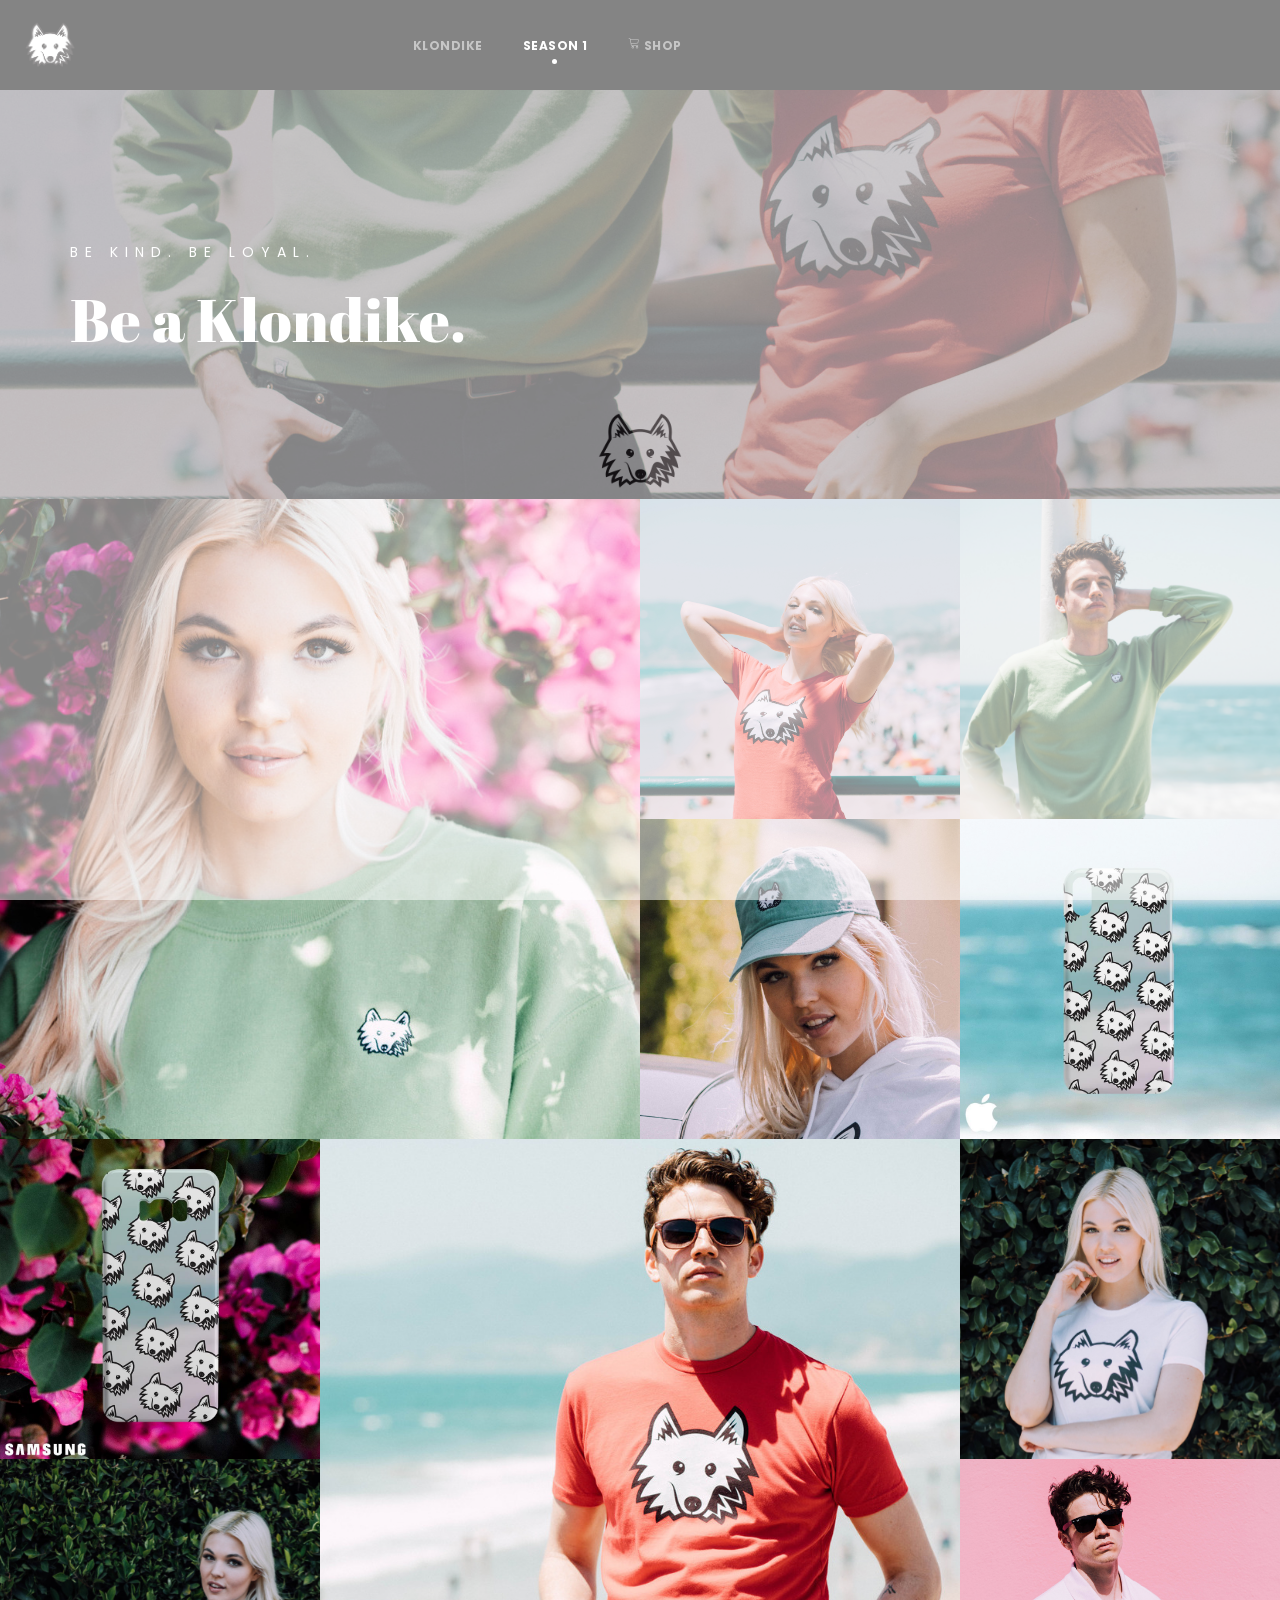
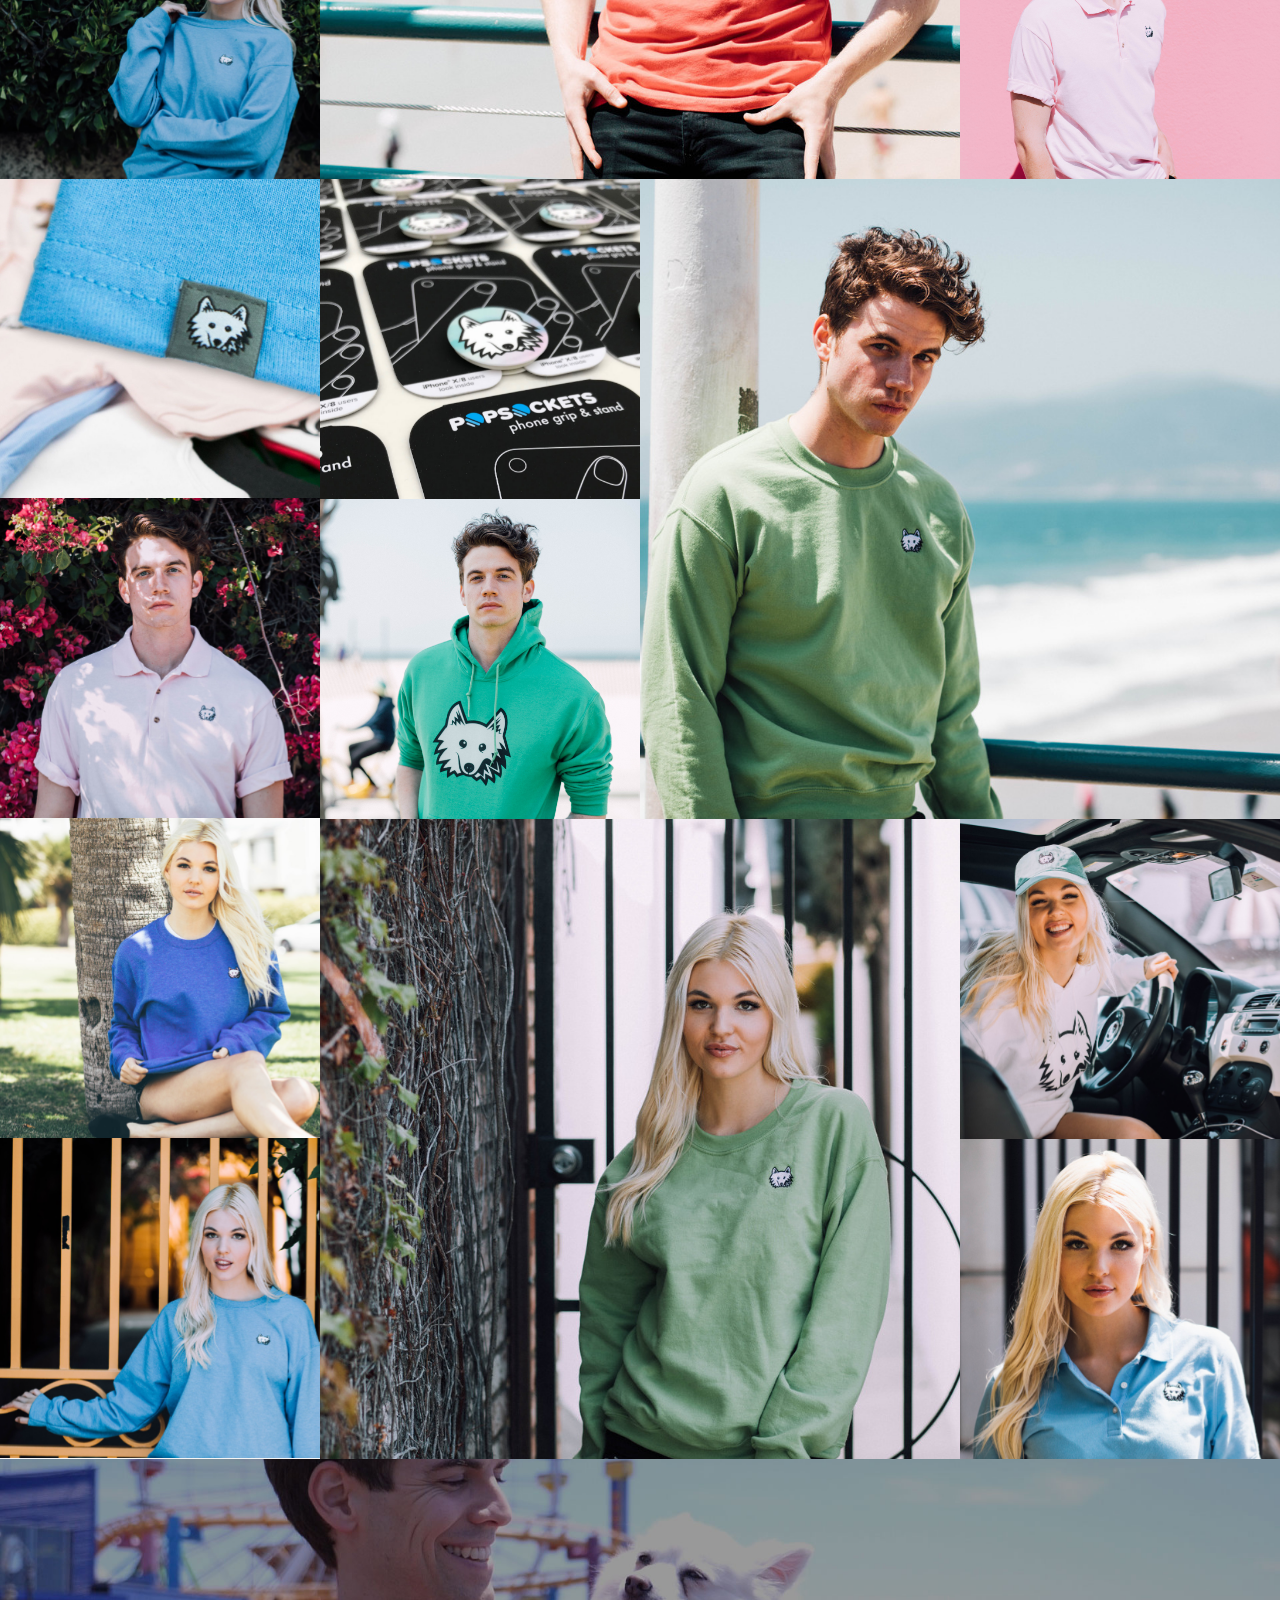
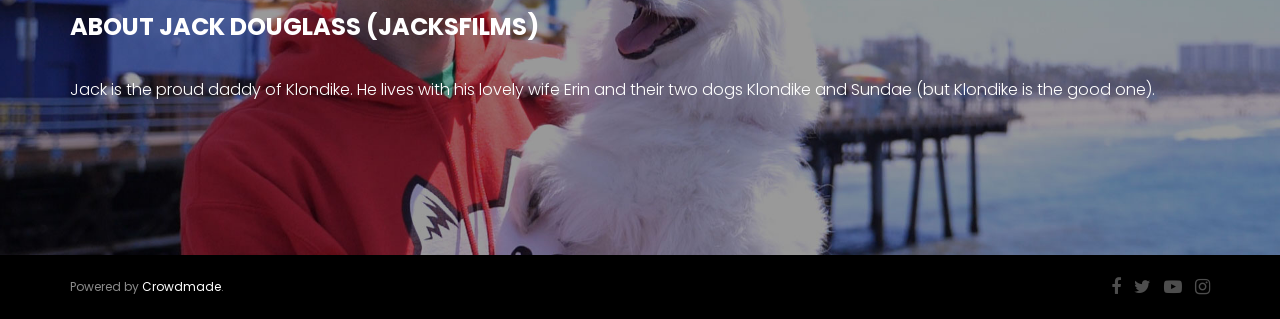
<file: index.html>
<!doctype html>
<html lang="en">
  <head>
    <!-- Basic page needs-->
    <title>Be A Klondike by jacksfilms &amp; Crowdmade.</title>
    <meta charset="UTF-8"/>
    <meta name="viewport" content="width=device-width, initial-scale=1">
    <meta name="description" content="Be kind. Be loyal. Be a Klondike. New merch from Jack Douglass.">

    <meta property="fb:app_id" content="48119224995" />
    <meta property="og:title" content="Be a Klondike." />
    <meta property="og:url" content="http://beaklondike.com/?og=1" />
    <meta property="og:description" content="Be kind. Be loyal. Be a Klondike. New merch from Jack Douglass." />
    <meta property="og:image" content="https://78.media.tumblr.com/avatar_aeb2a20d9307_128.pnj" />

    <meta name="twitter:site" content="tumblr" />
    <meta name="twitter:card" content="app" />
    <meta name="twitter:description" content="Be kind. Be loyal. Be a Klondike. New merch from Jack Douglass." />
    <meta name="twitter:title" content="Be a Klondike." />

    <link rel="shortcut icon" href="images/favicon.ico"/>
    <!-- Google Web Fonts-->
    <link rel="stylesheet" href="https://fonts.googleapis.com/css?family=Poppins:300,400,500,600,700"/>
    <link rel="stylesheet" href="https://fonts.googleapis.com/css?family=Abril+Fatface"/>
    <link rel="stylesheet" href="https://fonts.googleapis.com/css?family=Unna"/>
    <link rel="stylesheet" href="https://fonts.googleapis.com/css?family=PT+Serif"/>
    <link rel="stylesheet" href="https://fonts.googleapis.com/css?family=Muli"/>
    <!-- Vendor CSS-->
    <link rel="stylesheet" media="all" href="css/bootstrap.min.css"/>
    <link rel="stylesheet" media="all" href="css/font-awesome.min.css"/>
    <link rel="stylesheet" media="all" href="css/linearicons.css"/>
    <link rel="stylesheet" media="all" href="css/apolo-icons.css"/>
    <link rel="stylesheet" media="all" href="css/hamburgers.min.css"/>
    <link rel="stylesheet" media="all" href="css/animate.css"/>
    <link rel="stylesheet" media="all" href="vendors/fancybox/jquery.fancybox.min.css"/>
    <link rel="stylesheet" media="all" href="vendors/owl-carousel/assets/owl.carousel.min.css"/>
    <link rel="stylesheet" media="all" href="vendors/mCustomScrollbar/jquery.mCustomScrollbar.min.css"/>
    <link rel="stylesheet" media="all" href="vendors/arcticmodal/jquery.arcticmodal-0.3.css"/>
    <!-- Theme CSS-->
    <link rel="stylesheet" media="all" href="css/style.css"/>
    <!-- Vendor JS-->
    <script src="vendors/modernizr.js"></script>
    <style>
      .apo-header-item img.logo { max-height: 60px; }
      .apo-background-image-section { background-position: center; background-size: cover; padding-top: 150px; padding-bottom: 150px; }
      .shopify-product { margin: auto; }
      .text-white { color: #ffffff !important; }
      .text-left { text-align: left; }
      .klondike-header { background-image: url(images/klondike-s1-header.jpg); }
      .klondike-footer { background-image: url(images/klondike-s1-footer.jpg); }
    </style>
  </head>
  <body>
    <!-- Preloader-->
    <div class="apo-preloader">
      <div class="apo-preloader-outer">
        <div class="apo-preloader-inner">
          <div class="apo-loader">
            <img src="images/klondike-s1-logo-trans.png" alt="Logo">
          </div>
        </div>
      </div>
    </div>
    <!-- End Preloader-->
    <!-- Site Header-->
    <!-- Site Header-->
    <header id="header" class="apo-header apo-header-dark">
      <div class="apo-header-section apo-fixed">
        <div class="apo-header-component-first">
          <div class="apo-header-items">
            <div class="apo-header-item">
              <!-- Logo--><a href="/" title="Home"><img src="images/klondike-s1-logo-trans.png" class="logo" alt="Logo"/></a>
              <!-- End Logo-->
            </div>
          </div>
        </div>
        <div class="apo-header-component-middle">
          <div class="apo-header-items">
            <div class="apo-header-item">
              <!-- Navigation-->
              <nav class="apo-navigation-container">
                <ul class="apo-navigation">
                  <li><a href="/">Klondike</a></li>
                  <li class="apo-current"><a href="#">Season 1</a></li>
                  <li><a href="https://crowdmade.com/collections/jacksfilms"><i class="icon-cart"></i> Shop</a></li>
                </ul>
              </nav>
              <!-- End Navigation-->
            </div>
          </div>
        </div>
        <div class="apo-header-component-last"></div>
      </div>
    </header>
    <!-- End Site Header-->
    <!-- Page Content-->
    <div class="apo-page">

    <!--data-parallax="scroll" data-image-src="images/klondike-s1-header.jpg"  apo-section-parallax -->
      <div class="apo-section apo-background-image-section klondike-header">
        <div class="container text-white">
          <h4 class="apo-section-title apo-style-3">Be Kind. Be Loyal.</h4>
          <h1 class="apo-style-3">Be a Klondike.</blockquote>
        </div>
      </div>

      <!-- Isotope-->
      <div data-isotope-layout="masonry" class="apo-isotope apo-cols-4 apo-portfolio-container apo-style-3">
        <div class="grid-sizer"></div>
        <div class="apo-item apo-item-size-2x">
          <!-- Article-->
          <article class="apo-project">
            <div class="apo-project-media"><a href="#"><img src="images/klondike-s1-1.jpg" alt="Lime Embroidered Klondike Sweater"/></a></div>
            <div class="apo-project-content-wrap">
              <div class="apo-aligner-outer">
                <div class="apo-aligner-inner">
                  <header class="apo-project-header">
                    <h2 class="apo-project-title"><a target="_blank" href="https://crowdmade.com/collections/jacksfilms/products/klondike-face-embroidery-unisex-sweater?variant=12112669343812">Lime Embroidered Klondike Sweater</a></h2>
                  </header>
                  <footer class="apo-project-footer">
                    <ul class="apo-project-meta">
                      <li><a href="#">$34.99</a></li>
                    </ul>
                    <div class="shopify-product" id="shopify-1297131667524">
                  </footer>
                </div>
              </div>
            </div>
          </article>
        </div>
        <div class="apo-item">
          <!-- Article-->
          <article class="apo-project">
            <div class="apo-project-media"><a href="#"><img src="images/klondike-s1-2.jpg" alt="Red Ladies Klondike T-Shirt"/></a></div>
            <div class="apo-project-content-wrap">
              <div class="apo-aligner-outer">
                <div class="apo-aligner-inner">
                  <header class="apo-project-header">
                    <h2 class="apo-project-title"><a target="_blank" href="https://crowdmade.com/collections/jacksfilms/products/klondike-face-screenprint-ladies-t-shirt?variant=12112696082500">Red Ladies Klondike T-Shirt</a></h2>
                  </header>
                  <footer class="apo-project-footer">
                    <ul class="apo-project-meta">
                      <li><a href="#">$24.99</a></li>
                    </ul>
                    <div class="shopify-product" id="shopify-1297136746564">
                  </footer>
                </div>
              </div>
            </div>
          </article>
        </div>
        <div class="apo-item">
          <!-- Article-->
          <article class="apo-project">
            <div class="apo-project-media"><a href="#"><img src="images/klondike-s1-3.jpg" alt="Lime Embroidered Klondike Sweater"/></a></div>
            <div class="apo-project-content-wrap">
              <div class="apo-aligner-outer">
                <div class="apo-aligner-inner">
                  <header class="apo-project-header">
                    <h2 class="apo-project-title"><a target="_blank" href="https://crowdmade.com/collections/jacksfilms/products/klondike-face-embroidery-unisex-sweater?variant=12112669409348">Lime Embroidered Klondike Sweater</a></h2>
                  </header>
                  <footer class="apo-project-footer">
                    <ul class="apo-project-meta">
                      <li><a href="#">$34.99</a></li>
                    </ul>
                    <div class="shopify-product" id="shopify-1297131667524">
                  </footer>
                </div>
              </div>
            </div>
          </article>
        </div>
        <div class="apo-item">
          <!-- Article-->
          <article class="apo-project">
            <div class="apo-project-media"><a href="#"><img src="images/klondike-s1-4.jpg" alt="Seafoam Klondike Hat"/></a></div>
            <div class="apo-project-content-wrap">
              <div class="apo-aligner-outer">
                <div class="apo-aligner-inner">
                  <header class="apo-project-header">
                    <h2 class="apo-project-title"><a target="_blank" href="https://crowdmade.com/collections/jacksfilms/products/klondike-face-embroidery-unisex">Seafoam Klondike Hat</a></h2>
                  </header>
                  <footer class="apo-project-footer">
                    <ul class="apo-project-meta">
                      <li><a href="#">$24.99</a></li>
                    </ul>
                    <div class="shopify-product" id="shopify-1297132486724">
                  </footer>
                </div>
              </div>
            </div>
          </article>
        </div>
        <div class="apo-item">
          <!-- Article-->
          <article class="apo-project">
            <div class="apo-project-media"><a href="#"><img src="images/klondike-s1-5.jpg" alt="Klondike iPhone Case (5-X)"/></a></div>
            <div class="apo-project-content-wrap">
              <div class="apo-aligner-outer">
                <div class="apo-aligner-inner">
                  <header class="apo-project-header">
                    <h2 class="apo-project-title"><a target="_blank" href="https://crowdmade.com/collections/jacksfilms/products/klondike-phone-case-iphone-case">Klondike iPhone Case (5-X)</a></h2>
                  </header>
                  <footer class="apo-project-footer">
                    <ul class="apo-project-meta">
                      <li><a href="#">$16.99</a></li>
                    </ul>
                    <div class="shopify-product" id="shopify-1300174045252">
                  </footer>
                </div>
              </div>
            </div>
          </article>
        </div>
        <div class="apo-item">
          <!-- Article-->
          <article class="apo-project">
            <div class="apo-project-media"><a href="#"><img src="images/klondike-s1-6.jpg" alt="Klondike Samsung Galaxy Case (S3-S8)"/></a></div>
            <div class="apo-project-content-wrap">
              <div class="apo-aligner-outer">
                <div class="apo-aligner-inner">
                  <header class="apo-project-header">
                    <h2 class="apo-project-title"><a href="https://crowdmade.com/collections/jacksfilms/products/klondike-phone-case-samsung-case">Klondike Samsung Galaxy Case (S3-S8)</a></h2>
                  </header>
                  <footer class="apo-project-footer">
                    <ul class="apo-project-meta">
                      <li><a href="#">$16.99</a></li>
                    </ul>
                    <div class="shopify-product" id="shopify-1300174110788">
                  </footer>
                </div>
              </div>
            </div>
          </article>
        </div>
        <div class="apo-item apo-item-size-2x">
          <!-- Article-->
          <article class="apo-project">
            <div class="apo-project-media"><a href="#"><img src="images/klondike-s1-7.jpg" alt="Red Unisex Klondike T-Shirt"/></a></div>
            <div class="apo-project-content-wrap">
              <div class="apo-aligner-outer">
                <div class="apo-aligner-inner">
                  <header class="apo-project-header">
                    <h2 class="apo-project-title"><a target="_blank" href="https://crowdmade.com/collections/jacksfilms/products/klondike-face-screenprint-unisex-t-shirt?variant=12112696672324">Red Unisex Klondike T-Shirt</a></h2>
                  </header>
                  <footer class="apo-project-footer">
                    <ul class="apo-project-meta">
                      <li><a href="#">$24.99</a></li>
                    </ul>
                    <div class="shopify-product" id="shopify-1297136779332">
                  </footer>
                </div>
              </div>
            </div>
          </article>
        </div>
        <div class="apo-item">
          <!-- Article-->
          <article class="apo-project">
            <div class="apo-project-media"><a href="#"><img src="images/klondike-s1-8.jpg" alt="White Ladies Klondike T-Shirt"/></a></div>
            <div class="apo-project-content-wrap">
              <div class="apo-aligner-outer">
                <div class="apo-aligner-inner">
                  <header class="apo-project-header">
                    <h2 class="apo-project-title"><a target="_blank" href="https://crowdmade.com/collections/jacksfilms/products/klondike-face-screenprint-ladies-t-shirt?variant=12112696016964">White Ladies Klondike T-Shirt</a></h2>
                  </header>
                  <footer class="apo-project-footer">
                    <ul class="apo-project-meta">
                      <li><a href="#">$24.99</a></li>
                    </ul>
                    <div class="shopify-product" id="shopify-1297136746564">
                  </footer>
                </div>
              </div>
            </div>
          </article>
        </div>
        <div class="apo-item">
          <!-- Article-->
          <article class="apo-project">
            <div class="apo-project-media"><a href="#"><img src="images/klondike-s1-9.jpg" alt="Heather Blue Embroidered Klondike Sweater"/></a></div>
            <div class="apo-project-content-wrap">
              <div class="apo-aligner-outer">
                <div class="apo-aligner-inner">
                  <header class="apo-project-header">
                    <h2 class="apo-project-title"><a href="https://crowdmade.com/collections/jacksfilms/products/klondike-face-embroidery-unisex-sweater">Heather Blue Embroidered Klondike Sweater</a></h2>
                  </header>
                  <footer class="apo-project-footer">
                    <ul class="apo-project-meta">
                      <li><a href="#">$34.99</a></li>
                    </ul>
                    <div class="shopify-product" id="shopify-1297131667524">
                  </footer>
                </div>
              </div>
            </div>
          </article>
        </div>
        <div class="apo-item">
          <!-- Article-->
          <article class="apo-project">
            <div class="apo-project-media"><a href="#"><img src="images/klondike-s1-10.jpg" alt="Light Pink Embroidered Klondike Polo"/></a></div>
            <div class="apo-project-content-wrap">
              <div class="apo-aligner-outer">
                <div class="apo-aligner-inner">
                  <header class="apo-project-header">
                    <h2 class="apo-project-title"><a target="_blank" href="https://crowdmade.com/collections/jacksfilms/products/klondike-face-embroidery-unisex-polo">Light Pink Embroidered Klondike Polo</a></h2>
                  </header>
                  <footer class="apo-project-footer">
                    <ul class="apo-project-meta">
                      <li><a href="#">$29.99</a></li>
                    </ul>
                    <div class="shopify-product" id="shopify-1297131700292">
                  </footer>
                </div>
              </div>
            </div>
          </article>
        </div>
        <div class="apo-item apo-item-size-1-3x">
          <!-- Article-->
          <article class="apo-project">
            <div class="apo-project-media"><a href="#"><img src="images/klondike-s1-11.jpg" alt="Woven Klondike Hem Tags"/></a></div>
            <div class="apo-project-content-wrap">
              <div class="apo-aligner-outer">
                <div class="apo-aligner-inner">
                  <header class="apo-project-header">
                    <h2 class="apo-project-title"><a target="_blank" href="https://crowdmade.com/collections/jacksfilms">Woven Klondike Hem Tags</a></h2>
                  </header>
                </div>
              </div>
            </div>
          </article>
        </div>
        <div class="apo-item apo-item-size-1-3x">
          <!-- Article-->
          <article class="apo-project">
            <div class="apo-project-media"><a href="#"><img src="images/klondike-s1-12.jpg" alt="Klondike PopSocket"/></a></div>
            <div class="apo-project-content-wrap">
              <div class="apo-aligner-outer">
                <div class="apo-aligner-inner">
                  <header class="apo-project-header">
                    <h2 class="apo-project-title"><a target="_blank" href="https://crowdmade.com/collections/jacksfilms/products/klondike-pop-sockets">Klondike PopSocket</a></h2>
                  </header>
                  <footer class="apo-project-footer">
                    <ul class="apo-project-meta">
                      <li><a href="#">$13.99</a></li>
                    </ul>
                    <div class="shopify-product" id="shopify-1300864401476">
                  </footer>
                </div>
              </div>
            </div>
          </article>
        </div>
        <div class="apo-item apo-item-size-2x">
          <!-- Article-->
          <article class="apo-project">
            <div class="apo-project-media"><a href="#"><img src="images/klondike-s1-13.jpg" alt="Lime Embroidered Klondike Sweater"/></a></div>
            <div class="apo-project-content-wrap">
              <div class="apo-aligner-outer">
                <div class="apo-aligner-inner">
                  <header class="apo-project-header">
                    <h2 class="apo-project-title"><a target="_blank" href="https://crowdmade.com/collections/jacksfilms/products/klondike-face-embroidery-unisex-sweater?variant=12112669409348">Lime Embroidered Klondike Sweater</a></h2>
                  </header>
                  <footer class="apo-project-footer">
                    <ul class="apo-project-meta">
                      <li><a href="#">$34.99</a></li>
                    </ul>
                    <div class="shopify-product" id="shopify-1297131667524">
                  </footer>
                </div>
              </div>
            </div>
          </article>
        </div>
        <div class="apo-item">
          <!-- Article-->
          <article class="apo-project">
            <div class="apo-project-media"><a href="#"><img src="images/klondike-s1-14.jpg" alt="Light Pink Embroidered Klondike Polo"/></a></div>
            <div class="apo-project-content-wrap">
              <div class="apo-aligner-outer">
                <div class="apo-aligner-inner">
                  <header class="apo-project-header">
                    <h2 class="apo-project-title"><a target="_blank" href="https://crowdmade.com/collections/jacksfilms/products/klondike-face-embroidery-unisex-polo">Light Pink Embroidered Klondike Polo</a></h2>
                  </header>
                  <footer class="apo-project-footer">
                    <ul class="apo-project-meta">
                      <li><a href="#">$29.99</a></li>
                    </ul>
                    <div class="shopify-product" id="shopify-1297131700292">
                  </footer>
                </div>
              </div>
            </div>
          </article>
        </div>
        <div class="apo-item">
          <!-- Article-->
          <article class="apo-project">
            <div class="apo-project-media"><a href="#"><img src="images/klondike-s1-15.jpg" alt="Kelly Green Klondike Hoodie"/></a></div>
            <div class="apo-project-content-wrap">
              <div class="apo-aligner-outer">
                <div class="apo-aligner-inner">
                  <header class="apo-project-header">
                    <h2 class="apo-project-title"><a target="_blank" href="https://crowdmade.com/collections/jacksfilms/products/klondike-face-screenprint-unisex-pullover-hoodie">Kelly Green Klondike Hoodie</a></h2>
                  </header>
                  <footer class="apo-project-footer">
                    <ul class="apo-project-meta">
                      <li><a href="#">$37.99</a></li>
                    </ul>
                    <div class="shopify-product" id="shopify-1297136812100">
                  </footer>
                </div>
              </div>
            </div>
          </article>
        </div>
        <div class="apo-item">
          <!-- Article-->
          <article class="apo-project">
            <div class="apo-project-media"><a href="#"><img src="images/klondike-s1-16.jpg" alt="Heather Blue Embroidered Klondike Sweater"/></a></div>
            <div class="apo-project-content-wrap">
              <div class="apo-aligner-outer">
                <div class="apo-aligner-inner">
                  <header class="apo-project-header">
                    <h2 class="apo-project-title"><a target="_blank" href="https://crowdmade.com/collections/jacksfilms/products/klondike-face-embroidery-unisex-sweater">Heather Blue Embroidered Klondike Sweater</a></h2>
                  </header>
                  <footer class="apo-project-footer">
                    <ul class="apo-project-meta">
                      <li><a href="#">$34.99</a></li>
                    </ul>
                    <div class="shopify-product" id="shopify-1297131667524">
                  </footer>
                </div>
              </div>
            </div>
          </article>
        </div>
        <div class="apo-item apo-item-size-2x">
          <!-- Article-->
          <article class="apo-project">
            <div class="apo-project-media"><a href="#"><img src="images/klondike-s1-17.jpg" alt="Lime Embroidered Klondike Sweater"/></a></div>
            <div class="apo-project-content-wrap">
              <div class="apo-aligner-outer">
                <div class="apo-aligner-inner">
                  <header class="apo-project-header">
                    <h2 class="apo-project-title"><a target="_blank" href="https://crowdmade.com/collections/jacksfilms/products/klondike-face-embroidery-unisex-sweater?variant=12112669343812">Lime Embroidered Klondike Sweater</a></h2>
                  </header>
                  <footer class="apo-project-footer">
                    <ul class="apo-project-meta">
                      <li><a href="#">$34.99</a></li>
                    </ul>
                    <div class="shopify-product" id="shopify-1297131667524">
                  </footer>
                </div>
              </div>
            </div>
          </article>
        </div>
        <div class="apo-item apo-item-size-1-3x">
          <!-- Article-->
          <article class="apo-project">
            <div class="apo-project-media"><a href="#"><img src="images/klondike-s1-18.jpg" alt="Seafoam Klondike Hat"/></a></div>
            <div class="apo-project-content-wrap">
              <div class="apo-aligner-outer">
                <div class="apo-aligner-inner">
                  <header class="apo-project-header">
                    <h2 class="apo-project-title"><a target="_blank" href="https://crowdmade.com/collections/jacksfilms/products/klondike-face-screenprint-unisex-pullover-hoodie?variant=12112697032772">Seafoam Klondike Hat</a></h2>
                  </header>
                  <footer class="apo-project-footer">
                    <ul class="apo-project-meta">
                      <li><a href="#">$24.99</a></li>
                    </ul>
                    <div class="shopify-product" id="shopify-1297132486724">
                  </footer>
                </div>
              </div>
            </div>
          </article>
        </div>
        <div class="apo-item">
          <!-- Article-->
          <article class="apo-project">
            <div class="apo-project-media"><a href="#"><img src="images/klondike-s1-19.jpg" alt="Heather Blue Embroidered Klondike Sweater"/></a></div>
            <div class="apo-project-content-wrap">
              <div class="apo-aligner-outer">
                <div class="apo-aligner-inner">
                  <header class="apo-project-header">
                    <h2 class="apo-project-title"><a target="_blank" href="https://crowdmade.com/collections/jacksfilms/products/klondike-face-embroidery-unisex-sweater">Heather Blue Embroidered Klondike Sweater</a></h2>
                  </header>
                  <footer class="apo-project-footer">
                    <ul class="apo-project-meta">
                      <li><a href="#">$34.99</a></li>
                    </ul>
                    <div class="shopify-product" id="shopify-1297131667524">
                  </footer>
                </div>
              </div>
            </div>
          </article>
        </div>
        <div class="apo-item">
          <!-- Article-->
          <article class="apo-project">
            <div class="apo-project-media"><a href="#"><img src="images/klondike-s1-20.jpg" alt="Light Blue Embroidered Klondike Ladies Polo"/></a></div>
            <div class="apo-project-content-wrap">
              <div class="apo-aligner-outer">
                <div class="apo-aligner-inner">
                  <header class="apo-project-header">
                    <h2 class="apo-project-title"><a target="_blank" href="https://crowdmade.com/collections/jacksfilms/products/klondike-face-embroidery-ladies-polo?variant=12112737173572">Light Blue Embroidered Klondike Ladies Polo</a></h2>
                  </header>
                  <footer class="apo-project-footer">
                    <ul class="apo-project-meta">
                      <li><a href="#">$29.99</a></li>
                    </ul>
                    <div class="shopify-product" id="shopify-1297142349892">
                  </footer>
                </div>
              </div>
            </div>
          </article>
        </div>
        <!--div class="apo-item apo-item-size-1-3x">
          <article class="apo-project">
            <div class="apo-project-media"><a href="#"><img src="images/klondike-s1-21.jpg" alt="Light Pink Embroidered Klondike Polo"/></a></div>
            <div class="apo-project-content-wrap">
              <div class="apo-aligner-outer">
                <div class="apo-aligner-inner">
                  <header class="apo-project-header">
                    <h2 class="apo-project-title"><a target="_blank" href="https://crowdmade.com/collections/jacksfilms/products/klondike-face-embroidery-unisex-polo">Light Pink Embroidered Klondike Polo</a></h2>
                  </header>
                  <footer class="apo-project-footer">
                    <ul class="apo-project-meta">
                      <li><a href="#">$29.99</a></li>
                    </ul>
                    <div class="shopify-product" id="shopify-1297131700292">
                  </footer>
                </div>
              </div>
            </div>
          </article>
        </div-->

      </div>
      <div class="apo-section apo-background-image-section klondike-footer">
        <div class="container text-white text-left">
          <h2 class="apo-section-title apo-style-4">About Jack Douglass (jacksfilms)</h2>
          <p>Jack is the proud daddy of Klondike. He lives with his lovely wife Erin and their two dogs Klondike and Sundae (but Klondike is the good one).</p>
        </div>
      </div>
    </div>
    <!-- End Page Content-->
    <!-- Footer-->
    <footer id="footer" class="apo-footer apo-style-2">
      <div class="container">
        <div class="row apo-table-row-sm">
          <div class="col-sm-6">
            <div class="copyright">Powered by <a target="_blank" href="https://crowdmade.com">Crowdmade</a>.</div>
          </div>
          <div class="col-sm-6">
            <!-- Social Networks-->
            <ul class="apo-social-networks">
              <li><a href="facebook.com/jacksfilmsfans" class="apo-social-networks-facebook"><i class="fa fa-facebook"></i></a></li>
              <li><a href="twitter.com/jacksfilms" class="apo-social-networks-twitter"><i class="fa fa-twitter"></i></a></li>
              <li><a href="youtube.com/jacksfilms" class="apo-social-networks-youtube"><i class="fa fa-youtube-play"></i></a></li>
              <li><a href="instagram.com/beaklondike" class="apo-social-networks-instagram"><i class="fa fa-instagram"></i></a></li>
            </ul>
            <!-- End Social Networks-->
          </div>
        </div>
      </div>
    </footer>
    <!-- End Footer-->

   <!-- Analytics JS-->
    <script>
      (function(i,s,o,g,r,a,m){i['GoogleAnalyticsObject']=r;i[r]=i[r]||function(){
      (i[r].q=i[r].q||[]).push(arguments)},i[r].l=1*new Date();a=s.createElement(o),
      m=s.getElementsByTagName(o)[0];a.async=1;a.src=g;m.parentNode.insertBefore(a,m)
      })(window,document,'script','https://www.google-analytics.com/analytics.js','ga');

      ga('create', 'UA-60594459-9', 'auto');
      ga('send', 'pageview');
    </script>


    <!-- Vendor JS-->
    <script src="https://code.jquery.com/jquery-3.1.1.min.js" integrity="sha256-hVVnYaiADRTO2PzUGmuLJr8BLUSjGIZsDYGmIJLv2b8=" crossorigin="anonymous"></script>
    <script src="vendors/handlebars-v4.0.5.js"></script>
    
    <script src="vendors/wt.validator.min.js"></script>
    <script src="vendors/jquery.easing.1.3.min.js"></script>
    <script src="vendors/mad.accordion.js"></script>
    <script src="vendors/mad.customselect.js"></script>
    <script src="vendors/mad.tabs.js"></script>
    <script src="vendors/wat.counters.js"></script>
    <script src="vendors/wt.jquery.nav.1.0.js"></script>
    <script src="vendors/isotope.pkgd.min.js"></script>
    <script src="vendors/imagesloaded.pkgd.min.js"></script>
    <script src="vendors/fancybox/jquery.fancybox.min.js"></script>
    <script src="vendors/appear.min.js"></script>
    <script src="vendors/owl-carousel/owl.carousel.min.js"></script>
    <script src="vendors/mCustomScrollbar/jquery.mCustomScrollbar.concat.min.js"></script>
    <script src="vendors/arcticmodal/jquery.arcticmodal-0.3.min.js"></script>
    <script src="vendors/parallax.min.js"></script>
    <!-- Theme JS-->
    <script src="js/apolo.core.js"></script>
    <script src="js/modules/apolo.newsletter.js"></script>
    <script src="js/modules/apolo.sameheight.js"></script>
    <script src="js/modules/apolo.appear.js"></script>
    <script src="js/modules/apolo.isotope.js"></script>
    <script src="js/apolo.init.js"></script>

    <script type="text/javascript">
    document.addEventListener("DOMContentLoaded", function(){
      var scriptURL = 'https://sdks.shopifycdn.com/buy-button/latest/buy-button-storefront.min.js';
      if (window.ShopifyBuy) {
        if (window.ShopifyBuy.UI) {
          ShopifyBuyInit();
        } else {
          loadScript();
        }
      } else {
        loadScript();
      }

      function loadScript() {
        var script = document.createElement('script');
        script.async = true;
        script.src = scriptURL;
        (document.getElementsByTagName('head')[0] || document.getElementsByTagName('body')[0]).appendChild(script);
        script.onload = ShopifyBuyInit;
      }

      function ShopifyBuyInit(selector) {
        var client = ShopifyBuy.buildClient({
          domain: 'crowdm.myshopify.com',
          apiKey: 'f0220b5c501c8fab5358c0a258b57388',
          appId: '6',
        });

        if (selector == "" || typeof selector != "string") {
          selector = ".shopify-product";
        }

        ShopifyBuy.UI.onReady(client).then(function (ui) {
          var buttons = document.querySelectorAll(selector);
          var buttons_count = buttons.length;

          if (buttons_count) {
            for (var i = 0; i < buttons_count; i++) {
              if (buttons[i]) {
                var id = buttons[i].id.replace(/shopify-/,'')
              } else {
                return;
              }

              ui.createComponent('product', {
                id: [id],
                node: buttons[i],
                moneyFormat: '%24%7B%7Bamount%7D%7D',
                options: {
                  "product": {
                    "buttonDestination": "modal",
                    // "variantId": "all",
                    "width": "150px",
                    "contents": {
                      "img": false,
                      "imgWithCarousel": false,
                      "title": false,
                      "variantTitle": false,
                      "options": false,
                      "price": false,
                      "description": false,
                      "buttonWithQuantity": false,
                      "quantity": false
                    },
                    "text": {
                      "button": "Buy now"
                    },
                    "styles": {
                      "product": {
                        "text-align": "right",
                        "margin": "auto",
                        "@media (min-width: 601px)": {
                          "max-width": "calc(25% - 20px)",
                          "margin-left": "20px",
                          "margin-bottom": "50px"
                        }
                      }
                    }
                  },
                  "cart": {
                    "contents": {
                      "button": true
                    },
                    "styles": {
                      "footer": {
                        "background-color": "#ffffff"
                      }
                    }
                  },
                  "modalProduct": {
                    "contents": {
                      "img": false,
                      "imgWithCarousel": true,
                      "variantTitle": false,
                      "buttonWithQuantity": true,
                      "button": false,
                      "quantity": false
                    },
                    "styles": {
                      "product": {
                        "@media (min-width: 601px)": {
                          "max-width": "100%",
                          "margin-left": "0px",
                          "margin-bottom": "0px"
                        }
                      }
                    }
                  },
                  "productSet": {
                    "styles": {
                      "products": {
                        "@media (min-width: 601px)": {
                          "margin-left": "-20px"
                        }
                      }
                    }
                  }
                }
              });
            }
          }
        });
      }
    });
  </script>
  </body>
</html>
</file>
<file: css/linearicons.css>
@font-face {
	font-family: 'Linearicons';
	src: url('../fonts/Linearicons.ttf') format('truetype');
	font-weight: normal;
	font-style: normal;
}
[class^="icon-"], [class*=" icon-"] {
	font-family: 'Linearicons';
	speak: none;
	font-style: normal;
	font-weight: normal;
	font-variant: normal;
	text-transform: none;
	line-height: 1;
	
	/* Enable Ligatures ================ */
	-webkit-font-feature-settings: "liga";
	-moz-font-feature-settings: "liga=1";
	-moz-font-feature-settings: "liga";
	-ms-font-feature-settings: "liga" 1;
	-o-font-feature-settings: "liga";
	font-feature-settings: "liga";

	/* Better Font Rendering =========== */
	-webkit-font-smoothing: antialiased;
	-moz-osx-font-smoothing: grayscale;
}
.icon-home:before {
	content: "\e600";
}
.icon-home2:before {
	content: "\e601";
}
.icon-home3:before {
	content: "\e602";
}
.icon-home4:before {
	content: "\e603";
}
.icon-home5:before {
	content: "\e604";
}
.icon-home6:before {
	content: "\e605";
}
.icon-bathtub:before {
	content: "\e606";
}
.icon-toothbrush:before {
	content: "\e607";
}
.icon-bed:before {
	content: "\e608";
}
.icon-couch:before {
	content: "\e609";
}
.icon-chair:before {
	content: "\e60a";
}
.icon-city:before {
	content: "\e60b";
}
.icon-apartment:before {
	content: "\e60c";
}
.icon-pencil:before {
	content: "\e60d";
}
.icon-pencil2:before {
	content: "\e60e";
}
.icon-pen:before {
	content: "\e60f";
}
.icon-pencil3:before {
	content: "\e610";
}
.icon-eraser:before {
	content: "\e611";
}
.icon-pencil4:before {
	content: "\e612";
}
.icon-pencil5:before {
	content: "\e613";
}
.icon-feather:before {
	content: "\e614";
}
.icon-feather2:before {
	content: "\e615";
}
.icon-feather3:before {
	content: "\e616";
}
.icon-pen2:before {
	content: "\e617";
}
.icon-pen-add:before {
	content: "\e618";
}
.icon-pen-remove:before {
	content: "\e619";
}
.icon-vector:before {
	content: "\e61a";
}
.icon-pen3:before {
	content: "\e61b";
}
.icon-blog:before {
	content: "\e61c";
}
.icon-brush:before {
	content: "\e61d";
}
.icon-brush2:before {
	content: "\e61e";
}
.icon-spray:before {
	content: "\e61f";
}
.icon-paint-roller:before {
	content: "\e620";
}
.icon-stamp:before {
	content: "\e621";
}
.icon-tape:before {
	content: "\e622";
}
.icon-desk-tape:before {
	content: "\e623";
}
.icon-texture:before {
	content: "\e624";
}
.icon-eye-dropper:before {
	content: "\e625";
}
.icon-palette:before {
	content: "\e626";
}
.icon-color-sampler:before {
	content: "\e627";
}
.icon-bucket:before {
	content: "\e628";
}
.icon-gradient:before {
	content: "\e629";
}
.icon-gradient2:before {
	content: "\e62a";
}
.icon-magic-wand:before {
	content: "\e62b";
}
.icon-magnet:before {
	content: "\e62c";
}
.icon-pencil-ruler:before {
	content: "\e62d";
}
.icon-pencil-ruler2:before {
	content: "\e62e";
}
.icon-compass:before {
	content: "\e62f";
}
.icon-aim:before {
	content: "\e630";
}
.icon-gun:before {
	content: "\e631";
}
.icon-bottle:before {
	content: "\e632";
}
.icon-drop:before {
	content: "\e633";
}
.icon-drop-crossed:before {
	content: "\e634";
}
.icon-drop2:before {
	content: "\e635";
}
.icon-snow:before {
	content: "\e636";
}
.icon-snow2:before {
	content: "\e637";
}
.icon-fire:before {
	content: "\e638";
}
.icon-lighter:before {
	content: "\e639";
}
.icon-knife:before {
	content: "\e63a";
}
.icon-dagger:before {
	content: "\e63b";
}
.icon-tissue:before {
	content: "\e63c";
}
.icon-toilet-paper:before {
	content: "\e63d";
}
.icon-poop:before {
	content: "\e63e";
}
.icon-umbrella:before {
	content: "\e63f";
}
.icon-umbrella2:before {
	content: "\e640";
}
.icon-rain:before {
	content: "\e641";
}
.icon-tornado:before {
	content: "\e642";
}
.icon-wind:before {
	content: "\e643";
}
.icon-fan:before {
	content: "\e644";
}
.icon-contrast:before {
	content: "\e645";
}
.icon-sun-small:before {
	content: "\e646";
}
.icon-sun:before {
	content: "\e647";
}
.icon-sun2:before {
	content: "\e648";
}
.icon-moon:before {
	content: "\e649";
}
.icon-cloud:before {
	content: "\e64a";
}
.icon-cloud-upload:before {
	content: "\e64b";
}
.icon-cloud-download:before {
	content: "\e64c";
}
.icon-cloud-rain:before {
	content: "\e64d";
}
.icon-cloud-hailstones:before {
	content: "\e64e";
}
.icon-cloud-snow:before {
	content: "\e64f";
}
.icon-cloud-windy:before {
	content: "\e650";
}
.icon-sun-wind:before {
	content: "\e651";
}
.icon-cloud-fog:before {
	content: "\e652";
}
.icon-cloud-sun:before {
	content: "\e653";
}
.icon-cloud-lightning:before {
	content: "\e654";
}
.icon-cloud-sync:before {
	content: "\e655";
}
.icon-cloud-lock:before {
	content: "\e656";
}
.icon-cloud-gear:before {
	content: "\e657";
}
.icon-cloud-alert:before {
	content: "\e658";
}
.icon-cloud-check:before {
	content: "\e659";
}
.icon-cloud-cross:before {
	content: "\e65a";
}
.icon-cloud-crossed:before {
	content: "\e65b";
}
.icon-cloud-database:before {
	content: "\e65c";
}
.icon-database:before {
	content: "\e65d";
}
.icon-database-add:before {
	content: "\e65e";
}
.icon-database-remove:before {
	content: "\e65f";
}
.icon-database-lock:before {
	content: "\e660";
}
.icon-database-refresh:before {
	content: "\e661";
}
.icon-database-check:before {
	content: "\e662";
}
.icon-database-history:before {
	content: "\e663";
}
.icon-database-upload:before {
	content: "\e664";
}
.icon-database-download:before {
	content: "\e665";
}
.icon-server:before {
	content: "\e666";
}
.icon-shield:before {
	content: "\e667";
}
.icon-shield-check:before {
	content: "\e668";
}
.icon-shield-alert:before {
	content: "\e669";
}
.icon-shield-cross:before {
	content: "\e66a";
}
.icon-lock:before {
	content: "\e66b";
}
.icon-rotation-lock:before {
	content: "\e66c";
}
.icon-unlock:before {
	content: "\e66d";
}
.icon-key:before {
	content: "\e66e";
}
.icon-key-hole:before {
	content: "\e66f";
}
.icon-toggle-off:before {
	content: "\e670";
}
.icon-toggle-on:before {
	content: "\e671";
}
.icon-cog:before {
	content: "\e672";
}
.icon-cog2:before {
	content: "\e673";
}
.icon-wrench:before {
	content: "\e674";
}
.icon-screwdriver:before {
	content: "\e675";
}
.icon-hammer-wrench:before {
	content: "\e676";
}
.icon-hammer:before {
	content: "\e677";
}
.icon-saw:before {
	content: "\e678";
}
.icon-axe:before {
	content: "\e679";
}
.icon-axe2:before {
	content: "\e67a";
}
.icon-shovel:before {
	content: "\e67b";
}
.icon-pickaxe:before {
	content: "\e67c";
}
.icon-factory:before {
	content: "\e67d";
}
.icon-factory2:before {
	content: "\e67e";
}
.icon-recycle:before {
	content: "\e67f";
}
.icon-trash:before {
	content: "\e680";
}
.icon-trash2:before {
	content: "\e681";
}
.icon-trash3:before {
	content: "\e682";
}
.icon-broom:before {
	content: "\e683";
}
.icon-game:before {
	content: "\e684";
}
.icon-gamepad:before {
	content: "\e685";
}
.icon-joystick:before {
	content: "\e686";
}
.icon-dice:before {
	content: "\e687";
}
.icon-spades:before {
	content: "\e688";
}
.icon-diamonds:before {
	content: "\e689";
}
.icon-clubs:before {
	content: "\e68a";
}
.icon-hearts:before {
	content: "\e68b";
}
.icon-heart:before {
	content: "\e68c";
}
.icon-star:before {
	content: "\e68d";
}
.icon-star-half:before {
	content: "\e68e";
}
.icon-star-empty:before {
	content: "\e68f";
}
.icon-flag:before {
	content: "\e690";
}
.icon-flag2:before {
	content: "\e691";
}
.icon-flag3:before {
	content: "\e692";
}
.icon-mailbox-full:before {
	content: "\e693";
}
.icon-mailbox-empty:before {
	content: "\e694";
}
.icon-at-sign:before {
	content: "\e695";
}
.icon-envelope:before {
	content: "\e696";
}
.icon-envelope-open:before {
	content: "\e697";
}
.icon-paperclip:before {
	content: "\e698";
}
.icon-paper-plane:before {
	content: "\e699";
}
.icon-reply:before {
	content: "\e69a";
}
.icon-reply-all:before {
	content: "\e69b";
}
.icon-inbox:before {
	content: "\e69c";
}
.icon-inbox2:before {
	content: "\e69d";
}
.icon-outbox:before {
	content: "\e69e";
}
.icon-box:before {
	content: "\e69f";
}
.icon-archive:before {
	content: "\e6a0";
}
.icon-archive2:before {
	content: "\e6a1";
}
.icon-drawers:before {
	content: "\e6a2";
}
.icon-drawers2:before {
	content: "\e6a3";
}
.icon-drawers3:before {
	content: "\e6a4";
}
.icon-eye:before {
	content: "\e6a5";
}
.icon-eye-crossed:before {
	content: "\e6a6";
}
.icon-eye-plus:before {
	content: "\e6a7";
}
.icon-eye-minus:before {
	content: "\e6a8";
}
.icon-binoculars:before {
	content: "\e6a9";
}
.icon-binoculars2:before {
	content: "\e6aa";
}
.icon-hdd:before {
	content: "\e6ab";
}
.icon-hdd-down:before {
	content: "\e6ac";
}
.icon-hdd-up:before {
	content: "\e6ad";
}
.icon-floppy-disk:before {
	content: "\e6ae";
}
.icon-disc:before {
	content: "\e6af";
}
.icon-tape2:before {
	content: "\e6b0";
}
.icon-printer:before {
	content: "\e6b1";
}
.icon-shredder:before {
	content: "\e6b2";
}
.icon-file-empty:before {
	content: "\e6b3";
}
.icon-file-add:before {
	content: "\e6b4";
}
.icon-file-check:before {
	content: "\e6b5";
}
.icon-file-lock:before {
	content: "\e6b6";
}
.icon-files:before {
	content: "\e6b7";
}
.icon-copy:before {
	content: "\e6b8";
}
.icon-compare:before {
	content: "\e6b9";
}
.icon-folder:before {
	content: "\e6ba";
}
.icon-folder-search:before {
	content: "\e6bb";
}
.icon-folder-plus:before {
	content: "\e6bc";
}
.icon-folder-minus:before {
	content: "\e6bd";
}
.icon-folder-download:before {
	content: "\e6be";
}
.icon-folder-upload:before {
	content: "\e6bf";
}
.icon-folder-star:before {
	content: "\e6c0";
}
.icon-folder-heart:before {
	content: "\e6c1";
}
.icon-folder-user:before {
	content: "\e6c2";
}
.icon-folder-shared:before {
	content: "\e6c3";
}
.icon-folder-music:before {
	content: "\e6c4";
}
.icon-folder-picture:before {
	content: "\e6c5";
}
.icon-folder-film:before {
	content: "\e6c6";
}
.icon-scissors:before {
	content: "\e6c7";
}
.icon-paste:before {
	content: "\e6c8";
}
.icon-clipboard-empty:before {
	content: "\e6c9";
}
.icon-clipboard-pencil:before {
	content: "\e6ca";
}
.icon-clipboard-text:before {
	content: "\e6cb";
}
.icon-clipboard-check:before {
	content: "\e6cc";
}
.icon-clipboard-down:before {
	content: "\e6cd";
}
.icon-clipboard-left:before {
	content: "\e6ce";
}
.icon-clipboard-alert:before {
	content: "\e6cf";
}
.icon-clipboard-user:before {
	content: "\e6d0";
}
.icon-register:before {
	content: "\e6d1";
}
.icon-enter:before {
	content: "\e6d2";
}
.icon-exit:before {
	content: "\e6d3";
}
.icon-papers:before {
	content: "\e6d4";
}
.icon-news:before {
	content: "\e6d5";
}
.icon-reading:before {
	content: "\e6d6";
}
.icon-typewriter:before {
	content: "\e6d7";
}
.icon-document:before {
	content: "\e6d8";
}
.icon-document2:before {
	content: "\e6d9";
}
.icon-graduation-hat:before {
	content: "\e6da";
}
.icon-license:before {
	content: "\e6db";
}
.icon-license2:before {
	content: "\e6dc";
}
.icon-medal-empty:before {
	content: "\e6dd";
}
.icon-medal-first:before {
	content: "\e6de";
}
.icon-medal-second:before {
	content: "\e6df";
}
.icon-medal-third:before {
	content: "\e6e0";
}
.icon-podium:before {
	content: "\e6e1";
}
.icon-trophy:before {
	content: "\e6e2";
}
.icon-trophy2:before {
	content: "\e6e3";
}
.icon-music-note:before {
	content: "\e6e4";
}
.icon-music-note2:before {
	content: "\e6e5";
}
.icon-music-note3:before {
	content: "\e6e6";
}
.icon-playlist:before {
	content: "\e6e7";
}
.icon-playlist-add:before {
	content: "\e6e8";
}
.icon-guitar:before {
	content: "\e6e9";
}
.icon-trumpet:before {
	content: "\e6ea";
}
.icon-album:before {
	content: "\e6eb";
}
.icon-shuffle:before {
	content: "\e6ec";
}
.icon-repeat-one:before {
	content: "\e6ed";
}
.icon-repeat:before {
	content: "\e6ee";
}
.icon-headphones:before {
	content: "\e6ef";
}
.icon-headset:before {
	content: "\e6f0";
}
.icon-loudspeaker:before {
	content: "\e6f1";
}
.icon-equalizer:before {
	content: "\e6f2";
}
.icon-theater:before {
	content: "\e6f3";
}
.icon-3d-glasses:before {
	content: "\e6f4";
}
.icon-ticket:before {
	content: "\e6f5";
}
.icon-presentation:before {
	content: "\e6f6";
}
.icon-play:before {
	content: "\e6f7";
}
.icon-film-play:before {
	content: "\e6f8";
}
.icon-clapboard-play:before {
	content: "\e6f9";
}
.icon-media:before {
	content: "\e6fa";
}
.icon-film:before {
	content: "\e6fb";
}
.icon-film2:before {
	content: "\e6fc";
}
.icon-surveillance:before {
	content: "\e6fd";
}
.icon-surveillance2:before {
	content: "\e6fe";
}
.icon-camera:before {
	content: "\e6ff";
}
.icon-camera-crossed:before {
	content: "\e700";
}
.icon-camera-play:before {
	content: "\e701";
}
.icon-time-lapse:before {
	content: "\e702";
}
.icon-record:before {
	content: "\e703";
}
.icon-camera2:before {
	content: "\e704";
}
.icon-camera-flip:before {
	content: "\e705";
}
.icon-panorama:before {
	content: "\e706";
}
.icon-time-lapse2:before {
	content: "\e707";
}
.icon-shutter:before {
	content: "\e708";
}
.icon-shutter2:before {
	content: "\e709";
}
.icon-face-detection:before {
	content: "\e70a";
}
.icon-flare:before {
	content: "\e70b";
}
.icon-convex:before {
	content: "\e70c";
}
.icon-concave:before {
	content: "\e70d";
}
.icon-picture:before {
	content: "\e70e";
}
.icon-picture2:before {
	content: "\e70f";
}
.icon-picture3:before {
	content: "\e710";
}
.icon-pictures:before {
	content: "\e711";
}
.icon-book:before {
	content: "\e712";
}
.icon-audio-book:before {
	content: "\e713";
}
.icon-book2:before {
	content: "\e714";
}
.icon-bookmark:before {
	content: "\e715";
}
.icon-bookmark2:before {
	content: "\e716";
}
.icon-label:before {
	content: "\e717";
}
.icon-library:before {
	content: "\e718";
}
.icon-library2:before {
	content: "\e719";
}
.icon-contacts:before {
	content: "\e71a";
}
.icon-profile:before {
	content: "\e71b";
}
.icon-portrait:before {
	content: "\e71c";
}
.icon-portrait2:before {
	content: "\e71d";
}
.icon-user:before {
	content: "\e71e";
}
.icon-user-plus:before {
	content: "\e71f";
}
.icon-user-minus:before {
	content: "\e720";
}
.icon-user-lock:before {
	content: "\e721";
}
.icon-users:before {
	content: "\e722";
}
.icon-users2:before {
	content: "\e723";
}
.icon-users-plus:before {
	content: "\e724";
}
.icon-users-minus:before {
	content: "\e725";
}
.icon-group-work:before {
	content: "\e726";
}
.icon-woman:before {
	content: "\e727";
}
.icon-man:before {
	content: "\e728";
}
.icon-baby:before {
	content: "\e729";
}
.icon-baby2:before {
	content: "\e72a";
}
.icon-baby3:before {
	content: "\e72b";
}
.icon-baby-bottle:before {
	content: "\e72c";
}
.icon-walk:before {
	content: "\e72d";
}
.icon-hand-waving:before {
	content: "\e72e";
}
.icon-jump:before {
	content: "\e72f";
}
.icon-run:before {
	content: "\e730";
}
.icon-woman2:before {
	content: "\e731";
}
.icon-man2:before {
	content: "\e732";
}
.icon-man-woman:before {
	content: "\e733";
}
.icon-height:before {
	content: "\e734";
}
.icon-weight:before {
	content: "\e735";
}
.icon-scale:before {
	content: "\e736";
}
.icon-button:before {
	content: "\e737";
}
.icon-bow-tie:before {
	content: "\e738";
}
.icon-tie:before {
	content: "\e739";
}
.icon-socks:before {
	content: "\e73a";
}
.icon-shoe:before {
	content: "\e73b";
}
.icon-shoes:before {
	content: "\e73c";
}
.icon-hat:before {
	content: "\e73d";
}
.icon-pants:before {
	content: "\e73e";
}
.icon-shorts:before {
	content: "\e73f";
}
.icon-flip-flops:before {
	content: "\e740";
}
.icon-shirt:before {
	content: "\e741";
}
.icon-hanger:before {
	content: "\e742";
}
.icon-laundry:before {
	content: "\e743";
}
.icon-store:before {
	content: "\e744";
}
.icon-haircut:before {
	content: "\e745";
}
.icon-store-24:before {
	content: "\e746";
}
.icon-barcode:before {
	content: "\e747";
}
.icon-barcode2:before {
	content: "\e748";
}
.icon-barcode3:before {
	content: "\e749";
}
.icon-cashier:before {
	content: "\e74a";
}
.icon-bag:before {
	content: "\e74b";
}
.icon-bag2:before {
	content: "\e74c";
}
.icon-cart:before {
	content: "\e74d";
}
.icon-cart-empty:before {
	content: "\e74e";
}
.icon-cart-full:before {
	content: "\e74f";
}
.icon-cart-plus:before {
	content: "\e750";
}
.icon-cart-plus2:before {
	content: "\e751";
}
.icon-cart-add:before {
	content: "\e752";
}
.icon-cart-remove:before {
	content: "\e753";
}
.icon-cart-exchange:before {
	content: "\e754";
}
.icon-tag:before {
	content: "\e755";
}
.icon-tags:before {
	content: "\e756";
}
.icon-receipt:before {
	content: "\e757";
}
.icon-wallet:before {
	content: "\e758";
}
.icon-credit-card:before {
	content: "\e759";
}
.icon-cash-dollar:before {
	content: "\e75a";
}
.icon-cash-euro:before {
	content: "\e75b";
}
.icon-cash-pound:before {
	content: "\e75c";
}
.icon-cash-yen:before {
	content: "\e75d";
}
.icon-bag-dollar:before {
	content: "\e75e";
}
.icon-bag-euro:before {
	content: "\e75f";
}
.icon-bag-pound:before {
	content: "\e760";
}
.icon-bag-yen:before {
	content: "\e761";
}
.icon-coin-dollar:before {
	content: "\e762";
}
.icon-coin-euro:before {
	content: "\e763";
}
.icon-coin-pound:before {
	content: "\e764";
}
.icon-coin-yen:before {
	content: "\e765";
}
.icon-calculator:before {
	content: "\e766";
}
.icon-calculator2:before {
	content: "\e767";
}
.icon-abacus:before {
	content: "\e768";
}
.icon-vault:before {
	content: "\e769";
}
.icon-telephone:before {
	content: "\e76a";
}
.icon-phone-lock:before {
	content: "\e76b";
}
.icon-phone-wave:before {
	content: "\e76c";
}
.icon-phone-pause:before {
	content: "\e76d";
}
.icon-phone-outgoing:before {
	content: "\e76e";
}
.icon-phone-incoming:before {
	content: "\e76f";
}
.icon-phone-in-out:before {
	content: "\e770";
}
.icon-phone-error:before {
	content: "\e771";
}
.icon-phone-sip:before {
	content: "\e772";
}
.icon-phone-plus:before {
	content: "\e773";
}
.icon-phone-minus:before {
	content: "\e774";
}
.icon-voicemail:before {
	content: "\e775";
}
.icon-dial:before {
	content: "\e776";
}
.icon-telephone2:before {
	content: "\e777";
}
.icon-pushpin:before {
	content: "\e778";
}
.icon-pushpin2:before {
	content: "\e779";
}
.icon-map-marker:before {
	content: "\e77a";
}
.icon-map-marker-user:before {
	content: "\e77b";
}
.icon-map-marker-down:before {
	content: "\e77c";
}
.icon-map-marker-check:before {
	content: "\e77d";
}
.icon-map-marker-crossed:before {
	content: "\e77e";
}
.icon-radar:before {
	content: "\e77f";
}
.icon-compass2:before {
	content: "\e780";
}
.icon-map:before {
	content: "\e781";
}
.icon-map2:before {
	content: "\e782";
}
.icon-location:before {
	content: "\e783";
}
.icon-road-sign:before {
	content: "\e784";
}
.icon-calendar-empty:before {
	content: "\e785";
}
.icon-calendar-check:before {
	content: "\e786";
}
.icon-calendar-cross:before {
	content: "\e787";
}
.icon-calendar-31:before {
	content: "\e788";
}
.icon-calendar-full:before {
	content: "\e789";
}
.icon-calendar-insert:before {
	content: "\e78a";
}
.icon-calendar-text:before {
	content: "\e78b";
}
.icon-calendar-user:before {
	content: "\e78c";
}
.icon-mouse:before {
	content: "\e78d";
}
.icon-mouse-left:before {
	content: "\e78e";
}
.icon-mouse-right:before {
	content: "\e78f";
}
.icon-mouse-both:before {
	content: "\e790";
}
.icon-keyboard:before {
	content: "\e791";
}
.icon-keyboard-up:before {
	content: "\e792";
}
.icon-keyboard-down:before {
	content: "\e793";
}
.icon-delete:before {
	content: "\e794";
}
.icon-spell-check:before {
	content: "\e795";
}
.icon-escape:before {
	content: "\e796";
}
.icon-enter2:before {
	content: "\e797";
}
.icon-screen:before {
	content: "\e798";
}
.icon-aspect-ratio:before {
	content: "\e799";
}
.icon-signal:before {
	content: "\e79a";
}
.icon-signal-lock:before {
	content: "\e79b";
}
.icon-signal-80:before {
	content: "\e79c";
}
.icon-signal-60:before {
	content: "\e79d";
}
.icon-signal-40:before {
	content: "\e79e";
}
.icon-signal-20:before {
	content: "\e79f";
}
.icon-signal-0:before {
	content: "\e7a0";
}
.icon-signal-blocked:before {
	content: "\e7a1";
}
.icon-sim:before {
	content: "\e7a2";
}
.icon-flash-memory:before {
	content: "\e7a3";
}
.icon-usb-drive:before {
	content: "\e7a4";
}
.icon-phone:before {
	content: "\e7a5";
}
.icon-smartphone:before {
	content: "\e7a6";
}
.icon-smartphone-notification:before {
	content: "\e7a7";
}
.icon-smartphone-vibration:before {
	content: "\e7a8";
}
.icon-smartphone-embed:before {
	content: "\e7a9";
}
.icon-smartphone-waves:before {
	content: "\e7aa";
}
.icon-tablet:before {
	content: "\e7ab";
}
.icon-tablet2:before {
	content: "\e7ac";
}
.icon-laptop:before {
	content: "\e7ad";
}
.icon-laptop-phone:before {
	content: "\e7ae";
}
.icon-desktop:before {
	content: "\e7af";
}
.icon-launch:before {
	content: "\e7b0";
}
.icon-new-tab:before {
	content: "\e7b1";
}
.icon-window:before {
	content: "\e7b2";
}
.icon-cable:before {
	content: "\e7b3";
}
.icon-cable2:before {
	content: "\e7b4";
}
.icon-tv:before {
	content: "\e7b5";
}
.icon-radio:before {
	content: "\e7b6";
}
.icon-remote-control:before {
	content: "\e7b7";
}
.icon-power-switch:before {
	content: "\e7b8";
}
.icon-power:before {
	content: "\e7b9";
}
.icon-power-crossed:before {
	content: "\e7ba";
}
.icon-flash-auto:before {
	content: "\e7bb";
}
.icon-lamp:before {
	content: "\e7bc";
}
.icon-flashlight:before {
	content: "\e7bd";
}
.icon-lampshade:before {
	content: "\e7be";
}
.icon-cord:before {
	content: "\e7bf";
}
.icon-outlet:before {
	content: "\e7c0";
}
.icon-battery-power:before {
	content: "\e7c1";
}
.icon-battery-empty:before {
	content: "\e7c2";
}
.icon-battery-alert:before {
	content: "\e7c3";
}
.icon-battery-error:before {
	content: "\e7c4";
}
.icon-battery-low1:before {
	content: "\e7c5";
}
.icon-battery-low2:before {
	content: "\e7c6";
}
.icon-battery-low3:before {
	content: "\e7c7";
}
.icon-battery-mid1:before {
	content: "\e7c8";
}
.icon-battery-mid2:before {
	content: "\e7c9";
}
.icon-battery-mid3:before {
	content: "\e7ca";
}
.icon-battery-full:before {
	content: "\e7cb";
}
.icon-battery-charging:before {
	content: "\e7cc";
}
.icon-battery-charging2:before {
	content: "\e7cd";
}
.icon-battery-charging3:before {
	content: "\e7ce";
}
.icon-battery-charging4:before {
	content: "\e7cf";
}
.icon-battery-charging5:before {
	content: "\e7d0";
}
.icon-battery-charging6:before {
	content: "\e7d1";
}
.icon-battery-charging7:before {
	content: "\e7d2";
}
.icon-chip:before {
	content: "\e7d3";
}
.icon-chip-x64:before {
	content: "\e7d4";
}
.icon-chip-x86:before {
	content: "\e7d5";
}
.icon-bubble:before {
	content: "\e7d6";
}
.icon-bubbles:before {
	content: "\e7d7";
}
.icon-bubble-dots:before {
	content: "\e7d8";
}
.icon-bubble-alert:before {
	content: "\e7d9";
}
.icon-bubble-question:before {
	content: "\e7da";
}
.icon-bubble-text:before {
	content: "\e7db";
}
.icon-bubble-pencil:before {
	content: "\e7dc";
}
.icon-bubble-picture:before {
	content: "\e7dd";
}
.icon-bubble-video:before {
	content: "\e7de";
}
.icon-bubble-user:before {
	content: "\e7df";
}
.icon-bubble-quote:before {
	content: "\e7e0";
}
.icon-bubble-heart:before {
	content: "\e7e1";
}
.icon-bubble-emoticon:before {
	content: "\e7e2";
}
.icon-bubble-attachment:before {
	content: "\e7e3";
}
.icon-phone-bubble:before {
	content: "\e7e4";
}
.icon-quote-open:before {
	content: "\e7e5";
}
.icon-quote-close:before {
	content: "\e7e6";
}
.icon-dna:before {
	content: "\e7e7";
}
.icon-heart-pulse:before {
	content: "\e7e8";
}
.icon-pulse:before {
	content: "\e7e9";
}
.icon-syringe:before {
	content: "\e7ea";
}
.icon-pills:before {
	content: "\e7eb";
}
.icon-first-aid:before {
	content: "\e7ec";
}
.icon-lifebuoy:before {
	content: "\e7ed";
}
.icon-bandage:before {
	content: "\e7ee";
}
.icon-bandages:before {
	content: "\e7ef";
}
.icon-thermometer:before {
	content: "\e7f0";
}
.icon-microscope:before {
	content: "\e7f1";
}
.icon-brain:before {
	content: "\e7f2";
}
.icon-beaker:before {
	content: "\e7f3";
}
.icon-skull:before {
	content: "\e7f4";
}
.icon-bone:before {
	content: "\e7f5";
}
.icon-construction:before {
	content: "\e7f6";
}
.icon-construction-cone:before {
	content: "\e7f7";
}
.icon-pie-chart:before {
	content: "\e7f8";
}
.icon-pie-chart2:before {
	content: "\e7f9";
}
.icon-graph:before {
	content: "\e7fa";
}
.icon-chart-growth:before {
	content: "\e7fb";
}
.icon-chart-bars:before {
	content: "\e7fc";
}
.icon-chart-settings:before {
	content: "\e7fd";
}
.icon-cake:before {
	content: "\e7fe";
}
.icon-gift:before {
	content: "\e7ff";
}
.icon-balloon:before {
	content: "\e800";
}
.icon-rank:before {
	content: "\e801";
}
.icon-rank2:before {
	content: "\e802";
}
.icon-rank3:before {
	content: "\e803";
}
.icon-crown:before {
	content: "\e804";
}
.icon-lotus:before {
	content: "\e805";
}
.icon-diamond:before {
	content: "\e806";
}
.icon-diamond2:before {
	content: "\e807";
}
.icon-diamond3:before {
	content: "\e808";
}
.icon-diamond4:before {
	content: "\e809";
}
.icon-linearicons:before {
	content: "\e80a";
}
.icon-teacup:before {
	content: "\e80b";
}
.icon-teapot:before {
	content: "\e80c";
}
.icon-glass:before {
	content: "\e80d";
}
.icon-bottle2:before {
	content: "\e80e";
}
.icon-glass-cocktail:before {
	content: "\e80f";
}
.icon-glass2:before {
	content: "\e810";
}
.icon-dinner:before {
	content: "\e811";
}
.icon-dinner2:before {
	content: "\e812";
}
.icon-chef:before {
	content: "\e813";
}
.icon-scale2:before {
	content: "\e814";
}
.icon-egg:before {
	content: "\e815";
}
.icon-egg2:before {
	content: "\e816";
}
.icon-eggs:before {
	content: "\e817";
}
.icon-platter:before {
	content: "\e818";
}
.icon-steak:before {
	content: "\e819";
}
.icon-hamburger:before {
	content: "\e81a";
}
.icon-hotdog:before {
	content: "\e81b";
}
.icon-pizza:before {
	content: "\e81c";
}
.icon-sausage:before {
	content: "\e81d";
}
.icon-chicken:before {
	content: "\e81e";
}
.icon-fish:before {
	content: "\e81f";
}
.icon-carrot:before {
	content: "\e820";
}
.icon-cheese:before {
	content: "\e821";
}
.icon-bread:before {
	content: "\e822";
}
.icon-ice-cream:before {
	content: "\e823";
}
.icon-ice-cream2:before {
	content: "\e824";
}
.icon-candy:before {
	content: "\e825";
}
.icon-lollipop:before {
	content: "\e826";
}
.icon-coffee-bean:before {
	content: "\e827";
}
.icon-coffee-cup:before {
	content: "\e828";
}
.icon-cherry:before {
	content: "\e829";
}
.icon-grapes:before {
	content: "\e82a";
}
.icon-citrus:before {
	content: "\e82b";
}
.icon-apple:before {
	content: "\e82c";
}
.icon-leaf:before {
	content: "\e82d";
}
.icon-landscape:before {
	content: "\e82e";
}
.icon-pine-tree:before {
	content: "\e82f";
}
.icon-tree:before {
	content: "\e830";
}
.icon-cactus:before {
	content: "\e831";
}
.icon-paw:before {
	content: "\e832";
}
.icon-footprint:before {
	content: "\e833";
}
.icon-speed-slow:before {
	content: "\e834";
}
.icon-speed-medium:before {
	content: "\e835";
}
.icon-speed-fast:before {
	content: "\e836";
}
.icon-rocket:before {
	content: "\e837";
}
.icon-hammer2:before {
	content: "\e838";
}
.icon-balance:before {
	content: "\e839";
}
.icon-briefcase:before {
	content: "\e83a";
}
.icon-luggage-weight:before {
	content: "\e83b";
}
.icon-dolly:before {
	content: "\e83c";
}
.icon-plane:before {
	content: "\e83d";
}
.icon-plane-crossed:before {
	content: "\e83e";
}
.icon-helicopter:before {
	content: "\e83f";
}
.icon-traffic-lights:before {
	content: "\e840";
}
.icon-siren:before {
	content: "\e841";
}
.icon-road:before {
	content: "\e842";
}
.icon-engine:before {
	content: "\e843";
}
.icon-oil-pressure:before {
	content: "\e844";
}
.icon-coolant-temperature:before {
	content: "\e845";
}
.icon-car-battery:before {
	content: "\e846";
}
.icon-gas:before {
	content: "\e847";
}
.icon-gallon:before {
	content: "\e848";
}
.icon-transmission:before {
	content: "\e849";
}
.icon-car:before {
	content: "\e84a";
}
.icon-car-wash:before {
	content: "\e84b";
}
.icon-car-wash2:before {
	content: "\e84c";
}
.icon-bus:before {
	content: "\e84d";
}
.icon-bus2:before {
	content: "\e84e";
}
.icon-car2:before {
	content: "\e84f";
}
.icon-parking:before {
	content: "\e850";
}
.icon-car-lock:before {
	content: "\e851";
}
.icon-taxi:before {
	content: "\e852";
}
.icon-car-siren:before {
	content: "\e853";
}
.icon-car-wash3:before {
	content: "\e854";
}
.icon-car-wash4:before {
	content: "\e855";
}
.icon-ambulance:before {
	content: "\e856";
}
.icon-truck:before {
	content: "\e857";
}
.icon-trailer:before {
	content: "\e858";
}
.icon-scale-truck:before {
	content: "\e859";
}
.icon-train:before {
	content: "\e85a";
}
.icon-ship:before {
	content: "\e85b";
}
.icon-ship2:before {
	content: "\e85c";
}
.icon-anchor:before {
	content: "\e85d";
}
.icon-boat:before {
	content: "\e85e";
}
.icon-bicycle:before {
	content: "\e85f";
}
.icon-bicycle2:before {
	content: "\e860";
}
.icon-dumbbell:before {
	content: "\e861";
}
.icon-bench-press:before {
	content: "\e862";
}
.icon-swim:before {
	content: "\e863";
}
.icon-football:before {
	content: "\e864";
}
.icon-baseball-bat:before {
	content: "\e865";
}
.icon-baseball:before {
	content: "\e866";
}
.icon-tennis:before {
	content: "\e867";
}
.icon-tennis2:before {
	content: "\e868";
}
.icon-ping-pong:before {
	content: "\e869";
}
.icon-hockey:before {
	content: "\e86a";
}
.icon-8ball:before {
	content: "\e86b";
}
.icon-bowling:before {
	content: "\e86c";
}
.icon-bowling-pins:before {
	content: "\e86d";
}
.icon-golf:before {
	content: "\e86e";
}
.icon-golf2:before {
	content: "\e86f";
}
.icon-archery:before {
	content: "\e870";
}
.icon-slingshot:before {
	content: "\e871";
}
.icon-soccer:before {
	content: "\e872";
}
.icon-basketball:before {
	content: "\e873";
}
.icon-cube:before {
	content: "\e874";
}
.icon-3d-rotate:before {
	content: "\e875";
}
.icon-puzzle:before {
	content: "\e876";
}
.icon-glasses:before {
	content: "\e877";
}
.icon-glasses2:before {
	content: "\e878";
}
.icon-accessibility:before {
	content: "\e879";
}
.icon-wheelchair:before {
	content: "\e87a";
}
.icon-wall:before {
	content: "\e87b";
}
.icon-fence:before {
	content: "\e87c";
}
.icon-wall2:before {
	content: "\e87d";
}
.icon-icons:before {
	content: "\e87e";
}
.icon-resize-handle:before {
	content: "\e87f";
}
.icon-icons2:before {
	content: "\e880";
}
.icon-select:before {
	content: "\e881";
}
.icon-select2:before {
	content: "\e882";
}
.icon-site-map:before {
	content: "\e883";
}
.icon-earth:before {
	content: "\e884";
}
.icon-earth-lock:before {
	content: "\e885";
}
.icon-network:before {
	content: "\e886";
}
.icon-network-lock:before {
	content: "\e887";
}
.icon-planet:before {
	content: "\e888";
}
.icon-happy:before {
	content: "\e889";
}
.icon-smile:before {
	content: "\e88a";
}
.icon-grin:before {
	content: "\e88b";
}
.icon-tongue:before {
	content: "\e88c";
}
.icon-sad:before {
	content: "\e88d";
}
.icon-wink:before {
	content: "\e88e";
}
.icon-dream:before {
	content: "\e88f";
}
.icon-shocked:before {
	content: "\e890";
}
.icon-shocked2:before {
	content: "\e891";
}
.icon-tongue2:before {
	content: "\e892";
}
.icon-neutral:before {
	content: "\e893";
}
.icon-happy-grin:before {
	content: "\e894";
}
.icon-cool:before {
	content: "\e895";
}
.icon-mad:before {
	content: "\e896";
}
.icon-grin-evil:before {
	content: "\e897";
}
.icon-evil:before {
	content: "\e898";
}
.icon-wow:before {
	content: "\e899";
}
.icon-annoyed:before {
	content: "\e89a";
}
.icon-wondering:before {
	content: "\e89b";
}
.icon-confused:before {
	content: "\e89c";
}
.icon-zipped:before {
	content: "\e89d";
}
.icon-grumpy:before {
	content: "\e89e";
}
.icon-mustache:before {
	content: "\e89f";
}
.icon-tombstone-hipster:before {
	content: "\e8a0";
}
.icon-tombstone:before {
	content: "\e8a1";
}
.icon-ghost:before {
	content: "\e8a2";
}
.icon-ghost-hipster:before {
	content: "\e8a3";
}
.icon-halloween:before {
	content: "\e8a4";
}
.icon-christmas:before {
	content: "\e8a5";
}
.icon-easter-egg:before {
	content: "\e8a6";
}
.icon-mustache2:before {
	content: "\e8a7";
}
.icon-mustache-glasses:before {
	content: "\e8a8";
}
.icon-pipe:before {
	content: "\e8a9";
}
.icon-alarm:before {
	content: "\e8aa";
}
.icon-alarm-add:before {
	content: "\e8ab";
}
.icon-alarm-snooze:before {
	content: "\e8ac";
}
.icon-alarm-ringing:before {
	content: "\e8ad";
}
.icon-bullhorn:before {
	content: "\e8ae";
}
.icon-hearing:before {
	content: "\e8af";
}
.icon-volume-high:before {
	content: "\e8b0";
}
.icon-volume-medium:before {
	content: "\e8b1";
}
.icon-volume-low:before {
	content: "\e8b2";
}
.icon-volume:before {
	content: "\e8b3";
}
.icon-mute:before {
	content: "\e8b4";
}
.icon-lan:before {
	content: "\e8b5";
}
.icon-lan2:before {
	content: "\e8b6";
}
.icon-wifi:before {
	content: "\e8b7";
}
.icon-wifi-lock:before {
	content: "\e8b8";
}
.icon-wifi-blocked:before {
	content: "\e8b9";
}
.icon-wifi-mid:before {
	content: "\e8ba";
}
.icon-wifi-low:before {
	content: "\e8bb";
}
.icon-wifi-low2:before {
	content: "\e8bc";
}
.icon-wifi-alert:before {
	content: "\e8bd";
}
.icon-wifi-alert-mid:before {
	content: "\e8be";
}
.icon-wifi-alert-low:before {
	content: "\e8bf";
}
.icon-wifi-alert-low2:before {
	content: "\e8c0";
}
.icon-stream:before {
	content: "\e8c1";
}
.icon-stream-check:before {
	content: "\e8c2";
}
.icon-stream-error:before {
	content: "\e8c3";
}
.icon-stream-alert:before {
	content: "\e8c4";
}
.icon-communication:before {
	content: "\e8c5";
}
.icon-communication-crossed:before {
	content: "\e8c6";
}
.icon-broadcast:before {
	content: "\e8c7";
}
.icon-antenna:before {
	content: "\e8c8";
}
.icon-satellite:before {
	content: "\e8c9";
}
.icon-satellite2:before {
	content: "\e8ca";
}
.icon-mic:before {
	content: "\e8cb";
}
.icon-mic-mute:before {
	content: "\e8cc";
}
.icon-mic2:before {
	content: "\e8cd";
}
.icon-spotlights:before {
	content: "\e8ce";
}
.icon-hourglass:before {
	content: "\e8cf";
}
.icon-loading:before {
	content: "\e8d0";
}
.icon-loading2:before {
	content: "\e8d1";
}
.icon-loading3:before {
	content: "\e8d2";
}
.icon-refresh:before {
	content: "\e8d3";
}
.icon-refresh2:before {
	content: "\e8d4";
}
.icon-undo:before {
	content: "\e8d5";
}
.icon-redo:before {
	content: "\e8d6";
}
.icon-jump2:before {
	content: "\e8d7";
}
.icon-undo2:before {
	content: "\e8d8";
}
.icon-redo2:before {
	content: "\e8d9";
}
.icon-sync:before {
	content: "\e8da";
}
.icon-repeat-one2:before {
	content: "\e8db";
}
.icon-sync-crossed:before {
	content: "\e8dc";
}
.icon-sync2:before {
	content: "\e8dd";
}
.icon-repeat-one3:before {
	content: "\e8de";
}
.icon-sync-crossed2:before {
	content: "\e8df";
}
.icon-return:before {
	content: "\e8e0";
}
.icon-return2:before {
	content: "\e8e1";
}
.icon-refund:before {
	content: "\e8e2";
}
.icon-history:before {
	content: "\e8e3";
}
.icon-history2:before {
	content: "\e8e4";
}
.icon-self-timer:before {
	content: "\e8e5";
}
.icon-clock:before {
	content: "\e8e6";
}
.icon-clock2:before {
	content: "\e8e7";
}
.icon-clock3:before {
	content: "\e8e8";
}
.icon-watch:before {
	content: "\e8e9";
}
.icon-alarm2:before {
	content: "\e8ea";
}
.icon-alarm-add2:before {
	content: "\e8eb";
}
.icon-alarm-remove:before {
	content: "\e8ec";
}
.icon-alarm-check:before {
	content: "\e8ed";
}
.icon-alarm-error:before {
	content: "\e8ee";
}
.icon-timer:before {
	content: "\e8ef";
}
.icon-timer-crossed:before {
	content: "\e8f0";
}
.icon-timer2:before {
	content: "\e8f1";
}
.icon-timer-crossed2:before {
	content: "\e8f2";
}
.icon-download:before {
	content: "\e8f3";
}
.icon-upload:before {
	content: "\e8f4";
}
.icon-download2:before {
	content: "\e8f5";
}
.icon-upload2:before {
	content: "\e8f6";
}
.icon-enter-up:before {
	content: "\e8f7";
}
.icon-enter-down:before {
	content: "\e8f8";
}
.icon-enter-left:before {
	content: "\e8f9";
}
.icon-enter-right:before {
	content: "\e8fa";
}
.icon-exit-up:before {
	content: "\e8fb";
}
.icon-exit-down:before {
	content: "\e8fc";
}
.icon-exit-left:before {
	content: "\e8fd";
}
.icon-exit-right:before {
	content: "\e8fe";
}
.icon-enter-up2:before {
	content: "\e8ff";
}
.icon-enter-down2:before {
	content: "\e900";
}
.icon-enter-vertical:before {
	content: "\e901";
}
.icon-enter-left2:before {
	content: "\e902";
}
.icon-enter-right2:before {
	content: "\e903";
}
.icon-enter-horizontal:before {
	content: "\e904";
}
.icon-exit-up2:before {
	content: "\e905";
}
.icon-exit-down2:before {
	content: "\e906";
}
.icon-exit-left2:before {
	content: "\e907";
}
.icon-exit-right2:before {
	content: "\e908";
}
.icon-cli:before {
	content: "\e909";
}
.icon-bug:before {
	content: "\e90a";
}
.icon-code:before {
	content: "\e90b";
}
.icon-file-code:before {
	content: "\e90c";
}
.icon-file-image:before {
	content: "\e90d";
}
.icon-file-zip:before {
	content: "\e90e";
}
.icon-file-audio:before {
	content: "\e90f";
}
.icon-file-video:before {
	content: "\e910";
}
.icon-file-preview:before {
	content: "\e911";
}
.icon-file-charts:before {
	content: "\e912";
}
.icon-file-stats:before {
	content: "\e913";
}
.icon-file-spreadsheet:before {
	content: "\e914";
}
.icon-link:before {
	content: "\e915";
}
.icon-unlink:before {
	content: "\e916";
}
.icon-link2:before {
	content: "\e917";
}
.icon-unlink2:before {
	content: "\e918";
}
.icon-thumbs-up:before {
	content: "\e919";
}
.icon-thumbs-down:before {
	content: "\e91a";
}
.icon-thumbs-up2:before {
	content: "\e91b";
}
.icon-thumbs-down2:before {
	content: "\e91c";
}
.icon-thumbs-up3:before {
	content: "\e91d";
}
.icon-thumbs-down3:before {
	content: "\e91e";
}
.icon-share:before {
	content: "\e91f";
}
.icon-share2:before {
	content: "\e920";
}
.icon-share3:before {
	content: "\e921";
}
.icon-magnifier:before {
	content: "\e922";
}
.icon-file-search:before {
	content: "\e923";
}
.icon-find-replace:before {
	content: "\e924";
}
.icon-zoom-in:before {
	content: "\e925";
}
.icon-zoom-out:before {
	content: "\e926";
}
.icon-loupe:before {
	content: "\e927";
}
.icon-loupe-zoom-in:before {
	content: "\e928";
}
.icon-loupe-zoom-out:before {
	content: "\e929";
}
.icon-cross:before {
	content: "\e92a";
}
.icon-menu:before {
	content: "\e92b";
}
.icon-list:before {
	content: "\e92c";
}
.icon-list2:before {
	content: "\e92d";
}
.icon-list3:before {
	content: "\e92e";
}
.icon-menu2:before {
	content: "\e92f";
}
.icon-list4:before {
	content: "\e930";
}
.icon-menu3:before {
	content: "\e931";
}
.icon-exclamation:before {
	content: "\e932";
}
.icon-question:before {
	content: "\e933";
}
.icon-check:before {
	content: "\e934";
}
.icon-cross2:before {
	content: "\e935";
}
.icon-plus:before {
	content: "\e936";
}
.icon-minus:before {
	content: "\e937";
}
.icon-percent:before {
	content: "\e938";
}
.icon-chevron-up:before {
	content: "\e939";
}
.icon-chevron-down:before {
	content: "\e93a";
}
.icon-chevron-left:before {
	content: "\e93b";
}
.icon-chevron-right:before {
	content: "\e93c";
}
.icon-chevrons-expand-vertical:before {
	content: "\e93d";
}
.icon-chevrons-expand-horizontal:before {
	content: "\e93e";
}
.icon-chevrons-contract-vertical:before {
	content: "\e93f";
}
.icon-chevrons-contract-horizontal:before {
	content: "\e940";
}
.icon-arrow-up:before {
	content: "\e941";
}
.icon-arrow-down:before {
	content: "\e942";
}
.icon-arrow-left:before {
	content: "\e943";
}
.icon-arrow-right:before {
	content: "\e944";
}
.icon-arrow-up-right:before {
	content: "\e945";
}
.icon-arrows-merge:before {
	content: "\e946";
}
.icon-arrows-split:before {
	content: "\e947";
}
.icon-arrow-divert:before {
	content: "\e948";
}
.icon-arrow-return:before {
	content: "\e949";
}
.icon-expand:before {
	content: "\e94a";
}
.icon-contract:before {
	content: "\e94b";
}
.icon-expand2:before {
	content: "\e94c";
}
.icon-contract2:before {
	content: "\e94d";
}
.icon-move:before {
	content: "\e94e";
}
.icon-tab:before {
	content: "\e94f";
}
.icon-arrow-wave:before {
	content: "\e950";
}
.icon-expand3:before {
	content: "\e951";
}
.icon-expand4:before {
	content: "\e952";
}
.icon-contract3:before {
	content: "\e953";
}
.icon-notification:before {
	content: "\e954";
}
.icon-warning:before {
	content: "\e955";
}
.icon-notification-circle:before {
	content: "\e956";
}
.icon-question-circle:before {
	content: "\e957";
}
.icon-menu-circle:before {
	content: "\e958";
}
.icon-checkmark-circle:before {
	content: "\e959";
}
.icon-cross-circle:before {
	content: "\e95a";
}
.icon-plus-circle:before {
	content: "\e95b";
}
.icon-circle-minus:before {
	content: "\e95c";
}
.icon-percent-circle:before {
	content: "\e95d";
}
.icon-arrow-up-circle:before {
	content: "\e95e";
}
.icon-arrow-down-circle:before {
	content: "\e95f";
}
.icon-arrow-left-circle:before {
	content: "\e960";
}
.icon-arrow-right-circle:before {
	content: "\e961";
}
.icon-chevron-up-circle:before {
	content: "\e962";
}
.icon-chevron-down-circle:before {
	content: "\e963";
}
.icon-chevron-left-circle:before {
	content: "\e964";
}
.icon-chevron-right-circle:before {
	content: "\e965";
}
.icon-backward-circle:before {
	content: "\e966";
}
.icon-first-circle:before {
	content: "\e967";
}
.icon-previous-circle:before {
	content: "\e968";
}
.icon-stop-circle:before {
	content: "\e969";
}
.icon-play-circle:before {
	content: "\e96a";
}
.icon-pause-circle:before {
	content: "\e96b";
}
.icon-next-circle:before {
	content: "\e96c";
}
.icon-last-circle:before {
	content: "\e96d";
}
.icon-forward-circle:before {
	content: "\e96e";
}
.icon-eject-circle:before {
	content: "\e96f";
}
.icon-crop:before {
	content: "\e970";
}
.icon-frame-expand:before {
	content: "\e971";
}
.icon-frame-contract:before {
	content: "\e972";
}
.icon-focus:before {
	content: "\e973";
}
.icon-transform:before {
	content: "\e974";
}
.icon-grid:before {
	content: "\e975";
}
.icon-grid-crossed:before {
	content: "\e976";
}
.icon-layers:before {
	content: "\e977";
}
.icon-layers-crossed:before {
	content: "\e978";
}
.icon-toggle:before {
	content: "\e979";
}
.icon-rulers:before {
	content: "\e97a";
}
.icon-ruler:before {
	content: "\e97b";
}
.icon-funnel:before {
	content: "\e97c";
}
.icon-flip-horizontal:before {
	content: "\e97d";
}
.icon-flip-vertical:before {
	content: "\e97e";
}
.icon-flip-horizontal2:before {
	content: "\e97f";
}
.icon-flip-vertical2:before {
	content: "\e980";
}
.icon-angle:before {
	content: "\e981";
}
.icon-angle2:before {
	content: "\e982";
}
.icon-subtract:before {
	content: "\e983";
}
.icon-combine:before {
	content: "\e984";
}
.icon-intersect:before {
	content: "\e985";
}
.icon-exclude:before {
	content: "\e986";
}
.icon-align-center-vertical:before {
	content: "\e987";
}
.icon-align-right:before {
	content: "\e988";
}
.icon-align-bottom:before {
	content: "\e989";
}
.icon-align-left:before {
	content: "\e98a";
}
.icon-align-center-horizontal:before {
	content: "\e98b";
}
.icon-align-top:before {
	content: "\e98c";
}
.icon-square:before {
	content: "\e98d";
}
.icon-plus-square:before {
	content: "\e98e";
}
.icon-minus-square:before {
	content: "\e98f";
}
.icon-percent-square:before {
	content: "\e990";
}
.icon-arrow-up-square:before {
	content: "\e991";
}
.icon-arrow-down-square:before {
	content: "\e992";
}
.icon-arrow-left-square:before {
	content: "\e993";
}
.icon-arrow-right-square:before {
	content: "\e994";
}
.icon-chevron-up-square:before {
	content: "\e995";
}
.icon-chevron-down-square:before {
	content: "\e996";
}
.icon-chevron-left-square:before {
	content: "\e997";
}
.icon-chevron-right-square:before {
	content: "\e998";
}
.icon-check-square:before {
	content: "\e999";
}
.icon-cross-square:before {
	content: "\e99a";
}
.icon-menu-square:before {
	content: "\e99b";
}
.icon-prohibited:before {
	content: "\e99c";
}
.icon-circle:before {
	content: "\e99d";
}
.icon-radio-button:before {
	content: "\e99e";
}
.icon-ligature:before {
	content: "\e99f";
}
.icon-text-format:before {
	content: "\e9a0";
}
.icon-text-format-remove:before {
	content: "\e9a1";
}
.icon-text-size:before {
	content: "\e9a2";
}
.icon-bold:before {
	content: "\e9a3";
}
.icon-italic:before {
	content: "\e9a4";
}
.icon-underline:before {
	content: "\e9a5";
}
.icon-strikethrough:before {
	content: "\e9a6";
}
.icon-highlight:before {
	content: "\e9a7";
}
.icon-text-align-left:before {
	content: "\e9a8";
}
.icon-text-align-center:before {
	content: "\e9a9";
}
.icon-text-align-right:before {
	content: "\e9aa";
}
.icon-text-align-justify:before {
	content: "\e9ab";
}
.icon-line-spacing:before {
	content: "\e9ac";
}
.icon-indent-increase:before {
	content: "\e9ad";
}
.icon-indent-decrease:before {
	content: "\e9ae";
}
.icon-text-wrap:before {
	content: "\e9af";
}
.icon-pilcrow:before {
	content: "\e9b0";
}
.icon-direction-ltr:before {
	content: "\e9b1";
}
.icon-direction-rtl:before {
	content: "\e9b2";
}
.icon-page-break:before {
	content: "\e9b3";
}
.icon-page-break2:before {
	content: "\e9b4";
}
.icon-sort-alpha-asc:before {
	content: "\e9b5";
}
.icon-sort-alpha-desc:before {
	content: "\e9b6";
}
.icon-sort-numeric-asc:before {
	content: "\e9b7";
}
.icon-sort-numeric-desc:before {
	content: "\e9b8";
}
.icon-sort-amount-asc:before {
	content: "\e9b9";
}
.icon-sort-amount-desc:before {
	content: "\e9ba";
}
.icon-sort-time-asc:before {
	content: "\e9bb";
}
.icon-sort-time-desc:before {
	content: "\e9bc";
}
.icon-sigma:before {
	content: "\e9bd";
}
.icon-pencil-line:before {
	content: "\e9be";
}
.icon-hand:before {
	content: "\e9bf";
}
.icon-pointer-up:before {
	content: "\e9c0";
}
.icon-pointer-right:before {
	content: "\e9c1";
}
.icon-pointer-down:before {
	content: "\e9c2";
}
.icon-pointer-left:before {
	content: "\e9c3";
}
.icon-finger-tap:before {
	content: "\e9c4";
}
.icon-fingers-tap:before {
	content: "\e9c5";
}
.icon-reminder:before {
	content: "\e9c6";
}
.icon-fingers-crossed:before {
	content: "\e9c7";
}
.icon-fingers-victory:before {
	content: "\e9c8";
}
.icon-gesture-zoom:before {
	content: "\e9c9";
}
.icon-gesture-pinch:before {
	content: "\e9ca";
}
.icon-fingers-scroll-horizontal:before {
	content: "\e9cb";
}
.icon-fingers-scroll-vertical:before {
	content: "\e9cc";
}
.icon-fingers-scroll-left:before {
	content: "\e9cd";
}
.icon-fingers-scroll-right:before {
	content: "\e9ce";
}
.icon-hand2:before {
	content: "\e9cf";
}
.icon-pointer-up2:before {
	content: "\e9d0";
}
.icon-pointer-right2:before {
	content: "\e9d1";
}
.icon-pointer-down2:before {
	content: "\e9d2";
}
.icon-pointer-left2:before {
	content: "\e9d3";
}
.icon-finger-tap2:before {
	content: "\e9d4";
}
.icon-fingers-tap2:before {
	content: "\e9d5";
}
.icon-reminder2:before {
	content: "\e9d6";
}
.icon-gesture-zoom2:before {
	content: "\e9d7";
}
.icon-gesture-pinch2:before {
	content: "\e9d8";
}
.icon-fingers-scroll-horizontal2:before {
	content: "\e9d9";
}
.icon-fingers-scroll-vertical2:before {
	content: "\e9da";
}
.icon-fingers-scroll-left2:before {
	content: "\e9db";
}
.icon-fingers-scroll-right2:before {
	content: "\e9dc";
}
.icon-fingers-scroll-vertical3:before {
	content: "\e9dd";
}
.icon-border-style:before {
	content: "\e9de";
}
.icon-border-all:before {
	content: "\e9df";
}
.icon-border-outer:before {
	content: "\e9e0";
}
.icon-border-inner:before {
	content: "\e9e1";
}
.icon-border-top:before {
	content: "\e9e2";
}
.icon-border-horizontal:before {
	content: "\e9e3";
}
.icon-border-bottom:before {
	content: "\e9e4";
}
.icon-border-left:before {
	content: "\e9e5";
}
.icon-border-vertical:before {
	content: "\e9e6";
}
.icon-border-right:before {
	content: "\e9e7";
}
.icon-border-none:before {
	content: "\e9e8";
}
.icon-ellipsis:before {
	content: "\e9e9";
}
.icon-uni21:before {
	content: "\21";
}
.icon-uni22:before {
	content: "\22";
}
.icon-uni23:before {
	content: "\23";
}
.icon-uni24:before {
	content: "\24";
}
.icon-uni25:before {
	content: "\25";
}
.icon-uni26:before {
	content: "\26";
}
.icon-uni27:before {
	content: "\27";
}
.icon-uni28:before {
	content: "\28";
}
.icon-uni29:before {
	content: "\29";
}
.icon-uni2a:before {
	content: "\2a";
}
.icon-uni2b:before {
	content: "\2b";
}
.icon-uni2c:before {
	content: "\2c";
}
.icon-uni2d:before {
	content: "\2d";
}
.icon-uni2e:before {
	content: "\2e";
}
.icon-uni2f:before {
	content: "\2f";
}
.icon-uni30:before {
	content: "\30";
}
.icon-uni31:before {
	content: "\31";
}
.icon-uni32:before {
	content: "\32";
}
.icon-uni33:before {
	content: "\33";
}
.icon-uni34:before {
	content: "\34";
}
.icon-uni35:before {
	content: "\35";
}
.icon-uni36<div><br></div>:before {
	content: "\36";
}
.icon-uni37:before {
	content: "\37";
}
.icon-uni38:before {
	content: "\38";
}
.icon-uni39:before {
	content: "\39";
}
.icon-uni3a:before {
	content: "\3a";
}
.icon-uni3b:before {
	content: "\3b";
}
.icon-uni3c:before {
	content: "\3c";
}
.icon-uni3d:before {
	content: "\3d";
}
.icon-uni3e:before {
	content: "\3e";
}
.icon-uni3f:before {
	content: "\3f";
}
.icon-uni40:before {
	content: "\40";
}
.icon-uni41:before {
	content: "\41";
}
.icon-uni42:before {
	content: "\42";
}
.icon-uni43:before {
	content: "\43";
}
.icon-uni44:before {
	content: "\44";
}
.icon-uni45:before {
	content: "\45";
}
.icon-uni46:before {
	content: "\46";
}
.icon-uni47:before {
	content: "\47";
}
.icon-uni48:before {
	content: "\48";
}
.icon-uni49:before {
	content: "\49";
}
.icon-uni4a:before {
	content: "\4a";
}
.icon-uni4b:before {
	content: "\4b";
}
.icon-uni4c:before {
	content: "\4c";
}
.icon-uni4d:before {
	content: "\4d";
}
.icon-uni4e:before {
	content: "\4e";
}
.icon-uni4f:before {
	content: "\4f";
}
.icon-uni50:before {
	content: "\50";
}
.icon-uni51:before {
	content: "\51";
}
.icon-uni52:before {
	content: "\52";
}
.icon-uni53:before {
	content: "\53";
}
.icon-uni54:before {
	content: "\54";
}
.icon-uni55:before {
	content: "\55";
}
.icon-uni56:before {
	content: "\56";
}
.icon-uni57:before {
	content: "\57";
}
.icon-uni58:before {
	content: "\58";
}
.icon-uni59:before {
	content: "\59";
}
.icon-uni5a:before {
	content: "\5a";
}
.icon-uni5b:before {
	content: "\5b";
}
.icon-uni5c:before {
	content: "\5c";
}
.icon-uni5d:before {
	content: "\5d";
}
.icon-uni5e:before {
	content: "\5e";
}
.icon-uni5f:before {
	content: "\5f";
}
.icon-uni60:before {
	content: "\60";
}
.icon-uni61:before {
	content: "\61";
}
.icon-uni62:before {
	content: "\62";
}
.icon-uni63:before {
	content: "\63";
}
.icon-uni64:before {
	content: "\64";
}
.icon-uni65:before {
	content: "\65";
}
.icon-uni66:before {
	content: "\66";
}
.icon-uni67:before {
	content: "\67";
}
.icon-uni68:before {
	content: "\68";
}
.icon-uni69:before {
	content: "\69";
}
.icon-uni6a:before {
	content: "\6a";
}
.icon-uni6b:before {
	content: "\6b";
}
.icon-uni6c:before {
	content: "\6c";
}
.icon-uni6d:before {
	content: "\6d";
}
.icon-uni6e:before {
	content: "\6e";
}
.icon-uni6f:before {
	content: "\6f";
}
.icon-uni70:before {
	content: "\70";
}
.icon-uni71:before {
	content: "\71";
}
.icon-uni72:before {
	content: "\72";
}
.icon-uni73:before {
	content: "\73";
}
.icon-uni74:before {
	content: "\74";
}
.icon-uni75:before {
	content: "\75";
}
.icon-uni76:before {
	content: "\76";
}
.icon-uni77:before {
	content: "\77";
}
.icon-uni78:before {
	content: "\78";
}
.icon-uni79:before {
	content: "\79";
}
.icon-uni7a:before {
	content: "\7a";
}
.icon-uni7b:before {
	content: "\7b";
}
.icon-uni7c:before {
	content: "\7c";
}
.icon-uni7d:before {
	content: "\7d";
}
.icon-uni7e:before {
	content: "\7e";
}
.icon-copyright:before {
	content: "\a9";
}
</file>
<file: css/apolo-icons.css>
@charset "UTF-8";

@font-face {
  font-family: "apolo-font-1";
  src:url("../fonts/apolo-font-1.eot");
  src:url("../fonts/apolo-font-1.eot?#iefix") format("embedded-opentype"),
    url("../fonts/apolo-font-1.woff") format("woff"),
    url("../fonts/apolo-font-1.ttf") format("truetype"),
    url("../fonts/apolo-font-1.svg#apolo-font-1") format("svg");
  font-weight: normal;
  font-style: normal;

}

[data-icon]:before {
  font-family: "apolo-font-1" !important;
  content: attr(data-icon);
  font-style: normal !important;
  font-weight: normal !important;
  font-variant: normal !important;
  text-transform: none !important;
  speak: none;
  line-height: 1;
  -webkit-font-smoothing: antialiased;
  -moz-osx-font-smoothing: grayscale;
}

[class^="apo-icon-"]:before,
[class*=" apo-icon-"]:before {
  font-family: "apolo-font-1" !important;
  font-style: normal !important;
  font-weight: normal !important;
  font-variant: normal !important;
  text-transform: none !important;
  speak: none;
  line-height: 1;
  -webkit-font-smoothing: antialiased;
  -moz-osx-font-smoothing: grayscale;
}

.apo-icon-menu:before {
  content: "\61";
}
.apo-icon-next:before {
  content: "\62";
}
.apo-icon-pause:before {
  content: "\63";
}
.apo-icon-play:before {
  content: "\64";
}
.apo-icon-prev:before {
  content: "\65";
}
</file>
<file: css/style.css>
/* ------------------------------------------------------
  Stylesheet Guide
---------------------------------------------------------
    1. Global
        1.1. Preloader
        1.2. Reusable Patterns
            1.2.0. Grid
            1.2.1. Aligner
            1.2.2. Isotope
            1.2.3. Table Row
            1.2.4. Named Element
        1.3. Page Skin
    2. Layout
      2.1. Fixed Content
      2.2. Full Height Article
      2.3. Parallax Grid
    3. Reusable Patterns
    3. General Classes
        3.1. WordPress Core
        3.2. Basic Concepts
    4. Typography
        4.1. Dropcap
        4.2. Blockquote
        4.3. Tooltips
    5. Header
      5.1. Layout
      5.2. Skins
      5.3. Navigation
        5.3.1. Sub-menu
          5.3.1.1. Sub-menu (level 3)
        5.3.2. Full Screen Navigation
      5.4. Vertical
        5.4.1. Side Header
      5.5. Hidden Side Column
    6. Page Header
      6.1. Breadcrumbs
    7. Content Elements
      7.1. Forms
      7.2. Select
      7.3. Oneline Form
      7.4. Rounded Form
      7.5. Moved Label
      7.6. Contact Form
      7.7. Lists
      7.8. Alert Boxes
      7.9. Accordion & Toggle
      7.10. Tabs
        7.10.1. Vertical Tabs
      7.11. Buttons
      7.12. Dividers
      7.13. Progress Bars
      7.14. Testimonials
        7.14.1. Style 2
        7.14.2. Style 3
      7.15. Team Members
      7.16. Social Networks
      7.17. Counters
      7.18. Pagination
      7.19. Filter
      7.20. Gallery
        7.20.1. LightBox
      7.21. Tables
      7.22. Full Page 
      7.23. Experience List 
      7.24. Services 
      7.25. Call to Action 
      7.26. Back to Top Button
      7.27. Owl Carousel & Revolution Slider
      7.28. Striped Photos
      7.29. Slider
        7.29.1. Layers
        7.29.2. Navigation
      7.30. Icon Boxes
      7.31. Pricing Tables
      7.32. Bottom Controls
      7.33. Extended Info List
    8. Sidebar & Widgets
      8.1. Contact Info Widget
      8.2. Tags Widget
      8.3. Entries Widgets
      8.4. Comment Widgets
      8.5. Gallery Widget
      8.6. Calendar Widget
    9. Blog
      9.1. Container
      9.2. Items
        9.2.1. Style 1
        9.2.2. Style 2
        9.2.3. Style 3
        9.2.4. Style 4
        9.2.5. Style 5
      9.3. Single
    10. Portfolio
      10.1. Container
      10.2. Items
        10.2.1. Style 1
        10.2.2. Style 2
        10.2.3. Style 3
        10.2.4. Style 4
        10.2.5. Style 5
        10.2.6. Style 6
      10.3. Single
    11. Dedicated Pages
      11.1. About Me
      11.2. Contact Us
      11.3. Home
    12. Modal Windows
        12.1. Photo Info
    13. Footer
    14. Media Queries
      14.1. Override Bootstrap media queries
      14.2. Tablet (landscape) & Notebook 13'
      14.3. Tablet (portait)
      14.4. Phone (landscape)
      14.5. Phone (portait)
    15. Retina Ready
---------------------------------------------------------- */

/* ------------------------------------------------------
  0. Reset
------------------------------------------------------ */
* {
  margin: 0;
  padding: 0;
  border: none;
}

article, aside, audio, canvas, command, datalist, details, embed, figcaption, figure, footer, header, hgroup, keygen, meter, nav, output, progress, section, source, video, main {
  display: block;
}

mark, rp, rt, ruby, summary, time {
  display: inline;
}

a, abbr, acronym, address, applet, article, aside, audio, b, blockquote, big, body, center, canvas, caption, cite, code, command, datalist, dd, del, details, dfn, dl, div, dt, em, embed, fieldset, figcaption, figure, font, footer, form, h1, h2, h3, h4, h5, h6, header, hgroup, html, i, iframe, img, ins, kbd, keygen, label, legend, li, meter, nav, object, ol, output, p, pre, progress, q, s, samp, section, small, span, source, strike, strong, sub, sup, table, tbody, tfoot, thead, th, tr, tdvideo, tt, u, ul, var {
  background: transparent;
  border: 0 none;
  font-weight: inherit;
  margin: 0;
  padding: 0;
  border: 0;
  outline: 0;
  vertical-align: top;
}

a {
  text-decoration: none;
  vertical-align: baseline;
}

b, strong {
  font-weight: bold;
}

ul, ol {
  list-style: none;
}

q {
  quotes: none;
}

table, table td {
  padding: 0;
  border: none;
  border-collapse: collapse;
}

img {
  vertical-align: top;
  max-width: 100%;
}

embed {
  vertical-align: top;
}

input, textarea {
  font-family: inherit;
  box-sizing: border-box;
}

input, button {
  -webkit-appearance: none;
  outline: none;
  background: transparent;
}

button::-moz-focus-inner {
  border: 0;
}

th {
  text-align: left;
}

textarea {
  outline: none;
}

.clearfix::after {
  content: "";
  display: block;
  clear: both;
}

button {
  cursor: pointer;
}

html, body {
  min-height: 100%;
}

fieldset, legend, label, select, input, textarea, form, button, optgroup {
  -webkit-appearance: none;
}

.apo-page-dark-skin a, .apo-striped-photo a, .apo-team-member-name a, .apo-footer .apo-contact-info-widget a, .apo-entries-container.apo-style-1 .apo-entry a:not(.apo-btn), .apo-entries-container.apo-style-4 .apo-entry:hover a:not(.apo-btn), .apo-portfolio-container.apo-style-2 .apo-project a, .apo-portfolio-container.apo-style-3 .apo-project a, .apo-portfolio-container.apo-style-4 .apo-project a, .apo-portfolio-container.apo-style-5 .apo-project-categories a, .apo-portfolio-container.apo-style-6 .apo-project-title a, .apo-portfolio-container.apo-style-6 .apo-project-categories a, .apo-footer.apo-style-2 a, a, .apo-pagination > li > a, .apo-pagination .current, .apo-filter a, .apo-filter a.apo-active, .apo-full-page-controls .apo-language, .apo-widget-area a, .apo-entry-tags a, .apo-entries-container.apo-style-2 .apo-entry a:not(.apo-btn), .apo-entries-container.apo-style-3 .apo-entry a:not(.apo-btn), .apo-entries-container.apo-style-4 .apo-entry a:not(.apo-btn), .apo-entry.apo-single .apo-entry-meta a, .comments-list .reply, .apo-contact-section-body .apo-contact-info a, .apo-contact-section-footer a, .apo-portfolio-container.apo-style-1 .apo-project-categories a {
  border: none;
  line-height: inherit;
  display: inline;
  /*background-position: 0 1em;*/
  text-decoration: none !important;
  background-repeat: no-repeat;
  background-size: 0% 1px;
  transition: all 0.4s ease-out;
}

.apo-footer .apo-contact-info-widget a:hover, .apo-team-member-name a:hover, .apo-entries-container.apo-style-1 .apo-entry a:hover:not(.apo-btn), .apo-portfolio-container.apo-style-2 .apo-project a:hover, .apo-portfolio-container.apo-style-3 .apo-project a:hover, .apo-portfolio-container.apo-style-4 .apo-project a:hover, .apo-portfolio-container.apo-style-5 .apo-project-categories a:hover, .apo-portfolio-container.apo-style-6 .apo-project-title a:hover, .apo-portfolio-container.apo-style-6 .apo-project-categories a:hover, .apo-footer.apo-style-2 a:hover, a:hover, .apo-pagination > li > a:hover, .apo-pagination .current:hover, .apo-filter a.apo-active:hover, .apo-full-page-controls .apo-language:hover, .apo-entries-container.apo-style-2 .apo-entry a:hover:not(.apo-btn), .apo-entries-container.apo-style-3 .apo-entry a:hover:not(.apo-btn), .apo-entries-container.apo-style-4 .apo-entry a:hover:not(.apo-btn), .apo-entry.apo-single .apo-entry-meta a:hover, .comments-list .reply:hover, .apo-contact-section-body .apo-contact-info a:hover, .apo-portfolio-container.apo-style-1 .apo-project-categories a:hover, .apo-footer .apo-contact-info-widget a:focus, .apo-entries-container.apo-style-1 .apo-entry a:focus:not(.apo-btn), .apo-portfolio-container.apo-style-2 .apo-project a:focus, .apo-portfolio-container.apo-style-3 .apo-project a:focus, .apo-portfolio-container.apo-style-4 .apo-project a:focus, .apo-portfolio-container.apo-style-5 .apo-project-categories a:focus, .apo-portfolio-container.apo-style-6 .apo-project-title a:focus, .apo-portfolio-container.apo-style-6 .apo-project-categories a:focus, .apo-footer.apo-style-2 a:focus, a:focus, .apo-pagination > li > a:focus, .apo-pagination .current:focus, .apo-filter a.apo-active:focus, .apo-full-page-controls .apo-language:focus, .apo-entries-container.apo-style-2 .apo-entry a:focus:not(.apo-btn), .apo-entries-container.apo-style-3 .apo-entry a:focus:not(.apo-btn), .apo-entries-container.apo-style-4 .apo-entry a:focus:not(.apo-btn), .apo-entry.apo-single .apo-entry-meta a:focus, .comments-list .reply:focus, .apo-contact-section-body .apo-contact-info a:focus, .apo-portfolio-container.apo-style-1 .apo-project-categories a:focus {
  background-size: 100% 1px;
}

.apo-page-dark-skin a, .apo-striped-photo a, .apo-team-member-name a, .apo-footer .apo-contact-info-widget a, .apo-entries-container.apo-style-1 .apo-entry a:not(.apo-btn), .apo-entries-container.apo-style-4 .apo-entry:hover a:not(.apo-btn), .apo-portfolio-container.apo-style-2 .apo-project a, .apo-portfolio-container.apo-style-3 .apo-project a, .apo-portfolio-container.apo-style-4 .apo-project a, .apo-portfolio-container.apo-style-5 .apo-project-categories a, .apo-portfolio-container.apo-style-6 .apo-project-title a, .apo-portfolio-container.apo-style-6 .apo-project-categories a, .apo-footer.apo-style-2 a {
  background-image: linear-gradient(to bottom, #ffffff 0%, #ffffff 100%);
}

a, .apo-pagination > li > a, .apo-pagination .current, .apo-filter a, .apo-filter a.apo-active, .apo-full-page-controls .apo-language, .apo-widget-area a, .apo-entry-tags a, .apo-entries-container.apo-style-2 .apo-entry a:not(.apo-btn), .apo-entries-container.apo-style-3 .apo-entry a:not(.apo-btn), .apo-entries-container.apo-style-4 .apo-entry a:not(.apo-btn), .apo-entry.apo-single .apo-entry-meta a, .comments-list .reply, .apo-contact-section-body .apo-contact-info a, .apo-contact-section-footer a {
  background-image: linear-gradient(to bottom, #000000 0%, #000000 100%);
}

.apo-portfolio-container.apo-style-1 .apo-project-categories a {
  background-image: linear-gradient(to bottom, rgba(0, 0, 0, 0.5) 0%, rgba(0, 0, 0, 0.5) 100%);
}

.apo-logo,
.apo-header-button, .apo-header a, .apo-fullscreen-nav-pages a, .apo-hidden-column a, .apo-breadcrumbs a, .apo-tabs-nav > li > a, .apo-social-networks > li > a, .apo-lightbox, #fp-nav ul > li > a, .apo-fp-menu a, .tagcloud a, .apo-entry-media a, .apo-entries-container.apo-style-5 .apo-entry a, .apo-portfolio-container.apo-style-1 .apo-project-title a, .apo-portfolio-container.apo-style-5 .apo-project-title a, .apo-footer a, .apo-footer .apo-social-networks a, .apo-page-dark-skin a.apo-btn {
  background-image: none;
}

/* ------------------------------------------------------
  1. Global
------------------------------------------------------ */
html {
  overflow-x: hidden;
}

body {
  font-size: 16px;
  line-height: 30px;
  font-weight: 300;
  font-family: 'Poppins', sans-serif;
  color: #000;
  background-color: #f5f5f5;
  overflow-x: hidden !important;
}

::-webkit-selection {
  background-color: #000;
  color: #fff;
}

::-moz-selection {
  background-color: #000;
  color: #fff;
}

::selection {
  background-color: #000;
  color: #fff;
}

.apo-hidden-column .mCSB_scrollTools {
  opacity: 1 !important;
}

.apo-hidden-column .mCSB_scrollTools .mCSB_dragger .mCSB_dragger_bar,
.apo-hidden-column .mCSB_scrollTools .mCSB_dragger:hover .mCSB_dragger_bar {
  background-color: #000000 !important;
}

.apo-hidden-column.apo-hidden-column-dark .mCSB_scrollTools .mCSB_dragger .mCSB_dragger_bar,
.apo-hidden-column.apo-hidden-column-dark .mCSB_scrollTools .mCSB_dragger:hover .mCSB_dragger_bar {
  background-color: #ffffff !important;
}

.apo-hidden-column.apo-hidden-column-dark .mCSB_scrollTools .mCSB_draggerRail {
  background-color: rgba(255, 255, 255, .4) !important;
}

/* ------------------------------------------------------
        1.1. Preloader
    ------------------------------------------------------ */
.apo-preloader {
  text-align: center;
  background-color: #fff;
  position: fixed;
  top: 0;
  right: 0;
  bottom: 0;
  left: 0;
  z-index: 300;
}

.apo-preloader-outer {
  display: table;
  width: 100%;
  table-layout: fixed;
  height: 100%;
}

.apo-preloader-inner {
  display: table-cell;
  width: 100%;
  height: 100%;
  vertical-align: middle;
}

.apo-loader {
  display: inline-block;
  width: 100px;
  height: 100px;
  line-height: 100px;
  border-radius: 50%;
  -webkit-animation: apoBorderPulse 1s ease .0s infinite;
  animation: apoBorderPulse 1s ease .0s infinite;
}

.apo-loader img {
  vertical-align: middle;
}

@-webkit-keyframes apoBorderPulse {
  0% {
    box-shadow: 0 0 0 0 #333333;
  }
  100% {
    box-shadow: 0 0 0 20px rgba(51, 51, 51, 0);
  }
}

@keyframes apoBorderPulse {
  0% {
    box-shadow: 0 0 0 0 #333333;
  }
  100% {
    box-shadow: 0 0 0 20px rgba(51, 51, 51, 0);
  }
}

/* ------------------------------------------------------
        1.2. Reusable Patterns
    ------------------------------------------------------ */
/* ------------------------------------------------------
	    1.2.0. Grid
	------------------------------------------------------ */
.apo-grid {
  font-size: 0;
  line-height: 0;
  margin-top: -30px;
  margin-left: -15px;
  margin-right: -15px;
}

.apo-grid.apo-no-spacing-x {
  margin-left: 0;
  margin-right: 0;
}

.apo-grid-col {
  font-size: 16px;
  line-height: 30px;
  display: inline-block;
  vertical-align: top;
  width: 100%;
  padding-top: 30px;
  padding-left: 15px;
  padding-right: 15px;
}

.apo-grid.apo-no-spacing-x .apo-grid-col {
  padding-left: 0;
  padding-right: 0;
}

.apo-grid.apo-cols-4 .apo-grid-col {
  width: 25%;
}

.apo-grid.apo-cols-3 .apo-grid-col,
.apo-has-sidebar .apo-grid.apo-cols-4 .apo-grid-col {
  width: 33.33333%;
}

.apo-grid.apo-cols-2 .apo-grid-col {
  width: 50%;
}

/* ------------------------------------------------------
	    1.2.1. Aligner
	------------------------------------------------------ */
.apo-aligner-outer {
  display: table;
  table-layout: fixed;
  width: 100%;
  height: 100%;
}

.apo-aligner-inner {
  display: table-cell;
  width: 100%;
  height: 100%;
  text-align: left;
  vertical-align: top;
}

.apo-aligner-inner.apo-aligner-x-left {
  text-align: left;
}

.apo-aligner-inner.apo-aligner-x-right {
  text-align: right;
}

.apo-aligner-inner.apo-aligner-x-center {
  text-align: center;
}

.apo-aligner-inner.apo-aligner-y-top {
  vertical-align: top;
}

.apo-aligner-inner.apo-aligner-y-middle {
  vertical-align: middle;
}

.apo-aligner-inner.apo-aligner-y-bottom {
  vertical-align: bottom;
}

/* ------------------------------------------------------
	    1.2.2. Isotope
	------------------------------------------------------ */
.apo-isotope {
  margin-top: -30px;
  margin-left: -15px;
  margin-right: -15px;
  transition: height .5s ease;
}

.apo-isotope .apo-item {
  padding: 30px 15px 0;
}

.apo-isotope.apo-cols-4 {
  /*.apo-item.apo-item-size-1-3x {
					width: 33.33333%;
				}*/
}

.apo-isotope.apo-cols-4 .grid-sizer,
.apo-isotope.apo-cols-4 .apo-item {
  width: 25%;
}

.apo-isotope.apo-cols-4 .apo-item.apo-item-size-2x {
  width: 50%;
}

.apo-isotope.apo-cols-3 .grid-sizer,
.apo-isotope.apo-cols-3 .apo-item {
  width: 33.33333%;
}

.apo-isotope.apo-cols-3 .apo-item.apo-item-size-2x {
  width: 66.66666%;
}

.apo-isotope.apo-cols-2 .grid-sizer,
.apo-isotope.apo-cols-2 .apo-item {
  width: 50%;
}

.apo-isotope.apo-cols-2 .apo-item.apo-item-size-2x {
  width: 100%;
}

/* ------------------------------------------------------
	    1.2.3. Table Row (Extension for 
	    the bootstrap grid system)
	------------------------------------------------------ */
.apo-table-row {
  margin-left: 0;
  margin-right: 0;
  display: table;
  width: 100%;
  table-layout: fixed;
}

.apo-table-row > [class*="col-"] {
  display: table-cell;
  vertical-align: middle;
  float: none;
}

.apo-table-row > [class*="col-"]:first-child {
  padding-left: 0;
}

.apo-table-row > [class*="col-"]:last-child {
  padding-right: 0;
}

.apo-table-row > [class*="col-"]:last-child:not(:only-child) {
  text-align: right;
}

/* ------------------------------------------------------
	    1.2.4. Named Element
	------------------------------------------------------ */
.apo-named-element {
  overflow: hidden;
}

.apo-named-element-caption {
  float: left;
  padding-right: 5px;
}

.apo-named-element-container {
  overflow: hidden;
}

.apo-named-element::after {
  content: "";
  display: block;
  clear: both;
}

/* ------------------------------------------------------
        1.3. Page Skin
    ------------------------------------------------------ */
.apo-page-dark-skin {
  color: #8b8b8f;
  background-color: #000000;
  font-size: 14px;
  line-height: 30px;
}

.apo-page-dark-skin h1,
.apo-page-dark-skin h2,
.apo-page-dark-skin h3,
.apo-page-dark-skin h4,
.apo-page-dark-skin h5,
.apo-page-dark-skin h6 {
  color: #fff;
}

.apo-page-dark-skin a {
  color: #fff;
}

.apo-page-dark-skin a:hover,
.apo-page-dark-skin a:focus {
  color: #fff;
}

.apo-page-dark-skin ::-webkit-selection {
  background-color: #fff;
  color: #000;
}

.apo-page-dark-skin ::-moz-selection {
  background-color: #fff;
  color: #000;
}

.apo-page-dark-skin ::selection {
  background-color: #fff;
  color: #000;
}

.apo-page-dark-skin .apo-photo-stream {
  color: #ffffff;
}

.apo-page-dark-skin .apo-photo-stream .fp-section::after {
  background-color: #000000;
  opacity: .4;
}

.apo-page-dark-skin .apo-photo-stream-actions .apo-hover-btn {
  color: #ffffff;
  opacity: 1;
}

/* ------------------------------------------------------
  2. Layout
------------------------------------------------------ */
.apo-section {
  padding-top: 85px;
  padding-bottom: 85px;
  position: relative;
}

.apo-section-thin {
  padding-left: 200px;
  padding-right: 200px;
}

.apo-fullheight-section {
  text-align: center;
  position: relative;
}

.apo-flexbox .apo-fullheight-section {
  min-height: 100vh;
  display: -webkit-box;
  display: -ms-flexbox;
  display: flex;
  -webkit-box-align: center;
      -ms-flex-align: center;
          align-items: center;
  -webkit-box-pack: center;
      -ms-flex-pack: center;
          justify-content: center;
  -webkit-box-orient: vertical;
  -webkit-box-direction: normal;
      -ms-flex-direction: column;
          flex-direction: column;
}

.apo-no-flexbox .apo-fullheight-section {
  padding-top: 182px;
  padding-bottom: 182px;
}

.apo-has-sidebar.apo-section-thin,
.apo-has-sidebar .apo-section-thin {
  padding-left: 100px;
  padding-right: 100px;
}

.apo-section.apo-huge {
  padding-top: 150px;
  padding-bottom: 150px;
}

.apo-section.apo-medium {
  padding-top: 70px;
  padding-bottom: 70px;
}

.apo-section-lightly {
  background-color: rgba(255, 255, 255, 0.05);
}

.apo-section:not([data-bg-img-src]):not([data-image-src]) + .apo-section:not([data-bg-img-src]):not([data-image-src]),
.apo-page-header + .apo-section,
.apo-section + .apo-page-controls,
.apo-section .apo-section:first-child,
.apo-page-header + .container > .apo-section:first-child {
  padding-top: 0;
}

.apo-section .apo-section:last-child,
.apo-section .apo-page-controls:last-child {
  padding-bottom: 0;
}

.apo-section-no-spacing {
  padding-top: 0;
  padding-bottom: 0;
}

.apo-page-controls {
  text-align: center;
  padding: 80px 30px 90px;
}

.apo-page-controls.apo-small {
  padding-top: 40px;
  padding-bottom: 40px;
}

.apo-page-controls.apo-medium {
  padding-top: 45px;
  padding-bottom: 55px;
}

.apo-section + .apo-page-controls.apo-small {
  margin-top: -80px;
  position: relative;
  z-index: 3;
}

.apo-section + .apo-page-controls.apo-medium {
  margin-top: -85px;
  position: relative;
  z-index: 3;
}

.container-fluid {
  padding-left: 100px;
  padding-right: 100px;
}

/* ------------------------------------------------------
        2.1. Fixed Content
    ------------------------------------------------------ */
.apo-fixed-content-fixed-col {
  font-size: 14px;
  line-height: 24px;
  color: rgba(0, 0, 0, 0.7);
  position: fixed;
  top: 0;
  left: 0;
  z-index: 2;
  width: 56%;
  height: 100%;
  padding: 150px 15% 150px 19.5%;
}

.apo-fixed-content-fixed-col::after {
  content: "\e942";
  font-family: 'Linearicons';
  font-size: 30px;
  color: #000;
  position: absolute;
  top: 61%;
  right: 4%;
}

.apo-fixed-content-fixed-col + .apo-fixed-content-scroll-col {
  padding-left: 56%;
}

.apo-fixed-content-fixed-col h1,
.apo-fixed-content-fixed-col h2,
.apo-fixed-content-fixed-col h3,
.apo-fixed-content-fixed-col h4,
.apo-fixed-content-fixed-col h5,
.apo-fixed-content-fixed-col h6 {
  color: #000;
}

.apo-fixed-content-fixed-col h1:not(:last-child),
.apo-fixed-content-fixed-col h2:not(:last-child),
.apo-fixed-content-fixed-col h3:not(:last-child) {
  margin-bottom: 40px;
}

.apo-fixed-content-fixed-col h4:not(:last-child),
.apo-fixed-content-fixed-col h5:not(:last-child),
.apo-fixed-content-fixed-col h6:not(:last-child) {
  margin-bottom: 50px;
}

/* ------------------------------------------------------
        2.2. Full Height Article
    ------------------------------------------------------ */
.apo-fh-article {
  position: relative;
  z-index: 1;
  min-height: 100vh;
}

.apo-fh-article-media {
  color: #fff;
  position: absolute;
  top: 0;
  left: 0;
  width: 42.5%;
  height: 100vh;
  background-color: #000000;
}

.apo-fh-article-media .apo-aligner-inner {
  text-align: center;
  vertical-align: bottom;
  padding: 20px 20px 40px;
  position: relative;
  z-index: 3;
}

.apo-fh-article-media::after {
  content: "";
  display: block;
  position: absolute;
  top: 0;
  right: 0;
  bottom: 0;
  left: 0;
  z-index: 2;
  background-image: url("../images/person-shadow.png");
  background-position: left bottom;
  background-repeat: repeat-x;
}

.apo-fh-article-title {
  font-family: "Poppins", sans-serif;
  font-weight: 300;
  font-size: 24px;
  line-height: 28px;
  letter-spacing: 1px;
  text-transform: uppercase;
}

.apo-fh-article-title:not(:last-child) {
  margin-bottom: 10px;
}

.apo-fh-article-meta {
  font-family: "Muli", sans-serif;
  font-size: 16px;
  color: #b7956c;
  line-height: 20px;
}

.apo-fh-article-content {
  font-size: 14px;
  font-weight: 400;
  line-height: 24px;
  color: #7b7c80;
  position: relative;
  left: 42.5%;
  width: 57.6%;
  padding: 100px 350px 100px 130px;
}

.apo-fh-article blockquote,
.apo-fh-article blockquote[class*="apo-style"] {
  color: #000000;
  font-size: 30px;
  line-height: 40px;
}

.apo-fh-article blockquote:not(:first-child) {
  margin-top: 115px;
}

.apo-fh-article blockquote:not(:last-child) {
  margin-bottom: 115px;
}

.apo-fh-article-content .apo-scroll-down-label {
  color: #000000;
}

.apo-fh-article-content .apo-scroll-down-label:not(:first-child) {
  margin-top: 100px;
}

/* ------------------------------------------------------
        2.3. Parallax Grid
    ------------------------------------------------------ */
.apo-parallax-grid {
  font-size: 0;
  line-height: 0;
  overflow: hidden;
}

.apo-parallax-grid.apo-parallax-grid-cols-4 .apo-parallax-grid-col {
  width: 25%;
}

.apo-parallax-grid.apo-parallax-grid-cols-3 .apo-parallax-grid-col {
  width: 33.33333%;
}

.apo-parallax-grid.apo-parallax-grid-cols-2 .apo-parallax-grid-col {
  width: 50%;
}

.apo-parallax-grid.apo-parallax-grid-cols-1 .apo-parallax-grid-col {
  width: 100%;
}

.apo-parallax-grid-col {
  display: inline-block;
  vertical-align: top;
  position: relative;
  z-index: 1;
  top: 0;
}

.apo-parallax-grid-item {
  font-size: 16px;
  line-height: 30px;
}

/* ------------------------------------------------------
  3. General Classes
------------------------------------------------------ */
.apo-align-center {
  text-align: center;
}

.apo-align-right {
  text-align: right;
}

.apo-align-left {
  text-align: left;
}

.apo-inline-block {
  display: inline-block;
}

.apo-d-none {
  display: none;
}

.icon, .fa {
  line-height: inherit;
}

[data-bg-img-src] {
  background-size: cover;
  background-position: center;
  background-repeat: no-repeat;
}

.apo-section-parallax {
  background-size: auto auto;
}

.apo-section-blur-bg {
  position: absolute;
  top: 0;
  right: 0;
  bottom: 0;
  left: 0;
  z-index: -1;
  -webkit-filter: blur(5px);
          filter: blur(5px);
  opacity: .5;
}

.apo-section-blur-bg-element {
  position: absolute;
  top: 0;
  right: 0;
  bottom: 0;
  left: 0;
}

.hamburger {
  padding: 0;
}

.hamburger::after {
  content: "";
  display: inline-block;
  vertical-align: middle;
  height: 100%;
}

.hamburger .hamburger-box {
  vertical-align: middle;
}

.hamburger .hamburger-inner,
.hamburger .hamburger-inner::after,
.hamburger .hamburger-inner::before {
  height: 1px;
}

.hamburger--emphatic:not(.is-active) .hamburger-inner {
  width: 30px;
  left: 5px;
}

.hamburger--emphatic:not(.is-active) .hamburger-inner::after {
  top: -6px;
}

.hamburger--emphatic:not(.is-active) .hamburger-inner::before {
  top: 6px;
}

.hamburger--emphatic:not(.is-active) .hamburger-inner::after, .hamburger--emphatic:not(.is-active) .hamburger-inner::before {
  width: 20px;
  left: 5px;
  right: auto;
}

.apo-page,
.apo-header,
.apo-footer {
  transition: all 0.4s ease-out;
}

.apo-blured {
  -webkit-filter: blur(15px);
          filter: blur(15px);
}

body.apo-body-scroll-locked {
  overflow: hidden !important;
}

/* ------------------------------------------------------
      3.1. WordPress Core
    ------------------------------------------------------ */
.alignnone {
  margin: 5px 20px 20px 0;
}

.aligncenter,
div.aligncenter {
  display: block;
  margin: 5px auto 5px auto;
}

img.aligncenter {
  margin: 0;
}

img.aligncenter:not(:last-child) {
  margin-bottom: 90px;
}

.alignright {
  float: right;
  margin: 5px 0 20px 20px;
}

.alignleft {
  float: left;
  margin: 5px 20px 20px 0;
}

a img.alignright {
  float: right;
  margin: 5px 0 20px 20px;
}

a img.alignnone {
  margin: 5px 20px 20px 0;
}

a img.alignleft {
  float: left;
  margin: 5px 20px 20px 0;
}

a img.aligncenter {
  display: block;
  margin-left: auto;
  margin-right: auto;
}

.wp-caption {
  background: transparent;
  border: none;
  max-width: initial;
  padding: 0;
  text-align: initial;
}

.wp-caption.alignnone {
  margin: 5px 20px 20px 0;
}

.wp-caption.alignleft {
  margin: 5px 20px 20px 0;
}

.wp-caption.alignright {
  margin: 5px 0 20px 20px;
}

.wp-caption img {
  width: 100%;
}

.wp-caption p.wp-caption-text {
  font-size: 11px;
  line-height: 17px;
  margin: 0;
  padding: 0 4px 5px;
}

/* Text meant only for screen readers. */
.screen-reader-text {
  clip: rect(1px, 1px, 1px, 1px);
  position: absolute !important;
  white-space: nowrap;
  height: 1px;
  width: 1px;
  overflow: hidden;
}

.screen-reader-text:focus {
  background-color: #f1f1f1;
  border-radius: 3px;
  box-shadow: 0 0 2px 2px rgba(0, 0, 0, 0.6);
  clip: auto !important;
  color: #21759b;
  display: block;
  font-size: 14px;
  font-size: 0.875rem;
  font-weight: bold;
  height: auto;
  left: 5px;
  line-height: normal;
  padding: 15px 23px 14px;
  text-decoration: none;
  top: 5px;
  width: auto;
  z-index: 100000;
}

/* ------------------------------------------------------
      3.2. Basic Concepts
    ------------------------------------------------------ */
.apo-vcentered-outer {
  display: table;
  table-layout: fixed;
  width: 100%;
  height: 100%;
}

.apo-vcentered-outer .apo-vcentered-inner {
  vertical-align: middle;
  display: table-cell;
  width: inherit;
  height: inherit;
}

/* ------------------------------------------------------
    4. Typography
------------------------------------------------------ */
h1, h2, h3, h4, h5, h6 {
  font-family: 'Abril Fatface', sans-serif;
  font-weight: 400;
  line-height: 1em;
  margin-top: 0;
  margin-bottom: 0;
}

h1,
.apo-h1-size {
  font-size: 60px;
}

h2 {
  font-size: 48px;
}

h3 {
  font-size: 36px;
}

h4 {
  font-size: 30px;
}

h5 {
  font-size: 24px;
}

h6 {
  font-size: 20px;
}

h1:not(:last-child),
h2:not(:last-child),
h3:not(:last-child) {
  margin-bottom: 46px;
}

h4:not(:last-child),
h5:not(:last-child),
h6:not(:last-child) {
  margin-bottom: 50px;
}

p:not(:last-child) {
  margin-bottom: 20px;
}

a {
  color: #000;
  vertical-align: baseline;
  background-size: 100% 1px;
  background-position: 0 25px;
}

small {
  font-size: 12px;
  line-height: 18px;
  display: inline-block;
}

a:hover,
a:focus {
  color: #000;
  transition-duration: .2s;
}

.apo-section-title {
  font-family: 'Poppins', sans-serif;
  font-size: 24px;
  line-height: 36px;
  font-weight: 700;
  text-transform: uppercase;
}

.apo-section-title.apo-style-2, .apo-section-title.apo-style-3 {
  font-size: 14px;
  font-weight: 500;
  line-height: 24px;
  letter-spacing: 2px;
}

.apo-section-title.apo-style-3 {
  letter-spacing: 7px;
  font-weight: 400;
}

.apo-section-title.apo-style-3:not(:last-child) {
  margin-bottom: 25px;
}

.apo-section-title:not(:last-child) {
  margin-bottom: 30px;
}

.apo-section-sub-title {
  font-family: "Unna", sans-serif;
  font-size: 24px;
  line-height: 36px;
  font-weight: 400;
}

.apo-section-sub-title:not(:last-child) {
  margin-bottom: 25px;
}

h1 + .apo-section-sub-title,
h2 + .apo-section-sub-title,
h3 + .apo-section-sub-title,
h4 + .apo-section-sub-title,
h5 + .apo-section-sub-title,
h6 + .apo-section-sub-title {
  margin-top: -10px;
}

/* ------------------------------------------------------
        4.1. Dropcap
    ------------------------------------------------------ */
.apo-dropcap::first-letter {
  font-size: 60px;
  line-height: 60px;
  font-weight: 600;
  display: block;
  float: left;
  margin-right: 10px;
}

/* firefox only */
@-moz-document url-prefix() {
  .apo-dropcap::first-letter {
    margin-top: 8px;
  }
}

/* ------------------------------------------------------
        4.2. Blockquote
    ------------------------------------------------------ */
blockquote {
  text-align: center;
  color: #a9aaae;
  font-size: 30px;
  line-height: 40px;
  font-weight: 400;
  padding: 0 17%;
}

blockquote.apo-style-2,
blockquote.apo-style-3 {
  font-family: "Unna", sans-serif;
  font-size: 36px;
  line-height: 55px;
  padding-left: 0;
  padding-right: 0;
}

blockquote.apo-style-2 {
  text-align: initial;
  color: rgba(0, 0, 0, 0.8);
}

.apo-page-dark-skin blockquote.apo-style-2 {
  color: rgba(255, 255, 255, 0.8);
}

blockquote.apo-style-3 {
  font-size: 48px;
  color: #000000;
  line-height: 60px;
}

blockquote.apo-style-3:not(:first-child) {
  margin-top: 15px;
}

blockquote.apo-style-3:not(:last-child) {
  margin-bottom: 140px;
}

blockquote.apo-style-3 footer::before,
blockquote.apo-style-3 .apo-bq-author::before,
blockquote.apo-style-3 footer::after,
blockquote.apo-style-3 .apo-bq-author::after {
  display: none;
}

blockquote.apo-style-3 footer:not(:first-child),
blockquote.apo-style-3 .apo-bq-author:not(:first-child) {
  margin-top: 110px;
}

blockquote p:first-of-type::before {
  content: open-quote;
}

blockquote p:last-of-type::after {
  content: close-quote;
}

.apo-bq-author:last-child,
blockquote footer:last-child {
  margin-top: 5px;
}

.apo-bq-author,
blockquote footer {
  font-size: 12px;
  line-height: 18px;
  font-weight: 500;
  text-align: center;
  text-transform: uppercase;
  letter-spacing: 1px;
  color: #000;
  position: relative;
  display: inline-block;
  padding: 0 13px;
}

.apo-bq-author::before,
.apo-bq-author::after,
blockquote footer::before,
blockquote footer::after {
  content: '';
  display: block;
  width: 6px;
  border-top: 1px solid;
  position: absolute;
  top: 50%;
  margin-top: -2px;
}

.apo-bq-author::before,
blockquote footer::before {
  left: 0;
}

.apo-bq-author::after,
blockquote footer::after {
  right: 0;
}

blockquote:not(:first-child) {
  margin-top: 40px;
}

blockquote:not(:last-child) {
  margin-bottom: 40px;
}

/* ------------------------------------------------------
        4.3. Tooltips
    ------------------------------------------------------ */
.apo-tooltip {
  position: relative;
  z-index: 1;
}

.apo-tooltip::before,
.apo-tooltip::after {
  position: absolute;
  left: 50%;
  bottom: 100%;
  display: block;
  opacity: 0;
  visibility: hidden;
  transition: opacity 0.4s ease-out, visibility 0.4s ease-out;
}

.apo-tooltip::before {
  content: attr(data-tooltip);
  font-size: 12px;
  font-weight: 400;
  line-height: 18px;
  text-align: center;
  color: #fff;
  background-color: #000;
  border-radius: 3px;
  padding: 8px 13px 4px;
  max-width: 230px;
  min-width: 100%;
  margin-bottom: 9px;
}

.apo-tooltip::after {
  content: "";
  width: 0;
  height: 0;
  border-left: 6px solid transparent;
  border-right: 6px solid transparent;
  border-top: 6px solid #000;
  margin: 0 0 3px -5px;
}

.apo-csstransforms3d .apo-tooltip::before,
.apo-csstransforms3d .apo-tooltip::after {
  transition-property: opacity, visibility, -webkit-transform;
  transition-property: transform, opacity, visibility;
  transition-property: transform, opacity, visibility, -webkit-transform;
}

.apo-csstransforms3d .apo-tooltip::before {
  -webkit-transform: translate3d(-50%, -10px, 0);
          transform: translate3d(-50%, -10px, 0);
}

.apo-csstransforms3d .apo-tooltip::after {
  -webkit-transform: translate3d(0, -10px, 0);
          transform: translate3d(0, -10px, 0);
}

.apo-no-csstransforms3d .apo-tooltip::before {
  -webkit-transform: translate(-50%, 0);
          transform: translate(-50%, 0);
}

.apo-tooltip:hover::before,
.apo-tooltip:hover::after {
  opacity: 1;
  visibility: visible;
}

.apo-csstransforms3d .apo-tooltip:hover::before {
  -webkit-transform: translate3d(-50%, 0, 0);
          transform: translate3d(-50%, 0, 0);
}

.apo-csstransforms3d .apo-tooltip:hover::after {
  -webkit-transform: translate3d(0, 0, 0);
          transform: translate3d(0, 0, 0);
}

/* ------------------------------------------------------
    5. Header
------------------------------------------------------ */
.apo-header {
  position: relative;
  z-index: 25;
}

.apo-header:not(.apo-header-vertical) .apo-header-items {
  display: inline-block;
  margin-top: -20px;
  margin-left: -20px;
  margin-right: -20px;
}

.apo-header:not(.apo-header-vertical) .apo-header-item {
  display: inline-block;
  vertical-align: middle;
  margin: 20px 20px 0;
}

.apo-header:not(.apo-header-vertical) .apo-header-section {
  padding: 15px 100px;
}

.apo-header:not(.apo-header-vertical).apo-style-3 .apo-header-section {
  padding-top: 30px;
  padding-bottom: 30px;
}

.apo-header:not(.apo-header-vertical).apo-header-bottom {
  position: fixed;
  bottom: 0;
  left: 0;
  width: 100%;
}

.apo-header:not(.apo-header-vertical).apo-header-bottom .apo-header-section {
  padding-left: 20px;
  padding-right: 20px;
}

.apo-header:not(.apo-header-vertical) [class|="apo-header-component"] {
  display: table-cell;
  vertical-align: middle;
  position: relative;
  z-index: 1;
}

.apo-header:not(.apo-header-vertical) .apo-header-component-first,
.apo-header:not(.apo-header-vertical) .apo-header-component-last {
  width: 30%;
}

.apo-header:not(.apo-header-vertical) .apo-header-component-middle {
  text-align: center;
  z-index: 2;
}

.apo-header:not(.apo-header-vertical) .apo-header-component-last {
  text-align: right;
}

.apo-header-transparent {
  position: absolute;
  top: 0;
  left: 0;
  width: 100%;
}

/* ------------------------------------------------------
        5.1. Layout
    ------------------------------------------------------ */
.apo-header-section {
  display: table;
  table-layout: fixed;
  width: 100%;
}

.apo-header-section.apo-sticky.apo-sticked {
  position: fixed;
  top: 0;
}

/* ------------------------------------------------------
        5.2. Skins
    ------------------------------------------------------ */
.apo-header .apo-header-section {
  color: #000000;
  background-color: #ffffff;
}

.apo-header h1, .apo-header h2, .apo-header h3, .apo-header h4, .apo-header h5, .apo-header h6 {
  color: #000000;
}

.apo-hidden-column:not(.apo-hidden-column-dark) .apo-social-networks a,
.apo-page-dark-skin .apo-hidden-column:not(.apo-hidden-column-dark) .apo-social-networks a,
.apo-header-light .apo-social-networks a,
.apo-page-dark-skin .apo-header-light .apo-social-networks a {
    color: rgba(0, 0, 0, 0.5);
}

.apo-header-light .apo-social-networks a:hover,
.apo-header-light .apo-social-networks a:focus,
.apo-hidden-column:not(.apo-hidden-column-dark) .apo-social-networks a:hover,
.apo-hidden-column:not(.apo-hidden-column-dark) .apo-social-networks a:focus,
.apo-page-dark-skin .apo-hidden-column:not(.apo-hidden-column-dark) .apo-social-networks a:hover,
.apo-page-dark-skin .apo-hidden-column:not(.apo-hidden-column-dark) .apo-social-networks a:focus,
.apo-page-dark-skin .apo-header-light .apo-social-networks a:hover,
.apo-page-dark-skin .apo-header-light .apo-social-networks a:focus {
    color: #000000;
}

.apo-header-dark, .apo-header-transparent {
  color: #fff;
}

.apo-header-dark h1, .apo-header-dark h2, .apo-header-dark h3, .apo-header-dark h4, .apo-header-dark h5, .apo-header-dark h6, .apo-header-transparent h1, .apo-header-transparent h2, .apo-header-transparent h3, .apo-header-transparent h4, .apo-header-transparent h5, .apo-header-transparent h6 {
  color: #ffffff;
}

.apo-header-dark .hamburger-inner,
.apo-header-dark .hamburger-inner::after,
.apo-header-dark .hamburger-inner::before, .apo-header-transparent .hamburger-inner,
.apo-header-transparent .hamburger-inner::after,
.apo-header-transparent .hamburger-inner::before {
  background-color: #ffffff;
}

.apo-header-dark .apo-navigation > li:hover > a,
.apo-header-dark .apo-navigation > .apo-tapped > a,
.apo-header-dark .apo-navigation > .apo-selected > a,
.apo-header-dark .apo-navigation > .apo-current > a,
.apo-header-dark .apo-navigation > .current-menu-item > a, .apo-header-transparent .apo-navigation > li:hover > a,
.apo-header-transparent .apo-navigation > .apo-tapped > a,
.apo-header-transparent .apo-navigation > .apo-selected > a,
.apo-header-transparent .apo-navigation > .apo-current > a,
.apo-header-transparent .apo-navigation > .current-menu-item > a {
  color: #fff;
}

.apo-header-dark .apo-navigation > li > a::after, .apo-header-transparent .apo-navigation > li > a::after {
  background-color: #fff;
}

.apo-header-dark .apo-mobile-nav-btn, .apo-header-transparent .apo-mobile-nav-btn {
  color: #fff;
}

.apo-header-dark.apo-header-vertical {
  box-shadow: 0 0 3px rgba(255, 255, 255, 0.1);
}

.apo-header-dark .apo-header-section {
  color: #ffffff;
  background-color: #000000;
}

.apo-header-dark .apo-navigation > li > a {
  color: #8a8a8a;
}

.apo-header-dark ::-webkit-input-placeholder {
  color: #fff;
  opacity: 0.5;
}

.apo-header-dark ::-webkit-textarea-placeholder {
  color: #fff;
  opacity: 0.5;
}

.apo-header-dark input::-moz-placeholder {
  color: #fff;
  opacity: 0.5;
}

.apo-header-dark textarea::-moz-placeholder {
  color: #fff;
  opacity: 0.5;
}

.apo-header-dark ::-ms-input-placeholder {
  color: #fff;
  opacity: 0.5;
}

.apo-header-dark ::-ms-textarea-placeholder {
  color: #fff;
  opacity: 0.5;
}

.apo-header-dark input[type="text"],
.apo-header-dark input[type="email"],
.apo-header-dark input[type="password"],
.apo-header-dark input[type="number"],
.apo-header-dark input[type="search"],
.apo-header-dark input[type="url"],
.apo-header-dark input[type="date"],
.apo-header-dark input[type="datetime-local"],
.apo-header-dark input[type="month"],
.apo-header-dark input[type="tel"],
.apo-header-dark input[type="time"],
.apo-header-dark input[type="week"],
.apo-header-dark textarea {
  border: none;
  box-shadow: inset 2px 3px 5px rgba(0, 0, 0, 0.5);
  background-color: #1a1a1a;
}

.apo-header-dark .apo-social-networks a {
  color: rgba(255, 255, 255, 0.5);
}

.apo-header-dark .apo-social-networks a:hover, .apo-header-dark .apo-social-networks a:focus {
  color: #ffffff;
}

.apo-header-dark.apo-header-vertical .apo-header-component-last .apo-header-item:not(:last-child) {
  border-color: rgba(255, 255, 255, 0.1);
}

.apo-header-transparent {
  padding-top: 25px;
  padding-bottom: 25px;
}

.apo-header-transparent .apo-header-section {
  background-color: transparent;
}

.apo-header-transparent .apo-navigation > li > a {
  color: #fff;
}

.apo-header ::-webkit-input-placeholder {
  font-weight: 400;
}

.apo-header ::-webkit-textarea-placeholder {
  font-weight: 400;
}

.apo-header input::-moz-placeholder {
  font-weight: 400;
}

.apo-header textarea::-moz-placeholder {
  font-weight: 400;
}

.apo-header ::-ms-input-placeholder {
  font-weight: 400;
}

.apo-header ::-ms-textarea-placeholder {
  font-weight: 400;
}

.apo-page-dark-skin .apo-header-dark .apo-social-networks > li > a {
  color: rgba(255, 255, 255, 0.5);
}

.apo-page-dark-skin .apo-header-dark .apo-social-networks > li > a:hover, .apo-page-dark-skin .apo-header-dark .apo-social-networks > li > a:focus {
  color: #ffffff;
}

/* ------------------------------------------------------
        5.3. Navigation
    ------------------------------------------------------ */
/*
    .menu-item-has-children
    .sub-menu
    .current-menu-item
*/
.apo-mobile-nav-btn {
  text-align: center;
  font-size: 36px;
  line-height: 1em;
  width: 60px;
  cursor: pointer;
  margin: 0 auto 5px;
  display: none;
}

.apo-mobile-nav-btn::before {
  content: "\e92b";
  font-family: 'Linearicons';
}

.apo-navigation-container {
  display: inline-block;
  text-align: initial;
}

.apo-navigation {
  margin-top: -10px;
  position: relative;
  z-index: 1;
}

.apo-navigation > li {
  display: inline-block;
  vertical-align: middle;
  margin: 20px 8px 0;
}

.apo-navigation > li > a {
  font-size: 12px;
  line-height: 18px;
  font-weight: 700;
  color: #a9aaae;
  text-transform: uppercase;
  letter-spacing: 0.5px;
  display: block;
  padding: 0 10px 9px;
  position: relative;
}

.apo-navigation > li > a::after {
  content: '';
  display: block;
  width: 5px;
  height: 5px;
  border-radius: 50%;
  background: #3e3d4a;
  position: absolute;
  bottom: 0;
  left: 50%;
  margin: 0 0 0 -3px;
  -webkit-animation: apoBounceOut .5s ease forwards;
  animation: apoBounceOut .5s ease forwards;
}

.apo-navigation > li:hover > a,
.apo-navigation > .apo-tapped > a,
.apo-navigation > .apo-selected > a,
.apo-navigation > .apo-current > a,
.apo-navigation > .current-menu-item > a {
  color: #3e3d4a;
}

.apo-navigation > li:hover > a::after,
.apo-navigation > .apo-tapped > a::after,
.apo-navigation > .apo-selected > a::after,
.apo-navigation > .apo-current > a::after,
.apo-navigation > .current-menu-item > a::after {
  -webkit-animation: apoBounceIn .5s ease forwards;
  animation: apoBounceIn .5s ease forwards;
}

@-webkit-keyframes apoBounceIn {
  0% {
    -webkit-transform: scale3d(0, 0, 0);
    transform: scale3d(0, 0, 0);
  }
  60% {
    -webkit-transform: scale3d(1.3, 1.3, 1.3);
    transform: scale3d(1.3, 1.3, 1.3);
  }
  100% {
    -webkit-transform: scale3d(1, 1, 1);
    transform: scale3d(1, 1, 1);
  }
}

@-webkit-keyframes apoBounceOut {
  0% {
    -webkit-transform: scale3d(1, 1, 1);
    transform: scale3d(1, 1, 1);
  }
  40% {
    -webkit-transform: scale3d(1.3, 1.3, 1.3);
    transform: scale3d(1.3, 1.3, 1.3);
  }
  100% {
    -webkit-transform: scale3d(0, 0, 0);
    transform: scale3d(0, 0, 0);
  }
}

@keyframes apoBounceIn {
  0% {
    -webkit-transform: scale3d(0, 0, 0);
            transform: scale3d(0, 0, 0);
  }
  60% {
    -webkit-transform: scale3d(1.3, 1.3, 1.3);
            transform: scale3d(1.3, 1.3, 1.3);
  }
  100% {
    -webkit-transform: scale3d(1, 1, 1);
            transform: scale3d(1, 1, 1);
  }
}

@keyframes apoBounceOut {
  0% {
    -webkit-transform: scale3d(1, 1, 1);
            transform: scale3d(1, 1, 1);
  }
  40% {
    -webkit-transform: scale3d(1.3, 1.3, 1.3);
            transform: scale3d(1.3, 1.3, 1.3);
  }
  100% {
    -webkit-transform: scale3d(0, 0, 0);
            transform: scale3d(0, 0, 0);
  }
}

/* ------------------------------------------------------
            5.3.1. Sub-menu
        ------------------------------------------------------ */
.apo-sub-menu {
  font-size: 14px;
  line-height: 30px;
  font-weight: 400;
  padding: 60px 95px 40px;
  background-color: #fff;
  box-shadow: 0 0 20px rgba(0, 0, 0, 0.05);
  transition: all 0.4s ease-out;
}

.apo-sub-menu > li {
  margin-bottom: 18px;
}

.apo-sub-menu a {
  @extends %link-reset;
  display: block;
  color: #a9aaae;
  line-height: inherit;
}

.apo-sub-menu li:hover > a,
.apo-sub-menu .apo-tapped > a,
.apo-sub-menu .apo-selected > a,
.apo-sub-menu .apo-current > a,
.apo-sub-menu a:focus {
  color: #000000;
}

.apo-has-children > .apo-sub-menu {
  font-size: 0;
  line-height: 0;
  position: absolute;
  top: 100%;
  left: -80px;
  z-index: 1;
  margin-top: 15px;
  opacity: 0;
  visibility: hidden;
  min-width: 670px;
  padding-left: 80px;
  padding-right: 80px;
}

.apo-has-children > .apo-sub-menu > li {
  font-size: 14px;
  line-height: 30px;
  display: inline-block;
  width: 50%;
  padding-left: 15px;
  padding-right: 15px;
}

.apo-has-children > .apo-sub-menu.apo-reverse {
  left: auto;
  right: -80px;
}

.apo-has-children > .apo-sub-menu::before {
  content: "";
  display: block;
  position: absolute;
  left: 0;
  bottom: 100%;
  width: 100%;
  height: 17px;
  margin-bottom: -1px;
}

.apo-csstransforms3d .apo-has-children > .apo-sub-menu {
  -webkit-transform-origin: 50% 0;
  transform-origin: 50% 0;
  -webkit-transform: scale3d(1.05, 1.05, 1.05);
  transform: scale3d(1.05, 1.05, 1.05);
}

.apo-no-touchevents .apo-selected > .apo-sub-menu,
.apo-touchevents .apo-tapped > .apo-sub-menu {
  opacity: 1;
  visibility: visible;
  z-index: 2;
}

.apo-no-touchevents.apo-csstransforms3d .apo-selected > .apo-sub-menu,
.apo-touchevents.apo-csstransforms3d .apo-tapped > .apo-sub-menu {
  -webkit-transform: scale3d(1, 1, 1);
  transform: scale3d(1, 1, 1);
}

/* ------------------------------------------------------
                5.3.1.1. Sub-menu (level 3)
            ------------------------------------------------------ */
.apo-has-children .apo-has-children {
  position: relative;
  z-index: 1;
}

.apo-has-children .apo-has-children > a {
  padding-right: 30px;
  position: relative;
  z-index: 1;
}

.apo-has-children .apo-has-children > a::after {
  font-family: 'Linearicons';
  font-size: 16px;
  line-height: 30px;
  content: "\e93c";
  position: absolute;
  right: 0;
  top: 50%;
  margin-top: -15px;
}

.apo-has-children .apo-has-children > .apo-sub-menu {
  top: 0;
  left: 100%;
  margin: -60px 0 0 15px;
  min-width: 280px;
}

.apo-has-children .apo-has-children > .apo-sub-menu > li {
  width: auto;
  display: block;
}

.apo-has-children .apo-has-children > .apo-sub-menu::before {
  top: 0;
  bottom: auto;
  left: auto;
  right: 100%;
  width: 17px;
  height: 100%;
  margin: 0 -1px 0 0;
}

.apo-has-children .apo-has-children > .apo-sub-menu.apo-reverse {
  left: auto;
  right: 100%;
  margin-left: auto;
  margin-right: 15px;
}

/* ------------------------------------------------------
            5.3.2. Full Screen Navigation
        ------------------------------------------------------ */
.apo-fullscreen-nav-title {
  font-family: "Poppins", sans-serif;
  font-weight: 700;
  font-size: 18px;
  line-height: 24px;
  text-transform: uppercase;
}

.apo-fullscreen-nav-title:not(:last-child) {
  margin-bottom: 40px;
}

.apo-fullscreen-nav-pages {
  font-size: 14px;
  font-weight: 400;
  line-height: 24px;
}

.apo-fullscreen-nav-pages > li:not(:last-child) {
  margin-bottom: 25px;
}

.apo-fullscreen-nav-pages a {
  color: #a9aaae;
}

.apo-fullscreen-nav-pages .apo-active > a,
.apo-fullscreen-nav-pages a:hover, .apo-fullscreen-nav-pages a:focus {
  color: #fff;
}

/* ------------------------------------------------------
        5.4. Vertical
    ------------------------------------------------------ */
/* ------------------------------------------------------
	    5.4.1. Side Header
	------------------------------------------------------ */
body.apo-header-vertical-left {
  margin-left: 100px;
}

body.apo-header-vertical-right {
  margin-right: 100px;
}

body.apo-header-vertical-right .apo-header.apo-header-vertical {
  right: 0;
  left: auto;
}

.apo-header-vertical {
  position: fixed;
  top: 0;
  bottom: 0;
  left: 0;
  width: 100px;
  box-shadow: 0 0 5px rgba(0, 0, 0, 0.03);
}

.apo-header-vertical.apo-style-2 .apo-header-items .apo-header-item {
  padding-top: 10px;
  padding-bottom: 10px;
}

.apo-header-vertical.apo-style-2 .apo-header-component-last .apo-header-items {
  padding-bottom: 10px;
}

.apo-header-vertical.apo-style-2 .apo-header-component-last .apo-header-item:not(:last-child) {
  border-color: transparent;
}

.apo-header-vertical.apo-style-2 .apo-logo {
  display: inline-block;
  margin-top: 10px;
}

.apo-header-vertical.apo-style-2 .apo-header-component-first .apo-header-items {
  padding-top: 0;
}

.apo-header-vertical .apo-header-section {
  height: 100%;
}

.apo-header-vertical .apo-header-component-first .apo-header-items {
  padding-top: 25px;
}

.apo-header-vertical .apo-header-component-middle .apo-header-items {
  vertical-align: middle;
}

.apo-header-vertical .apo-header-component-last .apo-header-items {
  vertical-align: bottom;
}

.apo-header-vertical .apo-header-component-last .apo-header-item:not(:last-child) {
  border-bottom: 1px solid rgba(0, 0, 0, 0.1);
}

.apo-header-vertical .apo-header-items {
  display: table-cell;
  text-align: center;
}

.apo-header-vertical .apo-header-item {
  padding: 17px 15px;
}

.apo-header-vertical .apo-header-item .apo-header-button {
  margin: -17px -15px;
}

.apo-header-vertical .apo-header-item .apo-social-networks > li {
  display: block;
}

.apo-header-vertical .apo-header-item .apo-page-title {
  font-family: "Poppins", sans-serif;
  font-size: 12px;
  line-height: 18px;
  font-weight: 300;
  white-space: nowrap;
  letter-spacing: 5px;
  text-transform: uppercase;
  -webkit-transform-origin: 50% 50%;
          transform-origin: 50% 50%;
}

.apo-header-vertical .apo-header-button {
  font-size: 20px;
  line-height: 80px;
  width: 100px;
  height: 80px;
}

.apo-header-vertical .apo-header-button:not([class*="apo-d-"]) {
  display: block;
}

.apo-header-vertical [class*="apo-header-component-"] {
  display: table-row;
}

.apo-csstransforms3d .apo-header-vertical .apo-header-item .apo-page-title {
  -webkit-transform: rotate3d(0, 0, 1, -90deg);
          transform: rotate3d(0, 0, 1, -90deg);
}

.apo-nocsstransforms3d .apo-header-vertical .apo-header-item .apo-page-title {
  word-break: break-all;
  white-space: normal;
}

/* ------------------------------------------------------
        5.5. Hidden Side Column
    ------------------------------------------------------ */
.apo-hidden-column-initialized .apo-page,
.apo-hidden-column-initialized .apo-footer,
.apo-hidden-column-initialized .apo-fixed-content-fixed-col,
.apo-hidden-column-initialized .apo-full-page-fixed-col {
  transition: all 0.4s ease-out;
}

.apo-hidden-column-initialized .apo-page,
.apo-hidden-column-initialized .apo-footer {
  position: relative;
}

.apo-hidden-column-initialized.apo-hidden-column-left .apo-page,
.apo-hidden-column-initialized.apo-hidden-column-left .apo-footer {
  left: 0;
}

.apo-hidden-column-initialized.apo-hidden-column-right .apo-page,
.apo-hidden-column-initialized.apo-hidden-column-right .apo-footer {
  right: 0;
}

.apo-hidden-column-initialized.apo-hidden-column-left.apo-hidden-column-opened .apo-page,
.apo-hidden-column-initialized.apo-hidden-column-left.apo-hidden-column-opened .apo-footer,
.apo-hidden-column-initialized.apo-hidden-column-left.apo-hidden-column-opened .apo-fixed-content-fixed-col,
.apo-hidden-column-initialized.apo-hidden-column-left.apo-hidden-column-opened .apo-full-page-fixed-col {
  left: 375px;
}

.apo-header-vertical-left.apo-hidden-column-initialized.apo-hidden-column-left.apo-hidden-column-opened .apo-page,
.apo-header-vertical-left.apo-hidden-column-initialized.apo-hidden-column-left.apo-hidden-column-opened .apo-footer,
.apo-header-vertical-left.apo-hidden-column-initialized.apo-hidden-column-left.apo-hidden-column-opened .apo-fixed-content-fixed-col,
.apo-header-vertical-left.apo-hidden-column-initialized.apo-hidden-column-left.apo-hidden-column-opened .apo-full-page-fixed-col {
  left: 275px;
}

.apo-no-csstransforms3d .apo-hidden-column-left .apo-hidden-column {
  left: -376px;
}

.apo-csstransforms3d .apo-hidden-column-left .apo-hidden-column {
  left: 0;
  -webkit-transform: translate3d(-100%, 0, 0);
          transform: translate3d(-100%, 0, 0);
}

.apo-no-csstransforms3d .apo-hidden-column-right .apo-hidden-column {
  right: -376px;
}

.apo-csstransforms3d .apo-hidden-column-right .apo-hidden-column {
  right: 0;
  -webkit-transform: translate3d(100%, 0, 0);
          transform: translate3d(100%, 0, 0);
}

.apo-hidden-column-initialized.apo-hidden-column-right.apo-hidden-column-opened .apo-page,
.apo-hidden-column-initialized.apo-hidden-column-right.apo-hidden-column-opened .apo-footer {
  right: 375px;
}

.apo-header-vertical-right.apo-hidden-column-initialized.apo-hidden-column-right.apo-hidden-column-opened .apo-page,
.apo-header-vertical-right.apo-hidden-column-initialized.apo-hidden-column-right.apo-hidden-column-opened .apo-footer {
  right: 275px;
}

.apo-no-csstransforms3d .apo-hidden-column-opened.apo-hidden-column-left .apo-hidden-column {
  left: 0;
}

.apo-no-csstransforms3d .apo-hidden-column-opened.apo-hidden-column-right .apo-hidden-column {
  right: 0;
}

.apo-csstransforms3d .apo-hidden-column-opened.apo-hidden-column-left .apo-hidden-column,
.apo-csstransforms3d .apo-hidden-column-opened.apo-hidden-column-right .apo-hidden-column {
  -webkit-transform: translate3d(0, 0, 0);
          transform: translate3d(0, 0, 0);
}

.apo-hidden-column {
  position: fixed;
  top: 0;
  z-index: 30;
  width: 375px;
  height: 100%;
  background-color: #fff;
  transition: all 0.4s ease-out;
}

.apo-hidden-column-dark {
  background-color: #000000;
  box-shadow: 0 0 3px rgba(255, 255, 255, 0.1);
}

.apo-hidden-column-dark .apo-social-networks a {
  color: rgba(255, 255, 255, 0.5);
}

.apo-hidden-column-dark .apo-social-networks a:hover, .apo-hidden-column-dark .apo-social-networks a:focus {
  color: #ffffff;
}

.apo-hidden-column-dark input[type="text"], .apo-hidden-column-dark input[type="email"], .apo-hidden-column-dark input[type="password"], .apo-hidden-column-dark input[type="number"], .apo-hidden-column-dark input[type="search"], .apo-hidden-column-dark input[type="url"], .apo-hidden-column-dark input[type="date"], .apo-hidden-column-dark input[type="datetime-local"], .apo-hidden-column-dark input[type="month"], .apo-hidden-column-dark input[type="tel"], .apo-hidden-column-dark input[type="time"], .apo-hidden-column-dark input[type="week"], .apo-hidden-column-dark textarea, .apo-hidden-column-dark .apo-selected-option {
  background-color: transparent;
}

.apo-hidden-column-dark .apo-navigation > li:hover > a,
.apo-hidden-column-dark .apo-navigation > .apo-tapped > a,
.apo-hidden-column-dark .apo-navigation > .apo-selected > a,
.apo-hidden-column-dark .apo-navigation > .apo-current > a,
.apo-hidden-column-dark .apo-navigation > .current-menu-item > a,
.apo-hidden-column-dark a:hover,
.apo-hidden-column-dark a:focus,
.apo-hidden-column-dark .apo-sub-menu li:hover > a,
.apo-hidden-column-dark .apo-sub-menu .apo-tapped > a,
.apo-hidden-column-dark .apo-sub-menu .apo-selected > a,
.apo-hidden-column-dark .apo-sub-menu > .apo-current > a,
.apo-hidden-column-dark .apo-sub-menu a:focus {
  color: #fff;
}

.apo-hidden-column-dark .apo-hidden-column-footer .apo-hidden-column-col .apo-hidden-column-action:not(:last-child) {
  border-color: rgba(255, 255, 255, 0.1);
}

.apo-page-dark-skin .apo-hidden-column .apo-social-networks > li > a {
  color: rgba(255, 255, 255, 0.5);
}

.apo-page-dark-skin .apo-hidden-column .apo-social-networks > li > a:hover, .apo-page-dark-skin .apo-hidden-column .apo-social-networks > li > a:focus {
  color: #ffffff;
}

.apo-hidden-column-container {
  display: table;
  table-layout: fixed;
  width: 100%;
  height: 100%;
}

.apo-hidden-column-header,
.apo-hidden-column-content,
.apo-hidden-column-footer {
  display: table-row;
}

.apo-hidden-column-col {
  display: table-cell;
  padding: 40px 50px;
  width: 100%;
}

.apo-hidden-column-content .apo-hidden-column-col {
  vertical-align: middle;
}

.apo-hidden-column-footer .apo-hidden-column-col {
  vertical-align: bottom;
}

.apo-hidden-column-footer .apo-hidden-column-col .apo-hidden-column-actions {
  margin-left: -50px;
  margin-right: -50px;
  margin-bottom: -40px;
}

.apo-hidden-column-footer .apo-hidden-column-col .apo-hidden-column-action {
  padding: 15px 40px;
}

.apo-hidden-column-footer .apo-hidden-column-col .apo-hidden-column-action:not(:last-child) {
  border-bottom: 1px solid rgba(0, 0, 0, 0.1);
}

.apo-hidden-column .apo-close-btn {
  color: #a9aaae;
}

.apo-hidden-column .apo-close-btn:hover {
  color: #000;
}

.apo-hidden-column-dark .apo-close-btn:hover {
  color: #fff;
}

.apo-hidden-column .apo-hidden-column-action .apo-close-btn {
  margin-top: 24px;
  margin-bottom: 24px;
}

.apo-close-btn {
  font-size: 12px;
  line-height: 1em;
  font-weight: 400;
  text-transform: uppercase;
  transition: color 0.4s ease-out;
}

.apo-close-btn:hover {
  transition-duration: .35s;
}

.apo-close-btn .icon {
  display: inline-block;
  margin-right: 7px;
  font-size: 16px;
  line-height: 1em;
  vertical-align: middle;
  position: relative;
  top: -1px;
}

.apo-hidden-column .apo-navigation-container {
  display: block;
  max-height: 500px;
  overflow-y: auto;
}

.apo-hidden-column .apo-navigation {
  margin-top: 0;
  display: block !important;
}

.apo-hidden-column .apo-navigation > li {
  display: block;
  margin: 0;
}

.apo-hidden-column .apo-navigation > li:not(:last-child) {
  margin-bottom: 22px;
}

.apo-hidden-column .apo-navigation > li > a {
  font-family: "Unna", sans-serif;
  font-size: 48px;
  line-height: 1em;
  font-weight: 400;
  text-transform: none;
}

.apo-hidden-column .apo-navigation > li > a::after {
  display: none;
}

.apo-hidden-column .apo-has-children .apo-sub-menu {
  position: static;
  margin: 0;
  opacity: 1;
  visibility: visible;
  -webkit-transform: none;
          transform: none;
  transition: none;
  min-width: initial;
  padding: 0;
  background-color: transparent;
  box-shadow: none;
  padding: 15px 0 1px 30px;
}

.apo-hidden-column .apo-has-children .apo-has-children .apo-sub-menu {
  padding-top: 20px;
}

.apo-hidden-column .apo-has-children .apo-sub-menu > li {
  line-height: 22px;
  display: block;
  width: 100%;
  margin-bottom: 15px;
}

.apo-hidden-column .apo-has-children .apo-has-children > a::after {
  content: "\e93a";
}

/* ------------------------------------------------------
    6. Page Header
------------------------------------------------------ */
.apo-page-header {
  padding: 95px 0 90px;
  display: table;
  width: 100%;
  table-layout: fixed;
}

.apo-page-header-column {
  display: table-cell;
  vertical-align: middle;
  padding-left: 15px;
  padding-right: 15px;
}

.apo-page-header-column:first-child:not(:only-child) {
  padding-left: 0;
}

.apo-page-header-column:last-child:not(:only-child) {
  text-align: right;
  padding-right: 0;
}

.apo-page-header-column:only-child:not([class*="apo-align-"]) {
  text-align: center;
}

.container .apo-page-header-column:only-child {
  padding-left: 0;
  padding-right: 0;
}

.apo-page-title {
  font-family: "Unna", sans-serif;
}

.apo-page-header.apo-style-2 .apo-page-title {
  font-family: "Poppins", sans-serif;
  font-size: 36px;
  line-height: 40px;
  font-weight: 500;
  letter-spacing: 4px;
  text-transform: uppercase;
}

.apo-page-header.apo-style-2 .apo-page-title:not(:last-child) {
  margin-bottom: 7px;
}

.apo-page-header.apo-style-3 .apo-page-header-column:not(:only-child):first-child {
  width: 40%;
}

.apo-page-header.apo-style-3 .apo-page-title {
  font-size: 30px;
  line-height: 36px;
  position: relative;
  z-index: 1;
  padding-left: 70px;
}

.apo-page-header.apo-style-3 .apo-page-title::before {
  content: "";
  position: absolute;
  left: 0;
  top: 50%;
  margin-top: -1px;
  display: block;
  border-style: solid;
  border-width: 1px 0 0 0;
  width: 50px;
}

/* ------------------------------------------------------
        6.1. Breadcrumbs
    ------------------------------------------------------ */
.apo-breadcrumbs {
  font-size: 12px;
  line-height: 24px;
  font-weight: 400;
  color: #000000;
  margin-top: -5px;
}

.apo-breadcrumbs > li {
  display: inline-block;
  vertical-align: baseline;
  margin-top: 5px;
}

.apo-breadcrumbs > li:not(:last-child)::after {
  content: "/";
  color: #9b9c9f;
  display: inline-block;
  margin: 0 15px 0 20px;
}

.apo-breadcrumbs a {
  color: #9b9c9f;
}

.apo-breadcrumbs a:hover, .apo-breadcrumbs a:focus {
  color: #000000;
}

/* ------------------------------------------------------
    7. Content Elements
------------------------------------------------------ */
/* ------------------------------------------------------
        7.1. Forms
    ------------------------------------------------------ */
form > ul > li:not(:last-child) {
  margin-bottom: 30px;
}

::-webkit-input-placeholder {
  color: #a9aaae;
  font-weight: 400;
}

::-webkit-textarea-placeholder {
  color: #a9aaae;
  font-weight: 400;
}

input::-moz-placeholder {
  color: #a9aaae;
  font-weight: 400;
  opacity: 1;
}

textarea::-moz-placeholder {
  color: #a9aaae;
  font-weight: 400;
  opacity: 1;
}

::-ms-input-placeholder {
  color: #a9aaae;
  font-weight: 400;
}

::-ms-textarea-placeholder {
  color: #a9aaae;
  font-weight: 400;
}

body:not(.apo-form-controls-default-bs) input,
body:not(.apo-form-controls-default-bs) button,
body:not(.apo-form-controls-default-bs) textarea {
  -webkit-box-sizing: border-box;
     -moz-box-sizing: border-box;
          box-sizing: border-box;
}

input[type="text"],
input[type="email"],
input[type="password"],
input[type="number"],
input[type="search"],
input[type="url"],
input[type="date"],
input[type="datetime-local"],
input[type="month"],
input[type="tel"],
input[type="time"],
input[type="week"],
textarea,
.apo-selected-option {
  width: 100%;
  font-size: 12px;
  line-height: 24px;
  height: 50px;
  padding: 13px 30px;
  color: #a9aaae;
  background-color: #fff;
  border: 1px solid #eaeaea;
}

textarea {
  height: auto;
  resize: none;
  padding-top: 20px;
  padding-bottom: 20px;
  display: block;
}

textarea:not([rows]) {
  height: 200px;
}

.apo-footer input[type="text"],
.apo-footer input[type="email"],
.apo-footer input[type="password"],
.apo-footer input[type="number"],
.apo-footer input[type="search"],
.apo-footer input[type="url"],
.apo-footer input[type="date"],
.apo-footer input[type="datetime-local"],
.apo-footer input[type="month"],
.apo-footer input[type="tel"],
.apo-footer input[type="time"],
.apo-footer input[type="week"],
.apo-footer textarea {
  height: 38px;
  background-color: transparent;
  border-width: 0 0 1px 0;
  border-color: rgba(255, 255, 255, 0.1);
  padding: 7px 0;
}

/* ------------------------------------------------------
            7.2. Select
        ------------------------------------------------------ */
.apo-custom-select {
  position: relative;
  z-index: 1;
}

.apo-custom-select.apo-over {
  z-index: 10;
}

.apo-custom-select.apo-opened .apo-selected-option::before {
  opacity: 0;
  visibility: hidden;
}

.apo-custom-select.apo-opened .apo-selected-option::after {
  opacity: 1;
  visibility: visible;
}

.apo-custom-select.apo-opened .apo-options-list {
  opacity: 1;
  visibility: visible;
}

.apo-selected-option {
  text-overflow: ellipsis;
  white-space: nowrap;
  overflow: hidden;
  position: relative;
  z-index: 1;
  padding-right: 70px;
  cursor: pointer;
  -webkit-user-select: none;
     -moz-user-select: none;
      -ms-user-select: none;
          user-select: none;
}

.apo-selected-option::before, .apo-selected-option::after {
  font-family: 'Linearicons';
  font-size: 14px;
  line-height: 50px;
  font-weight: 400;
  color: #000000;
  position: absolute;
  top: 0;
  right: 28px;
  z-index: 1;
  height: 100%;
  transition: opacity .5s ease, visibility .5s ease;
}

.apo-selected-option::before {
  content: "\e93a";
}

.apo-selected-option::after {
  content: "\e939";
  opacity: 0;
  visibility: hidden;
}

.apo-options-list {
  font-size: 14px;
  line-height: 30px;
  font-weight: 400;
  color: #a9aaae;
  position: absolute;
  top: 100%;
  left: 0;
  right: 0;
  min-width: 184px;
  margin-top: 3px;
  padding: 30px 30px;
  background-color: #fff;
  box-shadow: 0 0 20px rgba(0, 0, 0, 0.05);
  opacity: 0;
  visibility: hidden;
  transition: opacity .5s ease, visibility .5s ease;
}

.apo-options-list > li {
  cursor: pointer;
  transition: color .5s ease;
}

.apo-options-list > li:hover {
  color: #000000;
}

.apo-csstransforms3d .apo-custom-select .apo-options-list {
  transition-property: opacity, visibility, -webkit-transform;
  transition-property: opacity, visibility, transform;
  transition-property: opacity, visibility, transform, -webkit-transform;
  -webkit-transform-origin: 50% 0;
  transform-origin: 50% 0;
  -webkit-transform: scale3d(1.05, 1.05, 1.05);
  transform: scale3d(1.05, 1.05, 1.05);
}

.apo-csstransforms3d .apo-custom-select .apo-selected-option::before, .apo-csstransforms3d .apo-custom-select .apo-selected-option::after {
  transition-property: opacity, visibility, -webkit-transform;
  transition-property: opacity, visibility, transform;
  transition-property: opacity, visibility, transform, -webkit-transform;
}

.apo-csstransforms3d .apo-custom-select .apo-selected-option::after {
  -webkit-transform: scale3d(0, 0, 0);
          transform: scale3d(0, 0, 0);
}

.apo-csstransforms3d .apo-custom-select.apo-opened .apo-options-list {
  -webkit-transform: scale3d(1, 1, 1);
          transform: scale3d(1, 1, 1);
}

.apo-csstransforms3d .apo-custom-select.apo-opened .apo-selected-option::before {
  -webkit-transform: scale3d(0, 0, 0);
          transform: scale3d(0, 0, 0);
}

.apo-csstransforms3d .apo-custom-select.apo-opened .apo-selected-option::after {
  -webkit-transform: scale3d(1, 1, 1);
          transform: scale3d(1, 1, 1);
}

/* ------------------------------------------------------
            7.3. Oneline Form
        ------------------------------------------------------ */
.apo-oneline-form {
  position: relative;
  z-index: 1;
  max-width: 200px;
}

.apo-widget .apo-oneline-form {
  max-width: initial;
}

.apo-oneline-form input[type="text"],
.apo-oneline-form input[type="email"],
.apo-oneline-form input[type="password"],
.apo-oneline-form input[type="number"],
.apo-oneline-form input[type="search"],
.apo-oneline-form input[type="url"],
.apo-oneline-form input[type="date"],
.apo-oneline-form input[type="datetime-local"],
.apo-oneline-form input[type="month"],
.apo-oneline-form input[type="tel"],
.apo-oneline-form input[type="time"],
.apo-oneline-form input[type="week"] {
  padding-right: 60px;
}

.apo-oneline-form button {
  font-size: 16px;
  line-height: 50px;
  text-align: center;
  min-width: 40px;
  position: absolute;
  right: 15px;
  top: 0;
}

.apo-widget .apo-oneline-form:not(:last-child) {
  margin-bottom: 40px;
}

.apo-footer .apo-oneline-form button {
  right: 0;
  line-height: 38px;
}

.apo-hidden-column .apo-oneline-form input[type="text"],
.apo-hidden-column .apo-oneline-form input[type="email"],
.apo-hidden-column .apo-oneline-form input[type="password"],
.apo-hidden-column .apo-oneline-form input[type="number"],
.apo-hidden-column .apo-oneline-form input[type="search"],
.apo-hidden-column .apo-oneline-form input[type="url"],
.apo-hidden-column .apo-oneline-form input[type="date"],
.apo-hidden-column .apo-oneline-form input[type="datetime-local"],
.apo-hidden-column .apo-oneline-form input[type="month"],
.apo-hidden-column .apo-oneline-form input[type="tel"],
.apo-hidden-column .apo-oneline-form input[type="time"],
.apo-hidden-column .apo-oneline-form input[type="week"] {
  font-size: 14px;
  padding-left: 38px;
  padding-right: 0;
  border: none;
}

.apo-hidden-column .apo-oneline-form button[type="submit"] {
  right: auto;
  left: 0;
  width: auto;
  min-width: initial;
}

/* ------------------------------------------------------
            7.4. Rounded Form
        ------------------------------------------------------ */
.apo-rounded-form input[type="text"],
.apo-rounded-form input[type="email"],
.apo-rounded-form input[type="password"],
.apo-rounded-form input[type="number"],
.apo-rounded-form input[type="search"],
.apo-rounded-form input[type="url"],
.apo-rounded-form input[type="date"],
.apo-rounded-form input[type="datetime-local"],
.apo-rounded-form input[type="month"],
.apo-rounded-form input[type="tel"],
.apo-rounded-form input[type="time"],
.apo-rounded-form input[type="week"] {
  border-radius: 25px;
}

/* ------------------------------------------------------
            7.5. Moved Label
        ------------------------------------------------------ */
.apo-moved-label {
  position: relative;
  z-index: 1;
  border-bottom: 1px solid rgba(0, 0, 0, 0.1);
  padding-top: 14px;
}

.apo-moved-label-border {
  display: block;
  position: absolute;
  bottom: -1px;
  left: 0;
  width: 0;
  border-width: 0 0 1px 0;
  border-style: inherit;
  border-color: #000;
  transition: width .35s ease;
}

.apo-moved-label label {
  position: absolute;
  z-index: 2;
  bottom: 0;
  left: 0;
  font-size: 14px;
  line-height: 40px;
  width: 100%;
  overflow: hidden;
  text-overflow: ellipsis;
  white-space: nowrap;
  transition: all .3s ease;
}

.apo-moved-label input[type="text"],
.apo-moved-label input[type="email"],
.apo-moved-label input[type="password"],
.apo-moved-label input[type="number"],
.apo-moved-label input[type="search"],
.apo-moved-label input[type="url"],
.apo-moved-label input[type="date"],
.apo-moved-label input[type="datetime-local"],
.apo-moved-label input[type="month"],
.apo-moved-label input[type="tel"],
.apo-moved-label input[type="time"],
.apo-moved-label input[type="week"],
.apo-moved-label textarea {
  padding: 0;
  height: 40px;
  line-height: 40px;
  border: none;
  background-color: transparent;
  position: relative;
  z-index: 3;
}

.apo-moved-label input[type="text"]:focus ~ .apo-moved-label-border,
.apo-moved-label input[type="email"]:focus ~ .apo-moved-label-border,
.apo-moved-label input[type="password"]:focus ~ .apo-moved-label-border,
.apo-moved-label input[type="number"]:focus ~ .apo-moved-label-border,
.apo-moved-label input[type="search"]:focus ~ .apo-moved-label-border,
.apo-moved-label input[type="url"]:focus ~ .apo-moved-label-border,
.apo-moved-label input[type="date"]:focus ~ .apo-moved-label-border,
.apo-moved-label input[type="datetime-local"]:focus ~ .apo-moved-label-border,
.apo-moved-label input[type="month"]:focus ~ .apo-moved-label-border,
.apo-moved-label input[type="tel"]:focus ~ .apo-moved-label-border,
.apo-moved-label input[type="time"]:focus ~ .apo-moved-label-border,
.apo-moved-label input[type="week"]:focus ~ .apo-moved-label-border,
.apo-moved-label textarea:focus ~ .apo-moved-label-border {
  width: 100%;
}

.apo-moved-label.apo-label-up label {
  color: #000;
  font-size: 12px;
  line-height: 1em;
  bottom: 40px;
}

.apo-moved-label textarea {
  display: block;
}

.apo-page-dark-skin .apo-moved-label {
  border-bottom-color: rgba(255, 255, 255, 0.1);
}

.apo-page-dark-skin .apo-moved-label label {
  color: rgba(255, 255, 255, 0.5);
}

.apo-page-dark-skin .apo-moved-label-border {
  border-bottom-color: #fff;
}

.apo-page-dark-skin .apo-moved-label input[type="text"]:focus ~ label,
.apo-page-dark-skin .apo-moved-label input[type="email"]:focus ~ label,
.apo-page-dark-skin .apo-moved-label input[type="password"]:focus ~ label,
.apo-page-dark-skin .apo-moved-label input[type="number"]:focus ~ label,
.apo-page-dark-skin .apo-moved-label input[type="search"]:focus ~ label,
.apo-page-dark-skin .apo-moved-label input[type="url"]:focus ~ label,
.apo-page-dark-skin .apo-moved-label input[type="date"]:focus ~ label,
.apo-page-dark-skin .apo-moved-label input[type="datetime-local"]:focus ~ label,
.apo-page-dark-skin .apo-moved-label input[type="month"]:focus ~ label,
.apo-page-dark-skin .apo-moved-label input[type="tel"]:focus ~ label,
.apo-page-dark-skin .apo-moved-label input[type="time"]:focus ~ label,
.apo-page-dark-skin .apo-moved-label input[type="week"]:focus ~ label,
.apo-page-dark-skin .apo-moved-label textarea:focus ~ label {
  color: #fff;
}

/* ------------------------------------------------------
            7.6. Contact Form
        ------------------------------------------------------ */
.apo-contact-form ul > li:not(:last-child) {
  margin-bottom: 20px;
}

.apo-contact-form ul > li:last-child > .apo-btn:only-child {
  margin-top: 10px;
}

/* ------------------------------------------------------
        7.7. Lists
    ------------------------------------------------------ */
.apo-hr-dotted-list {
  margin-left: -7px;
}

.apo-hr-dotted-list > li {
  display: inline-block;
  padding-left: 5px;
}

.apo-hr-dotted-list > li:not(:last-child) {
  position: relative;
  z-index: 1;
  padding-right: 13px;
}

.apo-hr-dotted-list > li:not(:last-child)::after {
  content: "";
  display: block;
  width: 3px;
  height: 3px;
  background-color: #a8a8a8;
  border-radius: 50%;
  position: absolute;
  right: 0;
  top: 50%;
  margin-top: -2px;
}

/* ------------------------------------------------------
        7.8. Alert Boxes
    ------------------------------------------------------ */
.apo-alert-box-warning,
.apo-alert-box-error,
.apo-alert-box-info,
.apo-alert-box-success {
  color: #000;
  font-size: 14px;
  line-height: 30px;
  padding: 15px 0;
  font-weight: 400;
}

.apo-alert-box-content {
  position: relative;
  z-index: 1;
  padding: 16px 20px 14px 80px;
}

[class*="apo-alert-box"] .icon,
[class*="apo-alert-box"] .fa {
  font-size: 28px;
  position: absolute;
  top: 50%;
  left: 30px;
  -webkit-transform: translate(0, -50%);
  transform: translate(0, -50%);
}

.apo-csstransforms3d [class*="apo-alert-box"] .icon,
.apo-csstransforms3d [class*="apo-alert-box"] .fa {
  -webkit-transform: translate3d(0, -50%, 0);
  transform: translate3d(0, -50%, 0);
}

.apo-alert-box-warning .apo-alert-box-content {
  background-color: #f1e4b9;
}

.apo-alert-box-error .apo-alert-box-content {
  background-color: #f1b9c2;
}

.apo-alert-box-info .apo-alert-box-content {
  background-color: #b9e2f1;
}

.apo-alert-box-success .apo-alert-box-content {
  background-color: #cee5a5;
}

/* ------------------------------------------------------
        7.9. Accordion & Toggle
    ------------------------------------------------------ */
.apo-accordion,
.apo-toggle {
  margin-top: -10px;
}

.apo-accordion-title,
.apo-toggle-title {
  font-weight: 400;
  position: relative;
  z-index: 1;
  padding: 10px 50px 10px 0;
  margin-top: 12px;
  cursor: pointer;
  border-bottom: 1px solid rgba(0, 0, 0, 0.1);
  -webkit-user-select: none;
  -moz-user-select: none;
  -o-user-select: none;
  -ms-user-select: none;
      user-select: none;
}

.apo-accordion-title::after,
.apo-accordion-title::before,
.apo-toggle-title::after,
.apo-toggle-title::before {
  font-family: 'Linearicons';
  font-size: 13px;
  line-height: 20px;
  display: block;
  position: absolute;
  right: 0;
  top: 50%;
  margin-top: -8px;
}

.apo-accordion-title::before,
.apo-toggle-title::before {
  content: "\e93a";
}

.apo-accordion-title::after,
.apo-toggle-title::after {
  content: "\e939";
}

.apo-accordion-title::after,
.apo-toggle-title::after,
.apo-accordion-title.apo-active::before,
.apo-toggle-title.apo-active::before {
  opacity: 0;
}

.apo-accordion-title::before,
.apo-toggle-title::before,
.apo-accordion-title.apo-active::after,
.apo-toggle-title.apo-active::after {
  opacity: 1;
}

.apo-csstransforms3d .apo-accordion-title::after,
.apo-csstransforms3d .apo-accordion-title::before,
.apo-csstransforms3d .apo-toggle-title::after,
.apo-csstransforms3d .apo-toggle-title::before {
  transition: opacity .5s ease, -webkit-transform .5s ease;
  transition: transform .5s ease, opacity .5s ease;
  transition: transform .5s ease, opacity .5s ease, -webkit-transform .5s ease;
}

.apo-csstransforms3d .apo-accordion-title::after,
.apo-csstransforms3d .apo-accordion-title.apo-active::before,
.apo-csstransforms3d .apo-toggle-title::after,
.apo-csstransforms3d .apo-toggle-title.apo-active::before {
  -webkit-transform: scale3d(0, 0, 0);
  transform: scale3d(0, 0, 0);
}

.apo-csstransforms3d .apo-accordion-title::before,
.apo-csstransforms3d .apo-accordion-title.apo-active::after,
.apo-csstransforms3d .apo-toggle-title::before,
.apo-csstransforms3d .apo-toggle-title.apo-active::after {
  -webkit-transform: scale3d(1, 1, 1);
  transform: scale3d(1, 1, 1);
}

.apo-accordion-definition,
.apo-toggle-definition {
  font-size: 14px;
  color: rgba(0, 0, 0, 0.7);
  padding: 21px 0 10px;
}

/* ------------------------------------------------------
        7.10. Tabs
    ------------------------------------------------------ */
.apo-tabs-nav:not(:last-child) {
  margin-bottom: 40px;
}

.apo-no-flexbox .apo-tabs-nav {
  font-size: 0;
  line-height: 0;
}

.apo-no-flexbox .apo-tabs-nav > li {
  display: inline-block;
  min-width: 165px;
}

.apo-flexbox .apo-tabs-nav {
  display: -webkit-box;
  display: -ms-flexbox;
  display: flex;
  -webkit-box-orient: horizontal;
  -webkit-box-direction: normal;
      -ms-flex-flow: row wrap;
          flex-flow: row wrap;
  -webkit-box-pack: justify;
      -ms-flex-pack: justify;
          justify-content: space-between;
}

.apo-flexbox .apo-tabs-nav > li {
  -webkit-box-flex: 1;
      -ms-flex-positive: 1;
          flex-grow: 1;
  -ms-flex-negative: 1;
      flex-shrink: 1;
}

.apo-tabs-nav > li > a {
  font-size: 18px;
  line-height: 32px;
  font-weight: 400;
  text-transform: uppercase;
  text-align: center;
  position: relative;
  z-index: 1;
  display: block;
  padding: 14px 20px 9px;
  color: rgba(0, 0, 0, 0.5);
  border-width: 0 0 1px 0;
  border-style: solid;
  border-color: rgba(0, 0, 0, 0.1);
}

.apo-tabs-nav > li > a::after {
  content: "";
  display: block;
  position: absolute;
  bottom: -4px;
  left: 50%;
  margin-left: -4px;
  width: 7px;
  height: 7px;
  border-radius: 50%;
  background-color: #000;
}

.apo-no-cssanimations .apo-tabs-nav > li > a::after {
  opacity: 0;
}

.apo-no-cssanimations .apo-tabs-nav .apo-active::after {
  opacity: 1;
}

.apo-cssanimations .apo-tabs-nav > li > a::after {
  -webkit-animation: apoBounceOut .5s ease;
  animation: apoBounceOut .5s ease;
  -webkit-animation-fill-mode: forwards;
  animation-fill-mode: forwards;
}

.apo-cssanimations .apo-tabs-nav .apo-active::after {
  -webkit-animation-name: apoBounceIn;
  animation-name: apoBounceIn;
}

.apo-tabs-nav .apo-active,
.apo-tabs.apo-vertical-tabs .apo-tabs-nav .apo-active {
  font-weight: 600;
  color: #000;
  border-color: #000;
}

.apo-tabs-container {
  font-size: 14px;
  line-height: 30px;
  color: rgba(0, 0, 0, 0.7);
}

/* ------------------------------------------------------
            7.10.1. Vertical Tabs
        ------------------------------------------------------ */
.apo-tabs.apo-vertical-tabs::after {
  content: "";
  display: block;
  width: 100%;
  clear: both;
}

.apo-tabs.apo-vertical-tabs .apo-tabs-nav {
  width: 170px;
  margin-right: 30px;
  float: left;
}

.apo-tabs.apo-vertical-tabs .apo-tabs-container {
  overflow: hidden;
}

.apo-tabs.apo-vertical-tabs .apo-tabs-nav {
  position: relative;
  z-index: 1;
}

.apo-tabs.apo-vertical-tabs .apo-tabs-nav::before {
  content: "";
  display: block;
  position: absolute;
  left: 0;
  top: 0;
  height: 100%;
  border-left: 1px solid rgba(0, 0, 0, 0.1);
}

.apo-tabs.apo-vertical-tabs .apo-tabs-nav > li:not(:last-child) {
  margin-bottom: 20px;
}

.apo-tabs.apo-vertical-tabs .apo-tabs-nav > li > a {
  text-align: initial;
  padding: 0px 28px;
  border-color: transparent;
  border-width: 0 0 0 1px;
}

.apo-tabs.apo-vertical-tabs .apo-tabs-nav > li > a::after {
  left: 0;
  top: 50%;
  bottom: auto;
  margin-top: -4px;
}

/* ------------------------------------------------------
        7.11. Buttons
    ------------------------------------------------------ */
.apo-btns-container-example {
  margin: -30px -15px 0;
}

.apo-btns-container-example .apo-btn {
  margin: 30px 15px 0;
}

.apo-btn {
  background-image: none;
  font-size: 14px;
  line-height: 20px;
  font-weight: 600;
  text-transform: uppercase;
  color: #000;
  position: relative;
  z-index: 1;
  display: inline-block;
  border-bottom: none;
  letter-spacing: 3px;
  padding: 5px 22px 5px 0;
  -webkit-user-select: none;
  -moz-user-select: none;
  -o-user-select: none;
  -ms-user-select: none;
      user-select: none;
}

.apo-btn::after {
  content: "\e944";
  font-family: 'Linearicons';
  display: block;
  position: absolute;
  top: 50%;
  right: 0;
  margin-top: -1px;
  -webkit-transform: translate(0, -50%);
  transform: translate(0, -50%);
  transition: all 0.4s ease-out;
}

.apo-csstransforms3d .apo-btn::after {
  -webkit-transform: translate3d(0, -50%, 0);
  transform: translate3d(0, -50%, 0);
}

.apo-cssanimations .apo-btn:hover::after {
  transition-timing-function: cubic-bezier(0, 3, 0.75, 1);
  right: -5px;
}

.apo-btn-red,
.apo-btn-red:hover,
.apo-btn-red:focus {
  color: #f32e29;
}

.apo-btn-blue,
.apo-btn-blue:hover,
.apo-btn-blue:focus {
  color: #2970f3;
}

.apo-btn-white,
.apo-btn-white:hover,
.apo-btn-white:focus {
  color: #ffffff;
}

.apo-btn-mini {
  font-size: 10px;
  line-height: 16px;
  letter-spacing: 2px;
  padding-right: 20px;
}

.apo-btn-mini::after {
  margin-top: 0;
}

.apo-btn-small {
  font-size: 12px;
  line-height: 18px;
  letter-spacing: 2.5px;
}

.apo-btn-large {
  font-size: 16px;
  padding-right: 25px;
}

.apo-hover-btn {
  position: relative;
  z-index: 1;
  font-size: 20px;
  line-height: 1em;
  opacity: .7;
  transition: opacity 0.4s ease-out;
}

.apo-hover-btn:hover {
  opacity: 1;
  transition-duration: .2s;
}

.apo-hover-btn:hover .apo-hover-btn-tooltip {
  transition-duration: .2s;
  opacity: 1;
  visibility: visible;
}

.apo-hover-btn-tooltip {
  font-size: 12px;
  font-weight: 400;
  line-height: 22px;
  position: absolute;
  bottom: 100%;
  left: 50%;
  opacity: 0;
  visibility: hidden;
  transition-property: opacity, visibility;
  transition-duration: 0.4s;
  transition-timing-function: ease-out;
}

.apo-no-csstransforms3d .apo-hover-btn-tooltip {
  -webkit-transform: translateX(-50%);
          transform: translateX(-50%);
}

.apo-csstransforms3d .apo-hover-btn-tooltip {
  -webkit-transform: translate3d(-50%, 0, 0);
          transform: translate3d(-50%, 0, 0);
}

.apo-btn-rectangle {
  font-size: 12px;
  line-height: 18px;
  padding: 16px 65px 14px 60px;
  background-color: #fff;
  box-shadow: 0 0 50px rgba(0, 0, 0, 0.05);
}

.apo-btn-rectangle:hover, .apo-btn-rectangle:focus {
  color: #ffffff;
  background-color: #000000;
}

.apo-btn-rectangle::after {
  right: 40px;
  margin-top: 0;
}

.apo-cssanimations .apo-btn-rectangle:hover::after {
  right: 35px;
}

.apo-cta-btn,
.apo-page-dark-skin .apo-cta-btn {
  width: 100px;
  height: 100px;
  font-size: 24px;
  text-align: center;
  line-height: 80px;
  display: inline-block;
  border-radius: 50%;
  background-color: rgba(255, 255, 255, 0.5);
  border: 10px solid rgba(255, 255, 255, 0.25);
  background-image: none;
  background-clip: padding-box;
}

.apo-cta-btn:hover {
  border-color: #fff;
}

.apo-section-main-action [class*="apo-btn"] {
  letter-spacing: 6px;
}

/* ------------------------------------------------------
        7.12. Dividers
    ------------------------------------------------------ */
hr {
  border-width: 0 0 2px 0;
  border-style: solid;
  border-color: rgba(0, 0, 0, 0.1);
}

.apo-section-thin hr {
  border-bottom-width: 1px;
}

.apo-page-dark-skin hr {
  border-width: 0 0 1px 0;
  border-color: #fff;
  opacity: .3;
}

hr:not(:first-child) {
  margin-top: 37px;
}

hr:not(:last-child) {
  margin-bottom: 37px;
}

.apo-section + hr {
  margin-top: 0;
}

.apo-section + hr:not(:last-child) {
  margin-bottom: 0;
}

.apo-fixed-content-fixed-col hr:not(:first-child) {
  margin-top: 45px;
}

.apo-fixed-content-fixed-col hr:not(:last-child) {
  margin-bottom: 45px;
}

.apo-divider-dashed {
  border-style: dashed;
  border-color: #000000;
}

.apo-divider-dotted {
  border-width: 0 0 3px 0;
  border-style: dotted;
  border-color: #000000;
}

.apo-divider-thin {
  border-width: 0 0 1px 0;
  border-color: #000000;
}

.apo-divider-small {
  width: 70px;
}

.apo-divider-large-offset:not(:first-child) {
  margin-top: 60px;
}

.apo-divider-large-offset:not(:last-child) {
  margin-bottom: 60px;
}

/* ------------------------------------------------------
        7.13. Progress Bars
    ------------------------------------------------------ */
.apo-progress-bar-item:not(:last-child) {
  margin-bottom: 24px;
}

.apo-progress-bar {
  font-size: 14px;
  line-height: 22px;
  position: relative;
  z-index: 1;
  height: 6px;
  border-radius: 3px;
  background-color: #dfdfdf;
}

.apo-progress-bar-title {
  font-size: 14px;
  line-height: 22px;
  font-weight: 400;
  font-family: 'Poppins', sans-serif;
}

.apo-progress-bar-title:not(:last-child) {
  margin-bottom: 8px;
}

.apo-progress-bar .apo-progress-bar-indicator {
  position: absolute;
  left: 0;
  top: 0;
  border-radius: inherit;
  height: inherit;
  background-color: #000;
}

.apo-progress-bar .apo-progress-bar-indicator .apo-progress-bar-value {
  position: absolute;
  bottom: 100%;
  right: 0;
  margin-bottom: 8px;
  -webkit-transform: translate(50%, 0);
  transform: translate(50%, 0);
}

.apo-progress-bar-value::after {
  content: attr(data-unit);
}

/* ------------------------------------------------------
        7.14. Testimonials
    ------------------------------------------------------ */
.apo-testimonial {
  font-family: 'PT Serif', serif;
  font-size: 17px;
  line-height: 30px;
  font-style: italic;
  text-align: initial;
  color: rgba(0, 0, 0, 0.6);
  position: relative;
  z-index: 1;
  padding: 45px 0 0;
}

.apo-testimonial::before {
  content: "";
  position: absolute;
  top: 0;
  left: 0;
  display: block;
  width: 50px;
  border-top: 3px solid #000000;
}

.apo-testimonial footer,
.apo-testimonial .apo-testimonial-author {
  font-style: normal;
  font-family: 'Poppins', sans-serif;
  text-align: initial;
  padding: 0;
}

.apo-testimonial footer:not(:first-child),
.apo-testimonial .apo-testimonial-author:not(:first-child) {
  margin-top: 18px;
}

.apo-testimonial footer::after,
.apo-testimonial footer::before,
.apo-testimonial .apo-testimonial-author::after,
.apo-testimonial .apo-testimonial-author::before {
  display: none;
}

.apo-testimonial .apo-testimonial-author-name {
  font-weight: 600;
}

.apo-testimonial .apo-testimonial-author-name:not(:last-child) {
  margin-bottom: 2px;
}

.apo-testimonial .apo-testimonial-author-position {
  font-size: inherit;
  line-height: inherit;
  font-weight: 300;
  text-transform: none;
  letter-spacing: 0;
  color: rgba(0, 0, 0, 0.5);
}

/* ------------------------------------------------------
            7.14.1. Style 2
        ------------------------------------------------------ */
.apo-testimonials.apo-style-2 .apo-testimonial {
  padding: 62px 70px 40px;
  background-color: #fff;
}

.apo-testimonials.apo-style-2 .apo-testimonial::before {
  display: none;
}

.apo-testimonials.apo-style-2 .apo-testimonial-author {
  position: relative;
  z-index: 1;
}

.apo-testimonials.apo-style-2 .apo-testimonial-author::before {
  content: "";
  display: block;
  width: 70px;
  height: 3px;
  background-color: #000000;
  position: absolute;
  top: 0;
  left: 0;
}

.apo-testimonials.apo-style-2 .apo-testimonial-author-box {
  display: table;
  width: 100%;
  table-layout: fixed;
}

.apo-testimonials.apo-style-2 .apo-testimonial-author:not(:first-child) {
  padding-top: 50px;
  margin-top: 14px;
}

.apo-testimonials.apo-style-2 .apo-testimonial-author-image {
  width: 70px;
}

.apo-testimonials.apo-style-2 .apo-testimonial-author-image img {
  border-radius: 50%;
}

.apo-testimonials.apo-style-2 .apo-testimonial-author-image,
.apo-testimonials.apo-style-2 .apo-testimonial-author-info {
  display: table-cell;
  vertical-align: middle;
}

.apo-testimonials.apo-style-2 .apo-testimonial-author-info {
  padding-left: 30px;
}

.apo-testimonials.apo-style-2 .apo-testimonial-author-name {
  font-size: 14px;
}

/* ------------------------------------------------------
            7.14.2. Style 3
        ------------------------------------------------------ */
.apo-testimonials.apo-style-3 {
  text-align: center;
}

.apo-testimonials.apo-style-3 .apo-testimonial {
  font-size: 23px;
  line-height: 36px;
  text-align: center;
  color: #8c8d90;
  padding: 80px 17% 0;
}

.apo-testimonials.apo-style-3 .apo-testimonial::before {
  content: "\e7e6";
  font-family: 'Linearicons';
  font-size: 48px;
  text-align: center;
  color: #000000;
  opacity: .1;
  width: 50px;
  top: 0;
  left: 50%;
  margin-left: -25px;
  height: auto;
  border: none;
}

.apo-testimonials.apo-style-3 blockquote p:first-of-type::before,
.apo-testimonials.apo-style-3 blockquote p:last-of-type::after {
  display: none;
}

.apo-testimonials.apo-style-3 .apo-testimonial-author {
  letter-spacing: 0;
  text-align: center;
}

.apo-testimonials.apo-style-3 .apo-testimonial-author-name {
  font-size: 18px;
  line-height: 20px;
  color: #d91e18;
}

.apo-testimonials.apo-style-3 .apo-testimonial-author-position {
  font-size: 14px;
  line-height: 18px;
}

.apo-testimonials.apo-style-3 .apo-testimonial-author-name:not(:last-child) {
  margin-bottom: 13px;
}

.apo-testimonials.apo-style-3 .owl-dots {
  display: inline-block;
  margin-top: 25px;
}

.apo-testimonials.apo-style-3 .owl-dot {
  display: inline-block;
  margin: 20px 14px 0;
  opacity: .2;
  transition: opacity 0.4s ease-out;
}

.apo-testimonials.apo-style-3 .owl-dot.active {
  opacity: 1;
}

.apo-testimonials.apo-style-3 .owl-dot img {
  border-radius: 50%;
  display: block;
  width: 70px;
  height: 70px;
}

/* ------------------------------------------------------
        7.15. Team Members
    ------------------------------------------------------ */
.apo-team-member {
  color: #fff;
  text-align: center;
  position: relative;
  z-index: 1;
  overflow: hidden;
}

.apo-team-member .apo-social-networks a {
  color: #fff;
}

.apo-team-member .apo-social-networks a:hover, .apo-team-member .apo-social-networks a:focus {
  color: #fff;
  opacity: .7;
}

.apo-team-member-photo {
  min-width: 100%;
}

.apo-team-member-name {
  font-family: 'Poppins', sans-serif;
  font-size: 18px;
  font-weight: 600;
  line-height: 24px;
  text-transform: uppercase;
}

.apo-team-member-name a {
  color: #ffffff;
}

.apo-team-member-name:not(:last-child) {
  margin-bottom: 10px;
}

.apo-team-member-position {
  display: inline-block;
}

.apo-team-member-position:not(:last-child) {
  margin-bottom: 15px;
}

.apo-team-member-info {
  position: absolute;
  top: 0;
  bottom: 0;
  left: 0;
  opacity: 0;
  visibility: hidden;
  background-color: rgba(0, 0, 0, 0.7);
  transition-property: opacity, visibility, -webkit-transform;
  transition-property: transform, opacity, visibility;
  transition-property: transform, opacity, visibility, -webkit-transform;
  transition-duration: 0.4s;
  transition-timing-function: ease-out;
}

.apo-team-member:hover .apo-team-member-info {
  opacity: 1;
  visibility: visible;
  transition-duration: .35s;
}

.apo-csstransforms3d .apo-team-member-info {
  -webkit-transform: scale3d(1.5, 1.5, 1.5);
  transform: scale3d(1.5, 1.5, 1.5);
}

.apo-csstransforms3d .apo-team-member:hover .apo-team-member-info {
  -webkit-transform: scale3d(1, 1, 1);
  transform: scale3d(1, 1, 1);
}

/* ------------------------------------------------------
        7.16. Social Networks
    ------------------------------------------------------ */
.apo-social-networks {
  font-size: 16px;
  margin-left: -7px;
  margin-right: -7px;
  line-height: 1em;
}

.apo-social-networks > li {
  display: inline-block;
}

.apo-social-networks > li > a {
  display: block;
  padding: 8px 7px;
}

.apo-social-networks > li > a:hover, .apo-social-networks > li > a:focus {
  color: #000;
}

.apo-social-networks-title {
  font-family: "Poppins", sans-serif;
  font-size: 12px;
  line-height: 24px;
  text-transform: uppercase;
  font-weight: 500;
  letter-spacing: 2px;
}

.apo-social-networks-title:not(:last-child) {
  margin-bottom: 20px;
}

.apo-social-networks.apo-style-2 {
  font-size: 18px;
  /*margin-top: -10px;*/
}

.apo-social-networks.apo-style-2 > li > a {
  position: relative;
  z-index: 1;
  padding: 10px 12px 13px;
}

.apo-social-networks.apo-style-2 > li > a::before {
  content: "";
  display: block;
  width: 4px;
  height: 4px;
  border-radius: 50%;
  position: absolute;
  bottom: 0;
  left: 50%;
  margin-left: -2px;
  background-color: #fff;
  opacity: 0;
  transition: opacity .5s ease;
}

.apo-social-networks.apo-style-2 > li > a:hover::before {
  opacity: 1;
  transition-duration: .35s;
}

.apo-page-dark-skin .apo-social-networks > li > a {
  color: #fff;
}

.apo-named-element-container .apo-social-networks {
  text-align: initial;
  margin-top: -7px;
  margin-left: 10px;
}

/* ------------------------------------------------------
        7.17. Counters
    ------------------------------------------------------ */
.apo-counter {
  text-align: center;
  color: rgba(0, 0, 0, 0.7);
  position: relative;
  z-index: 1;
}

.apo-counter::before {
  content: attr(data-value);
  font-family: 'Unna', sans-serif;
  font-size: 68px;
  line-height: 60px;
  font-weight: 400;
  color: #000000;
  word-break: break-all;
  display: block;
}

.apo-counter:not(:empty)::before {
  margin-bottom: 18px;
}

/* ------------------------------------------------------
        7.18. Pagination
    ------------------------------------------------------ */
.apo-pagination {
  font-size: 14px;
  line-height: 30px;
  font-weight: 400;
  color: #9b9c9f;
  margin-top: -10px;
}

.apo-pagination > li {
  display: inline-block;
  vertical-align: baseline;
  padding: 10px 23px 0;
}

.apo-pagination > li > a {
  color: inherit;
  display: block;
  padding: 0 5px;
  background-position: 0 29px;
}

.apo-pagination > li > a:hover, .apo-pagination > li > a:focus {
  color: #000000;
}

.apo-pagination .current {
  color: #000000;
  display: block;
  padding: 0 5px;
  background-position: 0 29px;
  background-size: 100% 100%;
}

.apo-pagination .dots {
  letter-spacing: 1px;
}

/* ------------------------------------------------------
        7.19. Filter
    ------------------------------------------------------ */
.apo-filter-wrap {
  display: inline-block;
}

.apo-filter {
  margin-top: -5px;
  margin-left: -17px;
  margin-right: -17px;
}

.apo-filter > li {
  display: inline-block;
  vertical-align: baseline;
  padding: 5px 17px 0;
}

.apo-filter a {
  font-size: 12px;
  line-height: 24px;
  padding: 5px 0;
  font-weight: 400;
  text-transform: uppercase;
  letter-spacing: 0.5px;
  background-position: 0 28px;
}

.apo-filter a.apo-active {
  background-size: 100% 100%;
}

.apo-filter.apo-style-2 {
  margin-left: -27px;
  margin-right: -27px;
}

.apo-filter.apo-style-2 > li {
  padding: 5px 27px 0;
}

.apo-filter.apo-style-2 a {
  font-weight: 300;
  letter-spacing: 2.5px;
}

/* ------------------------------------------------------
        7.20. Gallery
    ------------------------------------------------------ */
.apo-gallery {
  font-size: 0;
  line-height: 0;
  margin-top: -30px;
  margin-left: -15px;
  margin-right: -15px;
}

.apo-gallery .apo-gallery-item {
  font-size: 16px;
  line-height: 30px;
  padding: 30px 15px 0;
  display: inline-block;
  width: 100%;
}

.apo-gallery .apo-gallery-item img {
  width: 100%;
}

.apo-gallery.apo-cols-3 .apo-gallery-item {
  width: 33.33333%;
}

.apo-gallery.apo-cols-2 .apo-gallery-item {
  width: 50%;
}

/* ------------------------------------------------------
            7.20.1. LightBox
        ------------------------------------------------------ */
.apo-lightbox,
a.apo-lightbox {
  display: block;
  position: relative;
  z-index: 1;
  overflow: hidden;
}

.apo-lightbox::before, .apo-lightbox::after {
  content: "";
  position: absolute;
  display: block;
  opacity: 0;
  visibility: hidden;
  transition: opacity .5s ease, visibility .5s ease;
}

.apo-lightbox:hover::before, .apo-lightbox:hover::after {
  opacity: 1;
  visibility: visible;
  transition-duration: .35s;
}

.apo-lightbox::before {
  top: 0;
  right: 0;
  bottom: 0;
  left: 0;
  background: rgba(0, 0, 0, 0.7);
  z-index: 1;
}

.apo-lightbox::after {
  content: "\e922";
  font-family: 'Linearicons';
  text-align: center;
  color: #fff;
  font-size: 24px;
  line-height: 24px;
  width: 30px;
  height: 24px;
  margin-top: -15px;
  margin-left: -12px;
  left: 50%;
  top: 50%;
  z-index: 2;
}

.apo-csstransforms3d .apo-lightbox::after {
  transition-property: opacity, visibility, -webkit-transform;
  transition-property: opacity, visibility, transform;
  transition-property: opacity, visibility, transform, -webkit-transform;
  -webkit-transform: scale3d(2, 2, 2);
          transform: scale3d(2, 2, 2);
}

.apo-csstransforms3d .apo-lightbox:hover::after {
  -webkit-transform: scale3d(1, 1, 1);
          transform: scale3d(1, 1, 1);
}

/* ------------------------------------------------------
        7.21. Tables
    ------------------------------------------------------ */
table {
  width: 100%;
  table-layout: fixed;
}

/* ------------------------------------------------------
        7.22. Full Page 
    ------------------------------------------------------ */
.apo-full-page-container {
  z-index: 2;
}

.iScrollVerticalScrollbar {
  visibility: hidden;
}

.apo-full-page-fixed-content .apo-full-page-fixed-col {
  position: fixed;
  z-index: 1;
  top: 0;
  left: 0;
  width: 50%;
  height: 100%;
  padding-right: 30px;
}

.apo-full-page-fixed-content .apo-full-page-container {
  padding-left: 50%;
  padding-right: 19%;
}

.apo-scroll-down-label {
  font-size: 12px;
  display: inline-block;
}

.apo-page-dark-skin .apo-scroll-down-label {
  color: #fff;
}

.apo-full-page-fixed-content .apo-scroll-down-label {
  opacity: 0;
  transition: opacity .5s ease;
}

.apo-full-page-fixed-content .fp-section.active.fp-completely .apo-scroll-down-label {
  opacity: .5;
}

.apo-csstransforms3d .apo-full-page-fixed-content .apo-scroll-down-label {
  transition-property: opacity, -webkit-transform;
  transition-property: opacity, transform;
  transition-property: opacity, transform, -webkit-transform;
  -webkit-transform: translate3d(0, -20px, 0);
          transform: translate3d(0, -20px, 0);
}

.apo-csstransforms3d .apo-full-page-fixed-content .fp-section.active.fp-completely .apo-scroll-down-label {
  -webkit-transform: translate3d(0, 0, 0);
          transform: translate3d(0, 0, 0);
}

.apo-scroll-down-label i {
  display: block;
  font-size: 24px;
  max-width: 30px;
  margin-left: auto;
  margin-right: auto;
}

#fp-nav ul > li {
  width: 10px;
  height: 10px;
  margin: 10px;
}

#fp-nav ul > li > a {
  border-radius: 50%;
  border-width: 1px;
  border-style: solid;
  border-color: #000;
}

#fp-nav ul > li > a > span {
  opacity: 0;
  background-color: #000;
}

#fp-nav ul li a.active span,
#fp-nav ul li:hover a.active span,
.fp-slidesNav ul li a.active span,
.fp-slidesNav ul li:hover a.active span {
  width: 10px;
  height: 10px;
  margin: -5px 0 0 -5px;
  opacity: 1;
}

.apo-full-page-fixed-content #fp-nav.right {
  right: 5.20%;
}

.apo-full-page-fixed-content #fp-nav.left {
  left: 5.20%;
}

.apo-page-dark-skin #fp-nav ul > li > a {
  border-color: #fff;
}

.apo-page-dark-skin #fp-nav ul > li > a > span {
  background-color: #fff;
}

.apo-full-page-controls {
  display: table;
  table-layout: fixed;
  width: 100px;
  height: 100%;
  position: fixed;
  top: 0;
  right: 0;
  z-index: 20;
  border-color: rgba(0, 0, 0, 0.1);
  border-style: solid;
  border-width: 0 0 0 1px;
}

.apo-full-page-controls-header,
.apo-full-page-controls-content,
.apo-full-page-controls-footer {
  display: table-row;
}

.apo-full-page-controls-item {
  display: table-cell;
  padding: 45px 15px;
}

.apo-full-page-controls-header .apo-full-page-controls-item {
  text-align: center;
}

.apo-full-page-controls-content .apo-full-page-controls-item {
  vertical-align: middle;
}

.apo-full-page-controls-footer .apo-full-page-controls-item {
  vertical-align: bottom;
  text-align: center;
}

.apo-full-page-controls .apo-language {
  font-size: 12px;
  line-height: 16px;
  font-weight: 400;
  text-transform: uppercase;
  background-position: 0 18px;
}

.apo-fp-slide-numbers {
  font-size: 28px;
  line-height: 1em;
  font-family: "Unna", sans-serif;
  font-weight: 400;
  text-transform: uppercase;
}

.apo-fp-slide-numbers-current::after {
  content: "/";
  display: inline-block;
  margin: 0 7px;
}

.apo-fp-slide-numbers-amount {
  font-size: 16px;
  line-height: 1em;
  display: inline-block;
  vertical-align: top;
}

.apo-fp-menu {
  font-size: 10px;
  font-weight: 400;
  line-height: 12px;
  text-transform: uppercase;
  white-space: nowrap;
  letter-spacing: 2px;
}

.apo-fp-menu a {
  display: block;
  float: right;
  margin-left: auto;
  margin-right: auto;
  width: 30px;
  height: 12px;
  position: relative;
  z-index: 1;
}

.apo-fp-menu a::after {
  content: "";
  display: block;
  border-bottom: 1px solid #000000;
  width: 100%;
  position: absolute;
  right: 0;
  top: 50%;
  margin-left: 10px;
  margin-top: -1px;
}

.apo-fp-menu a span {
  display: block;
  position: absolute;
  top: 0;
  right: 100%;
  margin-right: 10px;
  opacity: 0;
  visibility: hidden;
  transition: opacity 0.4s ease-out, visibility 0.4s ease-out;
}

.apo-fp-menu > li::after {
  content: "";
  display: block;
  clear: both;
}

.apo-fp-menu > li:not(:last-child) {
  margin-bottom: 20px;
}

.apo-fp-menu > li.active a {
  width: 100px;
}

.apo-fp-menu > li.active a span {
  opacity: 1;
  visibility: visible;
}

.fp-section.fp-centered-content {
  text-align: center;
}

.apo-csstransforms3d .apo-fp-layer {
  -webkit-transform: translate3d(0, -20px, 0);
          transform: translate3d(0, -20px, 0);
  transition: -webkit-transform 0.7s ease-out;
  transition: transform 0.7s ease-out;
  transition: transform 0.7s ease-out, -webkit-transform 0.7s ease-out;
}

.apo-csstransforms3d .fp-section.active .apo-fp-layer {
  -webkit-transform: translate3d(0, 0, 0);
          transform: translate3d(0, 0, 0);
}

.apo-scroll-down-icon {
  position: absolute;
  display: none;
  z-index: 3;
  bottom: 0;
  left: 50%;
  margin-left: -10px;
  width: 20px;
  height: 120px;
  background-image: url("../images/scrolldown-icon.png");
  background-position: center;
  background-repeat: no-repeat;
}

/* ------------------------------------------------------
        7.23. Experience List 
    ------------------------------------------------------ */
.apo-experience-list {
  margin-top: -35px;
  margin-bottom: -35px;
}

.apo-experience-list-item {
  padding: 35px 0;
}

.apo-experience-list-item:not(:last-child) {
  border-bottom: 1px solid rgba(255, 255, 255, 0.1);
}

.apo-experience-list-item-header {
  vertical-align: bottom;
  font-size: 12px;
  margin-top: -10px;
  margin-left: -20px;
  margin-right: -20px;
}

.apo-experience-list-item-header:not(:last-child) {
  margin-bottom: 16px;
}

.apo-experience-list-item-header > * {
  display: inline-block;
  vertical-align: baseline;
  margin: 10px 20px 0;
}

.apo-experience-list-item-title {
  font-family: "Unna", sans-serif;
  font-weight: 400;
  font-size: 24px;
  line-height: 24px;
}

.apo-experience-list-item-title:not(:last-child) {
  margin-bottom: 0;
}

.apo-experience-list-item-period {
  font-style: normal;
}

.apo-experience-list-item-position {
  color: #000;
  font-weight: 500;
}

.apo-page-dark-skin .apo-experience-list-item-position {
  color: #fff;
}

.apo-experience-list.apo-style-2 .apo-experience-list-item-header {
  margin-left: 0;
  margin-right: 0;
}

.apo-experience-list.apo-style-2 .apo-experience-list-item-period {
  text-transform: uppercase;
  color: #a9aaae;
  margin: 0 0 4px;
}

.apo-experience-list.apo-style-2 .apo-experience-list-item-period span {
  color: #b7956c;
}

.apo-experience-list.apo-style-2 .apo-experience-list-item-title {
  color: #000000;
  line-height: 28px;
  display: block;
  margin-top: 0;
  margin-right: 0;
  margin-left: 0;
}

/* ------------------------------------------------------
        7.24. Services 
    ------------------------------------------------------ */
.apo-services {
  margin-top: -30px;
}

.apo-services .apo-service {
  padding-top: 30px;
}

.apo-service strong {
  font-weight: 500;
}

.apo-page-dark-skin .apo-service strong {
  color: #fff;
}

/* ------------------------------------------------------
        7.25. Call to Action 
    ------------------------------------------------------ */
.apo-cta {
  font-family: "Poppins", sans-serif;
  font-size: 14px;
  line-height: 24px;
  font-weight: 400;
  text-align: center;
}

.apo-page-dark-skin .apo-cta {
  color: #ffffff;
}

/* ------------------------------------------------------
        7.26. Back to Top Button
    ------------------------------------------------------ */
.apo-back-to-top-message {
  color: #a9aaae;
  font-size: 14px;
  font-weight: 400;
  line-height: 28px;
}

.apo-back-to-top-message:not(:last-child) {
  margin-bottom: 7px;
}

.apo-back-to-top-button {
  font-size: 12px;
  font-weight: 500;
  color: #3e3d4a;
  text-transform: uppercase;
  text-align: center;
  line-height: 16px;
  display: inline-block;
}

.apo-back-to-top-button i {
  font-size: 10px;
  display: block;
  margin-bottom: 3px;
}

/* ------------------------------------------------------
        7.27. Owl Carousel & Revolution Slider
    ------------------------------------------------------ */
.owl-nav {
  font-size: 11px;
  font-weight: 500;
  line-height: 1.5;
  text-transform: uppercase;
  color: #fff;
  position: absolute;
  right: 50px;
  bottom: 40px;
  transition: color 0.4s ease-out;
}

.owl-prev,
.owl-next {
  position: relative;
  z-index: 1;
  cursor: pointer;
  display: inline-block;
  text-transform: inherit;
  padding: 5px 10px;
}

.owl-prev [class^="icon"],
.owl-next [class^="icon"] {
  display: block;
  font-size: 30px;
  line-height: 30px;
}

.owl-prev:hover .owl-nav-text,
.owl-next:hover .owl-nav-text{
  opacity: 1;
}

.owl-nav-text {
  opacity: 0;
  transition: opacity 0.4s ease-out;
}

.owl-prev {
  text-align: right;
}

.owl-next {
  text-align: left;
}

/* ------------------------------------------------------
        7.28. Striped Photos
    ------------------------------------------------------ */
.apo-striped-photos.owl-carousel .apo-striped-photo .apo-aligner-inner {
  transition: all .4s ease-out .3s;
}

.apo-striped-photos.owl-carousel .owl-item.owl-item-focused .apo-striped-photo .apo-aligner-inner,
.apo-striped-photos.owl-carousel .owl-item.owl-item-unfocused .apo-striped-photo .apo-aligner-inner {
  transition-duration: 0s;
  transition-delay: 0s;
}

.apo-striped-photos.owl-carousel .owl-item.owl-item-unfocused .apo-striped-photo .apo-aligner-inner {
  opacity: 0;
  visibility: hidden;
}

.apo-striped-photos:not(.owl-carousel) {
  font-size: 0;
  line-height: 0;
}

.apo-striped-photos:not(.owl-carousel).apo-cols-5 .apo-striped-photo {
  width: 20%;
}

.apo-striped-photos:not(.owl-carousel).apo-cols-4 .apo-striped-photo {
  width: 25%;
}

.apo-striped-photos:not(.owl-carousel).apo-cols-3 .apo-striped-photo {
  width: 33.33333%;
}

.apo-striped-photos:not(.owl-carousel).apo-cols-2 .apo-striped-photo {
  width: 50%;
}

.apo-striped-photos:not(.owl-carousel) .apo-striped-photo {
  width: 100%;
  display: inline-block;
  font-size: 16px;
  line-height: 30px;
}

.apo-csstransforms3d .apo-striped-photos.owl-carousel .apo-striped-photo .apo-aligner-inner {
  -webkit-transform: scale3d(1, 1, 1);
          transform: scale3d(1, 1, 1);
}

.apo-csstransforms3d .apo-striped-photos.owl-carousel .owl-item.owl-item-unfocused .apo-striped-photo .apo-aligner-inner {
  -webkit-transform: scale3d(1.03, 1.03, 1.03);
          transform: scale3d(1.03, 1.03, 1.03);
}

.apo-striped-photo {
  font-weight: 400;
  color: #fff;
  overflow: hidden;
  padding: 60px 30px;
  position: relative;
  z-index: 1;
}

.apo-striped-photo::before {
  content: "";
  position: absolute;
  top: 0;
  right: 0;
  bottom: 0;
  left: 0;
  z-index: 1;
  background-color: rgba(0, 0, 0, 0.25);
}

.apo-striped-photo a {
  color: white;
}

.apo-striped-photo img {
  max-width: initial;
}

.apo-striped-photo .apo-aligner-inner {
  text-align: center;
  vertical-align: middle;
  position: relative;
  z-index: 2;
}

.apo-striped-photo-description {
  height: 100%;
}

.apo-striped-photo-title {
  font-size: 60px;
  line-height: 65px;
}

.apo-striped-photo-title:not(:last-child) {
  margin-bottom: 38px;
}

.apo-striped-photo-title a {
  background-position: 0 75px;
}

.apo-striped-photo-categories {
  font-size: 14px;
  line-height: 24px;
  text-transform: uppercase;
  letter-spacing: 3px;
}

.apo-striped-photo-categories > li {
  display: inline;
}

.apo-striped-photo-categories > li:not(:last-child)::after {
  content: ", ";
}

.apo-striped-photo-categories a {
  background-position: 0 22px;
}

.apo-striped-photo-categories:not(:last-child) {
  margin-bottom: 11px;
}

/* ------------------------------------------------------
        7.29. Slider
    ------------------------------------------------------ */
.apo-slider-audio {
  visibility: hidden;
  opacity: 0;
}

.apo-slider-thumb {
  height: 50px;
  cursor: pointer;
  opacity: .7;
  border: 2px solid transparent;
  transition: opacity 0.4s ease-out, border-color 0.4s ease-out;
}

.apo-slider-thumb.apo-active {
  opacity: 1;
  border-color: #fff;
}

.apo-slider-thumb img {
  height: 100%;
}

.apo-slider-thumbs-vr .swiper-button-prev,
.apo-slider-thumbs-vr .swiper-button-next,
.apo-slider-thumbs-hr .swiper-button-prev,
.apo-slider-thumbs-hr .swiper-button-next {
  background-image: none;
  background-color: #000000;
  opacity: 1;
}

.apo-slider-thumbs-vr .swiper-button-prev .icon,
.apo-slider-thumbs-vr .swiper-button-prev .fa,
.apo-slider-thumbs-vr .swiper-button-next .icon,
.apo-slider-thumbs-vr .swiper-button-next .fa,
.apo-slider-thumbs-hr .swiper-button-prev .icon,
.apo-slider-thumbs-hr .swiper-button-prev .fa,
.apo-slider-thumbs-hr .swiper-button-next .icon,
.apo-slider-thumbs-hr .swiper-button-next .fa {
  transition: opacity 0.4s ease-out;
}

.apo-slider-thumbs-vr .swiper-button-prev.swiper-button-disabled .icon,
.apo-slider-thumbs-vr .swiper-button-prev.swiper-button-disabled .fa,
.apo-slider-thumbs-vr .swiper-button-next.swiper-button-disabled .icon,
.apo-slider-thumbs-vr .swiper-button-next.swiper-button-disabled .fa,
.apo-slider-thumbs-hr .swiper-button-prev.swiper-button-disabled .icon,
.apo-slider-thumbs-hr .swiper-button-prev.swiper-button-disabled .fa,
.apo-slider-thumbs-hr .swiper-button-next.swiper-button-disabled .icon,
.apo-slider-thumbs-hr .swiper-button-next.swiper-button-disabled .fa {
  opacity: .7;
}

.apo-slider-thumbs-vr {
  width: 100%;
  height: 410px;
  padding: 55px 0;
}

.apo-slider-thumbs-vr.swiper-container-horizontal {
  height: auto;
}

.apo-slider-thumbs-vr .swiper-slide {
  padding: 2px;
}

.apo-slider-thumbs-vr .swiper-button-prev,
.apo-slider-thumbs-vr .swiper-button-next {
  height: 55px;
  margin-top: 0;
  left: 0;
  right: auto;
  width: 100%;
}

.apo-slider-thumbs-vr .swiper-button-prev {
  top: 0;
}

.apo-slider-thumbs-vr .swiper-button-next {
  top: auto;
  bottom: 0;
}

.apo-slider-thumbs-hr {
  max-width: 694px;
  padding-left: 37px;
  padding-right: 37px;
}

.apo-slider-thumbs-hr .apo-slider-thumb {
  width: 70px;
}

.apo-slider-thumbs-hr .swiper-button-prev,
.apo-slider-thumbs-hr .swiper-button-next {
  width: 28px;
  height: 52px;
  margin-top: -26px;
}

.apo-slider-thumbs-hr .swiper-button-prev {
  left: -1px;
}

.apo-slider-thumbs-hr .swiper-button-next {
  right: -1px;
}

.apo-slider-fullscreen-controls {
  position: absolute;
  bottom: 0;
  left: 0;
  color: #fff;
  background-color: #000000;
  z-index: 30;
  padding: 20px 30px;
  width: 100%;
  display: none;
}

.apo-slider-fullscreen-controls .apo-revslider-theme-nav {
  position: static;
}

.apo-slider-fullscreen-controls .apo-revslider-theme-nav [class^="icon"] {
  font-size: 26px;
  line-height: 26px;
}

.rev_slider_wrapper:-webkit-full-screen .apo-slider-fullscreen-controls {
  display: block;
}

.rev_slider_wrapper:-moz-full-screen .apo-slider-fullscreen-controls {
  display: block;
}

.rev_slider_wrapper:full-screen .apo-slider-fullscreen-controls {
  display: block;
}

.rev_slider_wrapper:-webkit-full-screen .rev_slider .apo-revslider-controls {
  display: none;
}

.rev_slider_wrapper:-moz-full-screen .rev_slider .apo-revslider-controls {
  display: none;
}

.rev_slider_wrapper:full-screen .rev_slider .apo-revslider-controls {
  display: none;
}

/* ------------------------------------------------------
            7.29.1. Layers
        ------------------------------------------------------ */
.apo-layer-style-1 {
  text-transform: uppercase;
  letter-spacing: 7px;
}

.apo-layer-style-2 {
  font-family: "Abril Fatface", sans-serif;
}

/* ------------------------------------------------------
            7.29.2. Navigation
        ------------------------------------------------------ */

.apo-revslider-controls {
  margin: -5px -15px 0;
}

.apo-revslider-controls-item {
  display: inline-block;
  vertical-align: middle;
  margin-top: 10px;
  margin-left: 10px;
  margin-right: 10px;
  cursor: pointer;
  position: relative;
}

.apo-revslider-controls-item [class*="apo-icon"],
.apo-revslider-controls-item .fa,
.apo-revslider-controls-item .icon {
  font-size: 34px;
  line-height: 0.9em;
}

.apo-revslider-controls-item .apo-revslider-control-play [class*="apo-icon"],
.apo-revslider-controls-item .apo-revslider-control-pause [class*="apo-icon"],
.apo-revslider-controls-item .apo-revslider-control-play .fa,
.apo-revslider-controls-item .apo-revslider-control-pause .fa,
.apo-revslider-controls-item .apo-revslider-control-play .icon,
.apo-revslider-controls-item .apo-revslider-control-pause .icon {
  font-size: 32px;
}

.apo-revslider-controls-item .apo-revslider-control-play .apo-revslider-control-title,
.apo-revslider-controls-item .apo-revslider-control-pause .apo-revslider-control-title {
  margin-bottom: 15px;
}

.apo-revslider-control-title {
  font-size: 11px;
  font-weight: 400;
  line-height: 1em;
  text-transform: uppercase;
  text-align: center;
  opacity: 0;
  visibility: hidden;
  position: absolute;
  bottom: 100%;
  width: 100%;
  left: 0;

  -webkit-transition: opacity .4s ease, visibility .4s ease;
          transition: opacity .4s ease, visibility .4s ease;
}

.apo-revslider-controls-item .apo-revslider-control-play,
.apo-revslider-controls-item .apo-revslider-control-pause {
  -webkit-transition: opacity .4s ease, visibility .4s ease;
          transition: opacity .4s ease, visibility .4s ease;
}

.apo-revslider-controls-item .apo-revslider-control-play,
.apo-revslider-controls-item.apo-playing .apo-revslider-control-pause,
.apo-revslider-controls-item:hover .apo-revslider-control-title {
  opacity: 1;
  visibility: visible;
}

.apo-revslider-controls-item .apo-revslider-control-pause,
.apo-revslider-controls-item.apo-playing .apo-revslider-control-play {
  opacity: 0;
  visibility: hidden;
}

.apo-revslider-controls-item .apo-revslider-control-play:not(:only-child) {
  position: absolute;
  top: 50%;
  left: 50%;
  z-index: 1;

  -webkit-transform: translate(-50%, -50%);
      -ms-transform: translate(-50%, -50%);
          transform: translate(-50%, -50%);
}

.apo-revslider-theme .apo-revslider-controls {
  position: absolute;
  left: 215px;
  bottom: 80px;
  z-index: 20;
  color: #fff;
}

.apo-header-bottom ~ .apo-page .apo-revslider-theme .apo-revslider-controls {
  bottom: 120px;
}

.apo-header-bottom ~ .apo-page .apo-revslider-theme .apo-revslider-controls.apo-right {
  right: 70px;
}

.apo-revslider-theme .apo-revslider-controls.apo-right {
  left: auto;
  right: 115px;
}

/* ------------------------------------------------------
        7.30. Icon Boxes
    ------------------------------------------------------ */
.apo-icon-box {
  padding-top: 15px;
  font-size: 14px;
  text-align: center;
  color: rgba(0, 0, 0, 0.7);
}

.apo-icon-box-icon {
  font-size: 40px;
  color: #000;
  display: inline-block;
}

.apo-icon-box-icon:not(:last-child) {
  margin-bottom: 30px;
}

.apo-icon-box-title {
  font-size: 24px;
  font-family: "Unna", sans-serif;
  line-height: 28px;
  color: #000;
}

.apo-icon-box-title:not(:last-child) {
  margin-bottom: 15px;
}

/* ------------------------------------------------------
        7.31. Pricing Tables
    ------------------------------------------------------ */
.apo-pricing-tables {
  padding-top: 50px;
}

.apo-pricing-table {
  font-size: 14px;
  font-weight: 400;
  color: #8c8d90;
  text-align: center;
  box-shadow: 0 0 40px rgba(0, 0, 0, 0.1);
  position: relative;
  z-index: 1;
  background-color: #ffffff;
}

.apo-pricing-table-label {
  font-size: 12px;
  line-height: 16px;
  color: #fff;
  text-transform: uppercase;
  background-color: #f32e29;
  padding: 14px 15px 10px 25px;
  position: absolute;
  top: 50px;
  left: -10px;
}

.apo-pricing-table-label::before {
  content: "";
  display: block;
  position: absolute;
  width: 0;
  height: 0;
  top: 100%;
  left: 0;
  border-width: 13px 0 0 10px;
  border-style: solid;
  border-color: #ca2723 transparent transparent transparent;
}

.apo-pricing-table-header {
  padding: 52px 20px 45px;
}

.apo-pricing-table-icon {
  font-size: 46px;
  color: #000000;
  text-align: center;
  display: block;
}

.apo-pricing-table-icon:not(:last-child) {
  margin-bottom: 45px;
}

.apo-pricing-table-title {
  font-family: "Poppins", sans-serif;
  font-size: 14px;
  line-height: 20px;
  letter-spacing: .5px;
  text-transform: uppercase;
  color: #000000;
}

.apo-pricing-table-title:not(:last-child) {
  margin-bottom: 15px;
}

.apo-pricing-table-price {
  font-size: 30px;
  line-height: 30px;
  font-weight: 400;
  color: #000000;
  display: block;
}

.apo-pricing-table-price:not(:last-child) {
  margin-bottom: 12px;
}

.apo-pricing-table-period {
  font-size: 16px;
  font-style: normal;
  line-height: 20px;
  color: #000000;
  opacity: .4;
  display: block;
}

.apo-pricing-table-body {
  padding: 0 20px 28px;
}

.apo-pricing-table-list {
  margin-left: -20px;
  margin-right: -20px;
}

.apo-pricing-table-list:not(:last-child) {
  margin-bottom: 25px;
}

.apo-pricing-table-list > li {
  color: #7f868d;
  border-top: 1px solid #eeeeee;
  padding: 11px 0 9px;
}

.apo-pricing-table-list span {
  display: inline-block;
  color: #000;
  margin-right: 5px;
}

.apo-pricing-table-footer {
  padding: 20px 20px 60px;
}

/* ------------------------------------------------------
        7.32. Bottom Controls
    ------------------------------------------------------ */
.apo-hr-controls {
  display: table;
  width: 100%;
  table-layout: fixed;
}

.apo-hr-controls .apo-fullscreen-control-close {
  color: #fff;
  font-size: 12px;
  font-weight: 400;
  text-transform: uppercase;
  opacity: 0.6;
  transition: opacity 0.4s ease-out;
}

.apo-hr-controls .apo-fullscreen-control-close:hover {
  opacity: 1;
}

.apo-hr-controls .apo-fullscreen-control-close .icon {
  font-size: 14px;
  margin-right: 7px;
  position: relative;
  top: 2px;
}

.apo-hr-controls-items {
  margin: -10px -5px 0;
}

.apo-hr-controls-item {
  display: inline-block;
  vertical-align: middle;
  padding: 10px 5px 0;
}

[class*="apo-hr-controls-component"] {
  display: table-cell;
  vertical-align: middle;
}

.apo-hr-controls-component-last {
  text-align: right;
}

.apo-hr-controls-component-middle {
  text-align: center;
}

/* ------------------------------------------------------
        7.33. Extended Info List
    ------------------------------------------------------ */
.apo-extended-info-list-item {
  font-size: 14px;
  font-weight: 400;
  font-family: "Muli", sans-serif;
  line-height: 18px;
}

.apo-extended-info-list-name {
  text-transform: uppercase;
  font-size: 11px;
  color: #8b8f96;
}

.apo-extended-info-list-name:not(:last-child) {
  margin-bottom: 5px;
}

/* ------------------------------------------------------
    8. Sidebar & Widgets
------------------------------------------------------ */
.apo-widget-title {
  font-size: 14px;
  line-height: 24px;
  font-family: "Poppins", sans-serif;
  font-weight: 500;
  letter-spacing: 1.5px;
  text-transform: uppercase;
  color: #000000;
}

.apo-widget-title:not(:last-child) {
  margin-bottom: 27px;
}

.apo-widget-area {
  font-size: 12px;
  line-height: 24px;
  font-weight: 400;
  margin-top: -65px;
  margin-left: -15px;
  margin-right: -15px;
}

.apo-widget {
  color: #a9aaae;
}

.apo-widget-area a {
  background-position: 0 18px;
}

.apo-widget ul > li > a {
  text-transform: uppercase;
}

.apo-widget ul > li:not(:last-child) {
  margin-bottom: 12px;
}

.apo-widget-area .apo-widget {
  padding: 65px 15px 0;
}

.apo-widget-area[class*="apo-cols-"] {
  font-size: 0;
  line-height: 0;
}

.apo-widget-area[class*="apo-cols-"] .apo-widget {
  display: inline-block;
  font-size: 16px;
  line-height: 30px;
}

.apo-widget-area.apo-cols-4 .apo-widget {
  width: 25%;
}

.apo-widget-area.apo-cols-4 .apo-widget.apo-widget-size-1_7x {
  width: 42.5%;
}

.apo-widget-area.apo-cols-4 .apo-widget.apo-widget-size-0_65x {
  width: 16.25%;
}

.apo-widget-area.apo-cols-3 .apo-widget {
  width: 33.33333%;
}

.apo-widget-area.apo-cols-2 .apo-widget {
  width: 50%;
}

/* ------------------------------------------------------
        8.1. Contact Info Widget
    ------------------------------------------------------ */
.apo-contact-info:not(:last-child) {
  margin-bottom: 30px;
}

.apo-footer .apo-contact-info-widget .apo-widget-title {
  font-size: 100px;
  font-family: 'Abril Fatface', sans-serif;
  font-weight: 400;
  line-height: 1em;
  text-transform: none;
}

.apo-footer .apo-contact-info-widget .apo-widget-title:not(:last-child) {
  margin-bottom: 53px;
}

.apo-contact-info {
  font-size: 30px;
  line-height: 1em;
  font-weight: 400;
  font-family: 'Unna', sans-serif;
  color: #fff;
  word-break: break-all;
}

.apo-contact-info > li:not(:last-child) {
  margin-bottom: 2px;
}

.apo-footer .apo-contact-info-widget a {
  color: #ffffff;
  background-position: 0 33px;
}

.apo-footer .apo-contact-info-widget ~ .apo-widget .apo-widget-title {
  margin-top: 70px;
}

/* ------------------------------------------------------
        8.2. Tags Widget
    ------------------------------------------------------ */
.tagcloud {
  margin-top: -5px;
  margin-left: -3px;
  margin-right: -2px;
}

.tagcloud a {
  font-size: 12px;
  line-height: 24px;
  font-weight: 400;
  display: inline-block;
  padding: 2px 10px 0;
  margin-top: 5px;
  margin-left: 3px;
  margin-right: 2px;
  background-image: none;
  background-color: #eaeaea;
}

.tagcloud a:hover, .tagcloud a:focus {
  color: #ffffff;
  background-color: #000000;
}

/* ------------------------------------------------------
        8.3. Entries Widgets
    ------------------------------------------------------ */
.apo-widget .apo-entries-container {
  margin-top: -30px;
}

.apo-widget .apo-entries-container .apo-item {
  padding: 30px 0 0;
}

.apo-widget .apo-entries-container .apo-entry-header:not(:last-child) {
  margin-bottom: 16px;
}

/* ------------------------------------------------------
        8.4. Comment Widgets
    ------------------------------------------------------ */
.apo-widget.apo-widget-comments .apo-comments {
  margin-top: -30px;
}

.apo-widget.apo-widget-comments .apo-comments .apo-comment {
  padding-top: 30px;
}

.apo-widget.apo-widget-comments .apo-comment-header {
  font-size: 10px;
  line-height: 16px;
  text-transform: uppercase;
  letter-spacing: 1px;
}

.apo-widget.apo-widget-comments .apo-comment-header a {
  background-position: 0 15px;
}

.apo-widget.apo-widget-comments .apo-comment-header:not(:last-child) {
  margin-bottom: 1px;
}

.apo-widget.apo-widget-comments .apo-comment-author {
  display: inline-block;
  margin-right: 4px;
}

.apo-widget.apo-widget-comments .apo-comment-entry-title {
  font-size: 24px;
  line-height: 30px;
  font-weight: 400;
  font-family: "Unna", sans-serif;
}

.apo-widget.apo-widget-comments .apo-comment-entry-title a {
  background-position: 0 26px;
}

/* ------------------------------------------------------
        8.5. Gallery Widget
    ------------------------------------------------------ */
.apo-widget .apo-gallery {
  margin-top: -20px;
  margin-left: -10px;
  margin-right: -10px;
}

.apo-widget .apo-gallery .apo-gallery-item {
  padding: 20px 10px 0;
  max-width: 130px;
}

/* ------------------------------------------------------
        8.6. Calendar Widget
    ------------------------------------------------------ */
.apo-widget .calendar_wrap {
  font-size: 14px;
  line-height: 24px;
  font-weight: 400;
  color: #a9aaae;
}

.apo-widget .calendar_wrap table {
  border-collapse: collapse;
}

.apo-widget .calendar_wrap table caption {
  text-align: center;
  padding: 16px 20px 10px;
  color: #000000;
  background-color: #eaeaea;
}

.apo-widget .calendar_wrap table thead, .apo-widget .calendar_wrap table tbody {
  background-color: #fff;
}

.apo-widget .calendar_wrap table thead td, .apo-widget .calendar_wrap table thead th, .apo-widget .calendar_wrap table tbody td, .apo-widget .calendar_wrap table tbody th {
  padding: 13px 5px 9px;
  text-align: center;
}

.apo-widget .calendar_wrap table thead {
  color: #000000;
}

.apo-widget .calendar_wrap table tbody {
  font-family: "PT Serif", sans-serif;
  font-size: 16px;
}

.apo-widget .calendar_wrap table tbody td {
  border-top: 1px solid #eaeaea;
  padding: 10px 5px 12px;
}

.apo-widget .calendar_wrap table tbody td#today {
  color: #fff;
  background-color: #000000;
  border-top-color: #000000;
}

.apo-widget .calendar_wrap table tfoot {
  font-size: 12px;
  text-transform: uppercase;
  font-weight: 500;
}

.apo-widget .calendar_wrap table tfoot a {
  background-position: 0 18px;
}

.apo-widget .calendar_wrap table tfoot td, .apo-widget .calendar_wrap table tfoot th {
  padding-top: 10px;
}

/* ------------------------------------------------------
    9. Blog
------------------------------------------------------ */
/* ------------------------------------------------------
	    9.1. Container
	------------------------------------------------------ */
.apo-entries-container {
  position: relative;
  z-index: 1;
}

.apo-entries-container:not(:last-child) {
  margin-bottom: 30px;
}

/* ------------------------------------------------------
	    9.2. Items
	------------------------------------------------------ */
.apo-entry {
  font-size: 12px;
  line-height: 24px;
  font-weight: 400;
}

.apo-entry-media a {
  display: block;
}

.apo-entry-media img {
  width: 100%;
}

.apo-entry-categories {
  font-size: 10px;
  font-weight: 400;
  line-height: 16px;
  text-transform: uppercase;
  letter-spacing: 1px;
}

.apo-entry-categories > li {
  display: inline;
}

.apo-entry-categories > li:not(:last-child)::after {
  content: ', ';
}

.apo-entry-categories a {
  background-position: 0 15px;
}

.apo-entry-categories:not(:last-child) {
  margin-bottom: 1px;
}

.apo-entry-title {
  font-size: 24px;
  font-family: "Unna", sans-serif;
  font-weight: 400;
  line-height: 30px;
}

.apo-entry-title a {
  background-position: 0 26px;
}

.apo-entry-publish-date {
  color: #000000;
}

.apo-entry-tags {
  font-size: 12px;
  line-height: 24px;
}

.apo-entry-tags > li {
  display: inline;
}

.apo-entry-tags > li:not(:last-child)::after {
  content: ", ";
}

.apo-entry-tags a {
  font-weight: 500;
  background-position: 0 18px;
}

/* ------------------------------------------------------
		    9.2.1. Style 1
		------------------------------------------------------ */
.apo-entries-container.apo-style-1.apo-isotope {
  margin-top: 0;
  margin-left: 0;
  margin-right: 0;
}

.apo-entries-container.apo-style-1.apo-isotope .apo-item {
  padding: 0;
}

.apo-entries-container.apo-style-1.apo-isotope .apo-entry {
  display: block;
}

.apo-entries-container.apo-style-1 .apo-entry {
  color: #fff;
  display: inline-block;
  position: relative;
  z-index: 1;
  overflow: hidden;
  background-color: #000;
}

.apo-entries-container.apo-style-1 .apo-entry a {
  color: #fff;
}

.apo-entries-container.apo-style-1 .apo-entry-header-dublicate {
  position: absolute;
  bottom: 0;
  left: 0;
  z-index: 1;
  padding: 40px;
  width: 100%;
  transition: all .4s ease;
}

.apo-entries-container.apo-style-1 .apo-entry-header-dublicate .apo-entry-title, .apo-entries-container.apo-style-1 .apo-entry-header-dublicate .apo-entry-categories {
  transition-property: opacity, visibility;
  transition-duration: .5s;
  transition-timing-function: ease;
}

.apo-entries-container.apo-style-1 .apo-entry-header-dublicate .apo-entry-categories {
  transition-delay: .02s;
}

.apo-entries-container.apo-style-1 .apo-entry-header-dublicate::before {
  content: "";
  position: absolute;
  bottom: 0;
  right: 0;
  left: 0;
  z-index: 1;
  display: block;
  height: 193px;
  background-image: url("../images/entry-style-1-overlay.png");
  background-repeat: repeat-x;
  background-position: left bottom;
}

.apo-entries-container.apo-style-1 .apo-entry-header-dublicate > * {
  position: relative;
  z-index: 2;
}

.apo-entries-container.apo-style-1 .apo-entry-media {
  opacity: .9;
}

.apo-entries-container.apo-style-1 .apo-entry-content-wrap {
  position: absolute;
  top: 0;
  right: 0;
  bottom: 0;
  left: 0;
  z-index: 2;
}

.apo-entries-container.apo-style-1 .apo-entry.apo-isotope-effect .apo-entry-header-dublicate {
  opacity: 0;
  visibility: hidden;
}

.apo-entries-container.apo-style-1 .apo-entry-content-wrap::before {
  content: "";
  position: absolute;
  top: 0;
  right: 0;
  bottom: 0;
  left: 0;
  z-index: 1;
  display: block;
  background-color: #000;
  opacity: .7;
}

.apo-entries-container.apo-style-1 .apo-entry-content-wrap .apo-aligner-inner {
  position: relative;
  z-index: 2;
  padding: 40px;
  vertical-align: middle;
}

.apo-entries-container.apo-style-1 .apo-entry-content-wrap::before,
.apo-entries-container.apo-style-1 .apo-entry-content-wrap .apo-entry-header,
.apo-entries-container.apo-style-1 .apo-entry-content-wrap .apo-entry-content,
.apo-entries-container.apo-style-1 .apo-entry-content-wrap .apo-entry-footer {
  opacity: 0;
  visibility: hidden;
  transition-property: visibility, opacity;
  transition-duration: .5s;
  transition-timing-function: ease;
}

.apo-entries-container.apo-style-1 .apo-entry-content-wrap .apo-entry-header {
  transition-delay: .03s;
}

.apo-entries-container.apo-style-1 .apo-entry-content-wrap .apo-entry-content {
  transition-delay: .06s;
}

.apo-entries-container.apo-style-1 .apo-entry-content-wrap .apo-entry-footer {
  transition-delay: .09s;
}

.apo-entries-container.apo-style-1 .apo-entry-header:not(:last-child) {
  margin-bottom: 35px;
}

.apo-entries-container.apo-style-1 .apo-entry-content {
  color: rgba(255, 255, 255, 0.7);
}

.apo-entries-container.apo-style-1 .apo-entry-content:not(:last-child) {
  margin-bottom: 50px;
}

.apo-entries-container.apo-style-1 .apo-entry:hover .apo-entry-header-dublicate .apo-entry-title, .apo-entries-container.apo-style-1 .apo-entry:hover .apo-entry-header-dublicate .apo-entry-categories {
  opacity: 0;
  visibility: hidden;
}

.apo-entries-container.apo-style-1 .apo-entry:hover .apo-entry-content-wrap::before {
  opacity: .7;
  visibility: visible;
}

.apo-entries-container.apo-style-1 .apo-entry:hover .apo-entry-content-wrap .apo-entry-header,
.apo-entries-container.apo-style-1 .apo-entry:hover .apo-entry-content-wrap .apo-entry-content,
.apo-entries-container.apo-style-1 .apo-entry:hover .apo-entry-content-wrap .apo-entry-footer {
  opacity: 1;
  visibility: visible;
}

.apo-entries-container.apo-style-1 .apo-item.apo-item-size-2x .apo-entry-title {
  font-size: 36px;
  line-height: 42px;
}

.apo-entries-container.apo-style-1 .apo-item.apo-item-size-2x .apo-entry-title a {
  background-position: 0 41px;
}

.apo-csstransforms3d .apo-entries-container.apo-style-1 .apo-entry-header-dublicate .apo-entry-title, .apo-csstransforms3d .apo-entries-container.apo-style-1 .apo-entry-header-dublicate .apo-entry-categories {
  transition-property: opacity, visibility, -webkit-transform;
  transition-property: opacity, visibility, transform;
  transition-property: opacity, visibility, transform, -webkit-transform;
}

.apo-csstransforms3d .apo-entries-container.apo-style-1 .apo-entry-content-wrap .apo-entry-header,
.apo-csstransforms3d .apo-entries-container.apo-style-1 .apo-entry-content-wrap .apo-entry-content,
.apo-csstransforms3d .apo-entries-container.apo-style-1 .apo-entry-content-wrap .apo-entry-footer {
  transition-property: visibility, opacity, -webkit-transform;
  transition-property: visibility, opacity, transform;
  transition-property: visibility, opacity, transform, -webkit-transform;
  -webkit-transform: translate3d(-30px, 0, 0);
          transform: translate3d(-30px, 0, 0);
}

.apo-csstransforms3d .apo-entries-container.apo-style-1 .apo-entry:hover .apo-entry-header-dublicate .apo-entry-title, .apo-csstransforms3d .apo-entries-container.apo-style-1 .apo-entry:hover .apo-entry-header-dublicate .apo-entry-categories {
  -webkit-transform: translate3d(30px, 0, 0);
          transform: translate3d(30px, 0, 0);
}

.apo-csstransforms3d .apo-entries-container.apo-style-1 .apo-entry:hover .apo-entry-content-wrap::before,
.apo-csstransforms3d .apo-entries-container.apo-style-1 .apo-entry:hover .apo-entry-content-wrap .apo-entry-header,
.apo-csstransforms3d .apo-entries-container.apo-style-1 .apo-entry:hover .apo-entry-content-wrap .apo-entry-content,
.apo-csstransforms3d .apo-entries-container.apo-style-1 .apo-entry:hover .apo-entry-content-wrap .apo-entry-footer {
  -webkit-transform: translate3d(0, 0, 0);
          transform: translate3d(0, 0, 0);
}

/* ------------------------------------------------------
		    9.2.2. Style 2
		------------------------------------------------------ */
.apo-entries-container.apo-style-2.apo-isotope {
  margin-top: -20px;
  margin-left: 20px;
  margin-right: 20px;
  margin-bottom: 40px;
}

.apo-entries-container.apo-style-2.apo-isotope .apo-item {
  padding: 60px 20px 0;
}

.apo-entries-container.apo-style-2.apo-isotope .apo-item:hover {
  z-index: 2;
}

.apo-entries-container.apo-style-2 .apo-entry {
  color: rgba(0, 0, 0, 0.6);
  position: relative;
  z-index: 1;
}

.apo-entries-container.apo-style-2 .apo-entry::before {
  content: "";
  position: absolute;
  z-index: -1;
  top: -40px;
  right: -40px;
  bottom: -40px;
  left: -40px;
  opacity: 0;
  visibility: hidden;
  background-color: #fff;
  box-shadow: 0 0 70px rgba(0, 0, 0, 0.1);
  transition-property: opacity, visibility;
  transition-duration: .5s;
  transition-timing-function: ease;
}

.apo-entries-container.apo-style-2 .apo-entry:hover::before {
  opacity: 1;
  visibility: visible;
}

.apo-entries-container.apo-style-2 .apo-entry-media:not(:last-child) {
  margin-bottom: 26px;
}

.apo-entries-container.apo-style-2 .apo-entry-header:not(:last-child) {
  margin-bottom: 17px;
}

.apo-entries-container.apo-style-2 .apo-entry-content:not(:last-child) {
  margin-bottom: 22px;
}

.apo-csstransforms3d .apo-entries-container.apo-style-2 .apo-entry-media {
  overflow: hidden;
}

.apo-csstransforms3d .apo-entries-container.apo-style-2 .apo-entry-media img {
  transition: -webkit-transform 10s linear;
  transition: transform 10s linear;
  transition: transform 10s linear, -webkit-transform 10s linear;
}

.apo-csstransforms3d .apo-entries-container.apo-style-2 .apo-entry:hover .apo-entry-media img {
  -webkit-transform: scale3d(1.1, 1.1, 1.1);
          transform: scale3d(1.1, 1.1, 1.1);
}

.apo-csstransforms3d .apo-entries-container.apo-style-2 .apo-entry::before {
  transition-property: opacity, visibility, -webkit-transform;
  transition-property: opacity, visibility, transform;
  transition-property: opacity, visibility, transform, -webkit-transform;
  -webkit-transform: scale3d(0.97, 0.97, 0.97);
          transform: scale3d(0.97, 0.97, 0.97);
}

.csstransforms3d .apo-entries-container.apo-style-2 .apo-entry:hover::before {
  -webkit-transform: scale3d(0, 0, 0);
          transform: scale3d(0, 0, 0);
}

/* ------------------------------------------------------
		    9.2.3. Style 3
		------------------------------------------------------ */
.apo-entries-container.apo-style-3.apo-isotope {
  margin-top: -40px;
}

.apo-entries-container.apo-style-3.apo-isotope .apo-item {
  padding-top: 40px;
}

.apo-entries-container.apo-style-3 .apo-entry {
  color: rgba(0, 0, 0, 0.6);
  position: relative;
  z-index: 1;
}

.apo-entries-container.apo-style-3 .apo-entry-media:not(:last-child), .apo-entries-container.apo-style-3 .apo-entry-header:not(:last-child) {
  margin-bottom: 16px;
}

.apo-entries-container.apo-style-3 .apo-entry-content:not(:last-child) {
  margin-bottom: 22px;
}

.apo-csstransforms3d .apo-entries-container.apo-style-3 .apo-entry-media {
  overflow: hidden;
}

.apo-csstransforms3d .apo-entries-container.apo-style-3 .apo-entry-media img {
  transition: -webkit-transform 10s linear;
  transition: transform 10s linear;
  transition: transform 10s linear, -webkit-transform 10s linear;
}

.apo-csstransforms3d .apo-entries-container.apo-style-3 .apo-entry:hover .apo-entry-media img {
  -webkit-transform: scale3d(1.1, 1.1, 1.1);
          transform: scale3d(1.1, 1.1, 1.1);
}

/* ------------------------------------------------------
		    9.2.4. Style 4
		------------------------------------------------------ */
.apo-entries-container.apo-style-4 {
  overflow: hidden;
}

.apo-entries-container.apo-style-4.apo-isotope.apo-cols-4 .grid-sizer,
.apo-entries-container.apo-style-4.apo-isotope.apo-cols-4 .apo-item, .apo-entries-container.apo-style-4.apo-isotope.apo-cols-3 .grid-sizer,
.apo-entries-container.apo-style-4.apo-isotope.apo-cols-3 .apo-item {
  width: 50%;
}

.apo-entries-container.apo-style-4.apo-isotope.apo-cols-4 .apo-item.apo-item-size-2x, .apo-entries-container.apo-style-4.apo-isotope.apo-cols-3 .apo-item.apo-item-size-2x {
  width: 100%;
}

.apo-entries-container.apo-style-4.apo-isotope {
  margin-top: 0;
}

.apo-entries-container.apo-style-4.apo-isotope .apo-item {
  padding-top: 0;
}

.apo-entries-container.apo-style-4 .apo-entry {
  position: relative;
  z-index: 1;
  overflow: hidden;
  padding: 100px 50px;
  margin-top: -1px;
}

.apo-entries-container.apo-style-4 .apo-entry::after {
  content: "";
  display: block;
  position: absolute;
  left: 50px;
  right: 50px;
  top: 0;
  border-top: 1px solid #000000;
  opacity: .1;
  z-index: 1;
}

.apo-entries-container.apo-style-4 .apo-entry a:not(.apo-btn) {
  color: #000000;
}

.apo-entries-container.apo-style-4 .apo-entry-media {
  position: absolute;
  top: 0;
  right: 0;
  bottom: 0;
  left: 0;
  z-index: 2;
  background-size: cover;
  opacity: 0;
  visibility: hidden;
  transition: opacity .5s ease, visibility .5s ease;
}

.apo-entries-container.apo-style-4 .apo-entry-media::before {
  content: "";
  display: block;
  position: absolute;
  top: 0;
  right: 0;
  bottom: 0;
  left: 0;
  background-color: rgba(0, 0, 0, 0.5);
}

.apo-entries-container.apo-style-4 .apo-entry-categories:not(:last-child) {
  margin-bottom: 9px;
}

.apo-entries-container.apo-style-4 .apo-entry-categories a:not(.apo-btn) {
  color: #a9aaae;
}

.apo-entries-container.apo-style-4 .apo-entry-categories a:not(.apo-btn):focus, .apo-entries-container.apo-style-4 .apo-entry-categories a:not(.apo-btn):hover {
  color: #000000;
}

.apo-entries-container.apo-style-4 .apo-entry-content-wrap {
  position: relative;
  z-index: 3;
}

.apo-entries-container.apo-style-4 .apo-entry-header:not(:last-child) {
  margin-bottom: 35px;
}

.apo-entries-container.apo-style-4 .apo-entry-content:not(:last-child) {
  margin-bottom: 22px;
}

.apo-entries-container.apo-style-4 .apo-entry-title {
  font-size: 36px;
  line-height: 40px;
}

.apo-entries-container.apo-style-4 .apo-entry-title a {
  background-position: 0 41px;
}

.apo-entries-container.apo-style-4 .apo-entry-publish-date {
  transition: color .5s ease;
}

.apo-entries-container.apo-style-4 .apo-entry:hover {
  color: #ffffff;
}

.apo-entries-container.apo-style-4 .apo-entry:hover a:not(.apo-btn) {
  color: #ffffff;
}

.apo-entries-container.apo-style-4 .apo-entry:hover .apo-entry-media {
  opacity: 1;
  visibility: visible;
}

.apo-entries-container.apo-style-4 .apo-entry:hover .apo-entry-publish-date {
  color: #fff;
}

.apo-csstransforms3d .apo-entries-container.apo-style-4 .apo-entry-media {
  transition-property: opacity, visibility, -webkit-transform;
  transition-property: opacity, visibility, transform;
  transition-property: opacity, visibility, transform, -webkit-transform;
  transition-duration: .5s, .5s, 10s, 10s;
  transition-timing-function: ease, ease, linear;
}

.apo-csstransforms3d .apo-entries-container.apo-style-4 .apo-entry:hover .apo-entry-media {
  -webkit-transform: scale3d(1.1, 1.1, 1.1);
          transform: scale3d(1.1, 1.1, 1.1);
}

.apo-flexbox .apo-entries-container.apo-style-4 .apo-entry .apo-aligner-inner {
  display: -webkit-box;
  display: -ms-flexbox;
  display: flex;
  -webkit-box-orient: vertical;
  -webkit-box-direction: normal;
      -ms-flex-direction: column;
          flex-direction: column;
  -webkit-box-align: start;
      -ms-flex-align: start;
          align-items: flex-start;
}

.apo-flexbox .apo-entries-container.apo-style-4 .apo-entry .apo-aligner-inner .apo-entry-footer {
  margin-top: auto;
}

/* ------------------------------------------------------
		    9.2.5. Style 5
		------------------------------------------------------ */
.apo-entries-container.apo-style-5 {
  overflow: hidden;
}

.apo-entries-container.apo-style-5.apo-isotope {
  margin-top: 0;
  margin-left: 0;
  margin-right: 0;
}

.apo-entries-container.apo-style-5.apo-isotope .apo-item {
  padding-top: 0;
  padding-left: 0;
  padding-right: 0;
}

.apo-entries-container.apo-style-5 .apo-entry {
  color: #fff;
  position: relative;
  z-index: 1;
  overflow: hidden;
  padding: 90px 50px 40px;
}

.apo-entries-container.apo-style-5 .apo-entry a:not(.apo-btn) {
  color: #fff;
}

.apo-entries-container.apo-style-5 .apo-entry-media {
  position: absolute;
  top: 0;
  right: 0;
  bottom: 0;
  left: 0;
  z-index: 2;
  background-size: cover;
}

.apo-entries-container.apo-style-5 .apo-entry-media::before {
  content: "";
  display: block;
  position: absolute;
  top: 0;
  right: 0;
  bottom: 0;
  left: 0;
  background-color: rgba(0, 0, 0, 0.35);
}

.apo-entries-container.apo-style-5 .apo-entry .apo-btn, .apo-entries-container.apo-style-5 .apo-entry-publish-date {
  color: inherit;
}

.apo-entries-container.apo-style-5 .apo-entry-publish-date {
  font-size: 14px;
}

.apo-entries-container.apo-style-5 .apo-entry-content-wrap {
  position: relative;
  z-index: 3;
}

.apo-entries-container.apo-style-5 .apo-entry-header:not(:last-child) {
  margin-bottom: 230px;
}

.apo-entries-container.apo-style-5 .apo-entry-title {
  font-size: 30px;
  font-weight: 400;
  font-family: "Abril Fatface", sans-serif;
  line-height: 40px;
  display: inline-block;
  position: relative;
  z-index: 1;
  overflow: hidden;
}

.apo-entries-container.apo-style-5 .apo-entry-title:not(:last-child) {
  margin-bottom: 6px;
}

.apo-entries-container.apo-style-5 .apo-entry-title a {
  display: block;
  position: relative;
  z-index: 1;
  transition-duration: 0.4s;
  transition-timing-function: ease-out;
}

.apo-entries-container.apo-style-5 .apo-entry-title a::before {
  content: "";
  display: block;
  width: 0;
  height: 1px;
  position: absolute;
  top: 50%;
  left: 0;
  margin: -1px 0 0 0;
  background-color: #ffffff;
  transition: all 0.4s ease-out;
}

.apo-entries-container.apo-style-5 .apo-entry-title a:hover {
  padding-left: 120px;
}

.apo-entries-container.apo-style-5 .apo-entry-title a:hover::before {
  width: 100px;
}

.apo-csstransforms3d .apo-entries-container.apo-style-5 .apo-entry-media {
  transition: -webkit-transform 10s linear;
  transition: transform 10s linear;
  transition: transform 10s linear, -webkit-transform 10s linear;
}

.apo-csstransforms3d .apo-entries-container.apo-style-5 .apo-entry:hover .apo-entry-media {
  -webkit-transform: scale3d(1.1, 1.1, 1.1);
          transform: scale3d(1.1, 1.1, 1.1);
}

.apo-flexbox .apo-entries-container.apo-style-5 .apo-entry-content-wrap .apo-aligner-inner {
  display: -webkit-box;
  display: -ms-flexbox;
  display: flex;
  -webkit-box-orient: vertical;
  -webkit-box-direction: normal;
      -ms-flex-direction: column;
          flex-direction: column;
}

.apo-flexbox .apo-entries-container.apo-style-5 .apo-entry-content-wrap .apo-entry-footer {
  margin-top: auto;
}

/* ------------------------------------------------------
	    9.3. Single
	------------------------------------------------------ */
.apo-section-thin .apo-entry.apo-single .apo-entry-media,
.apo-section-thin .apo-entry.apo-single .apo-entry-content-wrap .wp-caption {
  margin-left: -200px;
  margin-right: -200px;
}

.apo-section-thin .apo-entry.apo-single .apo-entry-header {
  margin-left: -100px;
  margin-right: -100px;
}

.apo-has-sidebar.apo-section-thin .apo-entry.apo-single .apo-entry-media,
.apo-has-sidebar.apo-section-thin .apo-entry.apo-single .apo-entry-content-wrap .wp-caption,
.apo-has-sidebar .apo-section-thin .apo-entry.apo-single .apo-entry-media,
.apo-has-sidebar .apo-section-thin .apo-entry.apo-single .apo-entry-content-wrap .wp-caption {
  margin-left: -100px;
  margin-right: -100px;
}

.apo-has-sidebar.apo-section-thin .apo-entry.apo-single .apo-entry-header,
.apo-has-sidebar .apo-section-thin .apo-entry.apo-single .apo-entry-header {
  margin-left: 0;
  margin-right: 0;
}

.apo-entry.apo-single {
  font-family: "PT Serif", sans-serif;
  font-size: 20px;
  font-weight: 400;
  line-height: 36px;
  color: #4c4d50;
}

.apo-entry.apo-single .apo-entry-media {
  position: relative;
  z-index: 1;
}

.apo-entry.apo-single .apo-entry-media + .apo-entry-content-wrap {
  margin-top: -50px;
}

.apo-entry.apo-single .apo-entry-header {
  font-family: "Poppins", sans-serif;
  text-align: center;
  padding: 45px 40px 41px;
  color: #a9aaae;
  background-color: #ffffff;
  box-shadow: 0 0 70px rgba(0, 0, 0, 0.05);
}

.apo-entry.apo-single .apo-entry-header:not(:last-child) {
  margin-bottom: 60px;
}

.apo-entry.apo-single .apo-entry-content-wrap {
  position: relative;
  z-index: 2;
}

.apo-entry.apo-single .apo-entry-content-wrap .wp-caption:not(:first-child) {
  margin-top: 60px;
}

.apo-entry.apo-single .apo-entry-content-wrap .wp-caption:not(:last-child) {
  margin-bottom: 60px;
}

.apo-entry.apo-single .apo-entry-content-wrap blockquote {
  font-style: italic;
  padding-left: 0;
  padding-right: 0;
}

.apo-entry.apo-single .apo-entry-content-wrap blockquote p:not(:last-child) {
  margin-bottom: 28px;
}

.apo-entry.apo-single .apo-entry-content-wrap blockquote footer {
  font-family: "Poppins", sans-serif;
  font-style: normal;
  margin-top: 0;
}

.apo-entry.apo-single .apo-entry-content-wrap blockquote:not(:first-child) {
  margin-top: 53px;
}

.apo-entry.apo-single .apo-entry-content-wrap blockquote:not(:last-child) {
  margin-bottom: 30px;
}

.apo-entry.apo-single .apo-entry-title {
  font-size: 36px;
  line-height: 42px;
  color: #000000;
}

.apo-entry.apo-single .apo-entry-title:not(:last-child) {
  margin-bottom: 14px;
}

.apo-entry.apo-single .apo-entry-meta {
  font-size: 12px;
  line-height: 24px;
  margin-left: -7px;
  margin-right: -7px;
}

.apo-entry.apo-single .apo-entry-meta > li {
  display: inline-block;
  margin-left: 7px;
  margin-right: 7px;
}

.apo-entry.apo-single .apo-entry-meta a {
  background-position: 0 18px;
}

.apo-entry.apo-single .apo-entry-content > p:first-child:first-letter {
  font-size: 72px;
  font-weight: 700;
  line-height: 1;
  text-transform: uppercase;
  display: block;
  float: left;
  margin: 0 15px 0 0;
}

.apo-entry.apo-single .apo-entry-content:not(:last-child) {
  margin-bottom: 83px;
}

.apo-entry.apo-single .apo-entry-content p:not(:last-child) {
  margin-bottom: 35px;
}

.apo-entry.apo-single .apo-entry-footer {
  font-family: "Poppins", sans-serif;
  font-size: 12px;
  font-weight: 400;
  line-height: 24px;
  color: #a9aaae;
}

.apo-entry.apo-single .apo-entry-footer .apo-social-networks a {
  color: #000000;
}

.apo-entry.apo-single .apo-entry-footer .apo-social-networks a:hover {
  opacity: .8;
}

.comments-list:first-child {
  margin-top: -42px;
}

.apo-section-title + .comments-list {
  margin-top: -10px;
}

.comments-list {
  font-weight: 400;
  font-size: 12px;
  line-height: 24px;
  color: #4c4d50;
}

.comments-list .comment {
  margin-top: 42px;
}

.comments-list .comment .comment {
  padding-left: 35px;
}

.comments-list .comment-body {
  position: relative;
  z-index: 1;
  padding-left: 100px;
  min-height: 70px;
}

.comments-list .comment-body p:not(:last-child) {
  margin-bottom: 13px;
}

.comments-list .avatar {
  width: 70px;
  height: 70px;
  border-radius: 50%;
  position: absolute;
  left: 0;
  top: 0;
}

.comments-list .fn {
  font-family: "Unna", sans-serif;
  font-size: 20px;
  font-style: normal;
  color: #000000;
  letter-spacing: .5px;
}

.comments-list .comment-author:not(:last-child) {
  margin-bottom: 17px;
}

.comments-list .reply {
  font-size: 10px;
  font-weight: 500;
  line-height: 16px;
  text-transform: uppercase;
  letter-spacing: 1px;
  background-position: 0 15px;
}

/* firefox only */
@-moz-document url-prefix() {
  .apo-entry.apo-single .apo-entry-content > p:first-child:first-letter {
    margin-top: 10px;
  }
}

/* ------------------------------------------------------
    10. Portfolio
------------------------------------------------------ */
/* ------------------------------------------------------
	    10.1. Container
	------------------------------------------------------ */

.apo-portfolio-container:not(:last-child) {
  margin-bottom: 85px;
}

/* ------------------------------------------------------
	    10.2. Items
	------------------------------------------------------ */
.apo-project {
  font-size: 12px;
  line-height: 24px;
  position: relative;
  z-index: 1;
}

.apo-project-media a {
  display: block;
}

.apo-project-media img {
  width: 100%;
}

.apo-project-title {
  text-transform: uppercase;
}

.apo-project-categories > li {
  display: inline;
}

.apo-project-categories > li:not(:last-child)::after {
  content: ", ";
}

.apo-project-meta {
  display: inline-block;
  margin-top: -10px;
  margin-left: -7px;
  margin-right: -7px;
}

.apo-project-meta > li {
  display: inline-block;
  padding-top: 10px;
  padding-left: 7px;
  padding-right: 7px;
}

.apo-project-meta > li .fa,
.apo-project-meta > li [class*="icon"] {
  font-size: 16px;
  display: inline-block;
  margin: 3px 8px 0 0;
}

/* ------------------------------------------------------
		    10.2.1. Style 1
		------------------------------------------------------ */
.apo-portfolio-container.apo-style-1.apo-isotope {
  margin-top: -40px;
}

.apo-portfolio-container.apo-style-1.apo-isotope .apo-item {
  padding-top: 40px;
}

.apo-portfolio-container.apo-style-1 .apo-project-media:not(:last-child) {
  margin-bottom: 16px;
}

.apo-portfolio-container.apo-style-1 .apo-project-title {
  font-size: 16px;
  line-height: 20px;
  font-family: "Poppins", sans-serif;
  font-weight: 300;
  letter-spacing: 3px;
  overflow: hidden;
}

.apo-portfolio-container.apo-style-1 .apo-project-title:not(:last-child) {
  margin-bottom: 0px;
}

.apo-portfolio-container.apo-style-1 .apo-project-title a {
  position: relative;
  display: block;
  float: left;
  overflow: hidden;
  transition-property: all;
  transition-duration: .2s;
  padding-left: 40px;
  margin-left: -40px;
}

.apo-portfolio-container.apo-style-1 .apo-project-title a::before {
  content: "";
  display: block;
  position: absolute;
  top: 50%;
  left: 0;
  margin-top: -1px;
  width: 30px;
  border-width: 1px 0 0 0;
  border-style: solid;
}

.apo-portfolio-container.apo-style-1 .apo-project-categories a {
  opacity: 0.5;
  background-position: 0 18px;
}

.apo-portfolio-container.apo-style-1 .apo-project:hover .apo-project-title a {
  margin-left: 0;
}

/* ------------------------------------------------------
		    10.2.2. Style 2
		------------------------------------------------------ */
.apo-portfolio-container.apo-style-2.apo-isotope {
  margin: 0;
}

.apo-portfolio-container.apo-style-2.apo-isotope .apo-item {
  padding: 0;
  overflow: hidden;
}

.apo-portfolio-container.apo-isotope.apo-style-2,
.apo-portfolio-container.apo-isotope.apo-style-3{
  margin: -2px;
}

.apo-portfolio-container.apo-style-2 .apo-project {
  color: #fff;
  overflow: hidden;
  position: relative;
  z-index: 1;
}

.apo-portfolio-container.apo-style-2 .apo-project a {
  color: #fff;
  background-position: 0 18px;
}

.apo-portfolio-container.apo-style-2 .apo-project-header, .apo-portfolio-container.apo-style-2 .apo-project-content, .apo-portfolio-container.apo-style-2 .apo-project-footer,
.apo-portfolio-container.apo-style-2 .apo-project .apo-project-content-wrap::before {
  opacity: 0;
  visibility: hidden;
  transition: opacity 0.4s ease-out, visibility 0.4s ease-out;
}

.apo-no-touchevents .apo-portfolio-container.apo-style-2 .apo-project:hover .apo-project-header,
.apo-no-touchevents .apo-portfolio-container.apo-style-2 .apo-project:hover .apo-project-content,
.apo-no-touchevents .apo-portfolio-container.apo-style-2 .apo-project:hover .apo-project-footer,
.apo-touchevents .apo-portfolio-container.apo-style-2 .apo-project.apo-touch-state-hover .apo-project-header,
.apo-touchevents .apo-portfolio-container.apo-style-2 .apo-project.apo-touch-state-hover .apo-project-content,
.apo-touchevents .apo-portfolio-container.apo-style-2 .apo-project.apo-touch-state-hover .apo-project-footer {
  opacity: 1;
  visibility: visible;
}

.apo-no-touchevents .apo-portfolio-container.apo-style-2 .apo-project:hover .apo-project-content-wrap::before,
.apo-touchevents .apo-portfolio-container.apo-style-2 .apo-project.apo-touch-state-hover .apo-project-content-wrap::before {
  opacity: .8;
  visibility: visible;
}

.apo-portfolio-container.apo-style-2 .apo-project-content-wrap {
  position: absolute;
  top: 0;
  right: 0;
  bottom: 0;
  left: 0;
  z-index: 2;
}

.apo-portfolio-container.apo-style-2 .apo-project-content-wrap::before {
  content: "";
  position: absolute;
  top: 0;
  right: 0;
  bottom: 0;
  left: 0;
  background-color: #13161d;
  opacity: .8;
  z-index: 1;
}

.apo-portfolio-container.apo-style-2 .apo-project-content-wrap .apo-aligner-inner {
  text-align: center;
  vertical-align: middle;
  padding: 20px;
  position: relative;
  z-index: 2;
}

.apo-portfolio-container.apo-style-2 .apo-project-title {
  font-family: "Poppins", sans-serif;
  font-size: 24px;
  line-height: 30px;
  font-weight: 600;
  text-transform: uppercase;
  letter-spacing: 5px;
}

.apo-portfolio-container.apo-style-2 .apo-project-title a {
  background-position: 0 32px;
}

.apo-portfolio-container.apo-style-2 .apo-project-title:not(:last-child) {
  margin-bottom: 15px;
}

.apo-portfolio-container.apo-style-2 .apo-project-categories {
  font-size: 14px;
}

.apo-portfolio-container.apo-style-2 .apo-project-categories a {
  opacity: .6;
  background-position: 0 22px;
}

.apo-portfolio-container.apo-style-2 .apo-project-categories a:hover, .apo-portfolio-container.apo-style-2 .apo-project-categories a:focus {
  opacity: 1;
}

.apo-csstransforms3d .apo-portfolio-container.apo-style-2 .apo-project-media img {
  transition: -webkit-transform 0.4s ease-out;
  transition: transform 0.4s ease-out;
  transition: transform 0.4s ease-out, -webkit-transform 0.4s ease-out;
  -webkit-transform: scale3d(1.03, 1.03, 1.03);
          transform: scale3d(1.03, 1.03, 1.03);
}

.apo-csstransforms3d .apo-portfolio-container.apo-style-2 .apo-project-header, .apo-csstransforms3d .apo-portfolio-container.apo-style-2 .apo-project-content, .apo-csstransforms3d .apo-portfolio-container.apo-style-2 .apo-project-footer {
  -webkit-transform: scale3d(1.2, 1.2, 1.2);
          transform: scale3d(1.2, 1.2, 1.2);
  transition-property: opacity, visibility, -webkit-transform;
  transition-property: opacity, visibility, transform;
  transition-property: opacity, visibility, transform, -webkit-transform;
}

.apo-csstransforms3d .apo-portfolio-container.apo-style-2 .apo-project-content {
  transition-delay: 200ms;
}

.apo-csstransforms3d .apo-portfolio-container.apo-style-2 .apo-project-footer {
  transition-delay: 400ms;
}

.apo-csstransforms3d.apo-no-touchevents .apo-portfolio-container.apo-style-2 .apo-project:hover .apo-project-media img,
.apo-csstransforms3d.apo-no-touchevents .apo-portfolio-container.apo-style-2 .apo-project:hover .apo-project-header,
.apo-csstransforms3d.apo-no-touchevents .apo-portfolio-container.apo-style-2 .apo-project:hover .apo-project-content,
.apo-csstransforms3d.apo-no-touchevents .apo-portfolio-container.apo-style-2 .apo-project:hover .apo-project-footer,
.apo-csstransforms3d.apo-touchevents .apo-portfolio-container.apo-style-2 .apo-project.apo-touch-state-hover .apo-project-media img,
.apo-csstransforms3d.apo-touchevents .apo-portfolio-container.apo-style-2 .apo-project.apo-touch-state-hover .apo-project-header,
.apo-csstransforms3d.apo-touchevents .apo-portfolio-container.apo-style-2 .apo-project.apo-touch-state-hover .apo-project-content,
.apo-csstransforms3d.apo-touchevents .apo-portfolio-container.apo-style-2 .apo-project.apo-touch-state-hover .apo-project-footer {
  -webkit-transform: scale3d(1, 1, 1);
          transform: scale3d(1, 1, 1);
}

/* ------------------------------------------------------
		    10.2.3. Style 3
		------------------------------------------------------ */
.apo-portfolio-container.apo-style-3.apo-isotope {
  margin: 0;
}

.apo-portfolio-container.apo-style-3.apo-isotope .apo-item {
  padding: 0;
}

.apo-portfolio-container:not(.apo-style-1) .apo-project.apo-isotope-effect,
.apo-entries-container.apo-style-1 .apo-entry.apo-isotope-effect,
.apo-entries-container.apo-style-2 .apo-entry.apo-isotope-effect,
.apo-entries-container.apo-style-3 .apo-entry.apo-isotope-effect {
  overflow: hidden;
  width: 0%;
  transition-property: all;
  transition-timing-function: ease;
  transition-duration: .7s;
}

.apo-portfolio-container:not(.apo-style-1) .apo-project.apo-isotope-effect.apo-isotope-effect-loaded,
.apo-entries-container.apo-style-1 .apo-entry.apo-isotope-effect.apo-isotope-effect-loaded,
.apo-entries-container.apo-style-2 .apo-entry.apo-isotope-effect.apo-isotope-effect-loaded,
.apo-entries-container.apo-style-3 .apo-entry.apo-isotope-effect.apo-isotope-effect-loaded {
  width: 100%;
}

.apo-portfolio-container.apo-style-3 .apo-project {
  font-size: 14px;
  line-height: 26px;
  font-weight: 400;
  overflow: hidden;
}

.apo-portfolio-container.apo-style-3 .apo-project a {
  color: white;
  background-position: 0 22px;
}

.apo-portfolio-container.apo-style-3 .apo-project-media {
  position: relative;
  z-index: 1;
}

.apo-portfolio-container.apo-style-3 .apo-project-content-wrap {
  position: absolute;
  top: 0;
  right: 0;
  bottom: 0;
  left: 0;
  z-index: 2;
}

.apo-portfolio-container.apo-style-3 .apo-project-content-wrap::after {
  position: absolute;
  top: 0;
  right: 0;
  bottom: 0;
  left: 0;
  opacity: 0;
  visibility: hidden;
  transition: opacity 0.4s ease-out, visibility 0.4s ease-out;
  content: "";
  background-color: #000;
}

.apo-portfolio-container.apo-style-3 .apo-project-content-wrap .apo-aligner-inner {
  text-align: center;
  vertical-align: middle;
  position: relative;
  z-index: 1;
  padding: 20px;
}

.apo-portfolio-container.apo-style-3 .apo-project-header, .apo-portfolio-container.apo-style-3 .apo-project-content, .apo-portfolio-container.apo-style-3 .apo-project-footer {
  opacity: 0;
  visibility: hidden;
  transition: opacity 0.4s ease-out, visibility 0.4s ease-out;
}

.apo-portfolio-container.apo-style-3 .apo-project-header:not(:last-child) {
  margin-bottom: 35px;
}

.apo-portfolio-container.apo-style-3 .apo-project-title {
  font-family: "Poppins", sans-serif;
  font-size: 30px;
  font-weight: 700;
  line-height: 36px;
  text-transform: uppercase;
}

.apo-portfolio-container.apo-style-3 .apo-project-title a {
  background-position: 0 40px;
}

.apo-portfolio-container.apo-style-3 .apo-project-title:not(:last-child) {
  margin-bottom: 3px;
}

.apo-no-touchevents .apo-portfolio-container.apo-style-3 .apo-project:hover .apo-project-content-wrap::after,
.apo-touchevents .apo-portfolio-container.apo-style-3 .apo-project.apo-touch-state-hover .apo-project-content-wrap::after {
  opacity: .5;
  visibility: visible;
}

.apo-no-touchevents .apo-portfolio-container.apo-style-3 .apo-project:hover .apo-project-header,
.apo-no-touchevents .apo-portfolio-container.apo-style-3 .apo-project:hover .apo-project-content,
.apo-no-touchevents .apo-portfolio-container.apo-style-3 .apo-project:hover .apo-project-footer,
.apo-touchevents .apo-portfolio-container.apo-style-3 .apo-project.apo-touch-state-hover .apo-project-header,
.apo-touchevents .apo-portfolio-container.apo-style-3 .apo-project.apo-touch-state-hover .apo-project-content,
.apo-touchevents .apo-portfolio-container.apo-style-3 .apo-project.apo-touch-state-hover .apo-project-footer {
  opacity: 1;
  visibility: visible;
}

.apo-portfolio-container.apo-style-3 .apo-project-meta a {
  background-image: none;
}

.apo-csstransforms3d .apo-portfolio-container.apo-style-3 .apo-project-media img {
  transition: -webkit-transform 0.4s ease-out;
  transition: transform 0.4s ease-out;
  transition: transform 0.4s ease-out, -webkit-transform 0.4s ease-out;
  -webkit-transform: scale3d(1.03, 1.03, 1.03);
          transform: scale3d(1.03, 1.03, 1.03);
}

.apo-csstransforms3d .apo-portfolio-container.apo-style-3 .apo-project-header, .apo-csstransforms3d .apo-portfolio-container.apo-style-3 .apo-project-content, .apo-csstransforms3d .apo-portfolio-container.apo-style-3 .apo-project-footer {
  transition-property: opacity, visibility, -webkit-transform;
  transition-property: transform, opacity, visibility;
  transition-property: transform, opacity, visibility, -webkit-transform;
  -webkit-transform: scale3d(1.15, 1.15, 1.15);
          transform: scale3d(1.15, 1.15, 1.15);
}

.apo-csstransforms3d .apo-portfolio-container.apo-style-3 .apo-project-header {
  transition-delay: 100ms;
}

.apo-csstransforms3d .apo-portfolio-container.apo-style-3 .apo-project-content {
  transition-delay: 300ms;
}

.apo-csstransforms3d .apo-portfolio-container.apo-style-3 .apo-project-footer {
  transition-delay: 300ms;
}

.apo-csstransforms3d.apo-no-touchevents .apo-portfolio-container.apo-style-3 .apo-project:hover .apo-project-media img,
.apo-csstransforms3d.apo-no-touchevents .apo-portfolio-container.apo-style-3 .apo-project:hover .apo-project-header,
.apo-csstransforms3d.apo-no-touchevents .apo-portfolio-container.apo-style-3 .apo-project:hover .apo-project-content,
.apo-csstransforms3d.apo-no-touchevents .apo-portfolio-container.apo-style-3 .apo-project:hover .apo-project-footer,
.apo-csstransforms3d.apo-touchevents .apo-portfolio-container.apo-style-3 .apo-project.apo-touch-state-hover .apo-project-media img,
.apo-csstransforms3d.apo-touchevents .apo-portfolio-container.apo-style-3 .apo-project.apo-touch-state-hover .apo-project-header,
.apo-csstransforms3d.apo-touchevents .apo-portfolio-container.apo-style-3 .apo-project.apo-touch-state-hover .apo-project-content,
.apo-csstransforms3d.apo-touchevents .apo-portfolio-container.apo-style-3 .apo-project.apo-touch-state-hover .apo-project-footer {
  -webkit-transform: scale3d(1, 1, 1);
          transform: scale3d(1, 1, 1);
}

/* ------------------------------------------------------
		    10.2.4. Style 4
		------------------------------------------------------ */
.apo-portfolio-container.apo-style-4.apo-isotope {
  margin: 0;
}

.apo-portfolio-container.apo-style-4.apo-isotope .apo-item {
  padding: 0;
  overflow: hidden;
}

.apo-portfolio-container.apo-style-4.apo-parallax-grid {
  margin: 0;
}

.apo-portfolio-container.apo-style-4.apo-parallax-grid .apo-parallax-grid-item {
  padding: 0;
  overflow: hidden;
}

.apo-portfolio-container.apo-style-4 .apo-project {
  font-size: 12px;
  font-weight: 400;
  line-height: 24px;
}

.apo-portfolio-container.apo-style-4 .apo-project a {
  color: white;
  background-position: 0 18px;
}

.apo-portfolio-container.apo-style-4 .apo-project-triangle {
  width: 0;
  height: 0;
  display: block;
  position: absolute;
  z-index: 1;
  bottom: 0;
  right: 0;
  border-style: solid;
  border-color: transparent transparent #000 transparent;
  transition: all 0.4s ease-out;
}

.apo-portfolio-container.apo-style-4 .apo-project-content-wrap {
  position: absolute;
  top: 0;
  right: 0;
  bottom: 0;
  left: 0;
  z-index: 2;
}

.apo-portfolio-container.apo-style-4 .apo-project-content-wrap .apo-aligner-inner {
  vertical-align: bottom;
  position: relative;
  z-index: 2;
  padding: 0 60% 50px 30px;
}

.apo-portfolio-container.apo-style-4 .apo-project-header, .apo-portfolio-container.apo-style-4 .apo-project-content, .apo-portfolio-container.apo-style-4 .apo-project-footer {
  opacity: 0;
  visibility: hidden;
  transition: opacity 0.4s ease-out, visibility 0.4s ease-out;
}

.apo-portfolio-container.apo-style-4 .apo-project-title {
  font-family: "Poppins", sans-serif;
  font-size: 16px;
  font-weight: 600;
  line-height: 20px;
  text-transform: uppercase;
  letter-spacing: 1.5px;
}

.apo-portfolio-container.apo-style-4 .apo-project-title a {
  background-position: 0 22px;
}

.apo-portfolio-container.apo-style-4 .apo-project-title:not(:last-child) {
  margin-bottom: 0;
}

.apo-portfolio-container.apo-style-4 .apo-project-categories a {
  opacity: .7;
}

.apo-portfolio-container.apo-style-4 .apo-project-categories a:hover, .apo-portfolio-container.apo-style-4 .apo-project-categories a:focus {
  opacity: 1;
}

.apo-portfolio-container.apo-style-4 .apo-project.apo-project--hover-state .apo-project-header, .apo-portfolio-container.apo-style-4 .apo-project.apo-project--hover-state .apo-project-content, .apo-portfolio-container.apo-style-4 .apo-project.apo-project--hover-state .apo-project-footer {
  opacity: 1;
  visibility: visible;
}

.apo-csstransforms3d .apo-portfolio-container.apo-style-4 .apo-project-media img {
  -webkit-transform-origin: 50% 50%;
          transform-origin: 50% 50%;
  transition: -webkit-transform 0.4s ease-out;
  transition: transform 0.4s ease-out;
  transition: transform 0.4s ease-out, -webkit-transform 0.4s ease-out;
}

.apo-csstransforms3d .apo-portfolio-container.apo-style-4 .apo-project-header, .apo-csstransforms3d .apo-portfolio-container.apo-style-4 .apo-project-content, .apo-csstransforms3d .apo-portfolio-container.apo-style-4 .apo-project-footer {
  -webkit-transform: translate3d(0, 5px, 0);
          transform: translate3d(0, 5px, 0);
  transition-property: opacity, visibility, -webkit-transform;
  transition-property: transform, opacity, visibility;
  transition-property: transform, opacity, visibility, -webkit-transform;
}

.apo-csstransforms3d .apo-portfolio-container.apo-style-4 .apo-project.apo-project--hover-state .apo-project-header {
  transition-delay: 100ms;
}

.apo-csstransforms3d .apo-portfolio-container.apo-style-4 .apo-project.apo-project--hover-state .apo-project-content {
  transition-delay: 300ms;
}

.apo-csstransforms3d .apo-portfolio-container.apo-style-4 .apo-project.apo-project--hover-state .apo-project-footer {
  transition-delay: 500ms;
}

.apo-csstransforms3d .apo-portfolio-container.apo-style-4 .apo-project.apo-project--hover-state .apo-project-media img {
  -webkit-transform: rotate3d(0, 0, 1, 2deg) scale3d(1.05, 1.05, 1.05);
          transform: rotate3d(0, 0, 1, 2deg) scale3d(1.05, 1.05, 1.05);
}

.apo-csstransforms3d .apo-portfolio-container.apo-style-4 .apo-project.apo-project--hover-state .apo-project-header, .apo-csstransforms3d .apo-portfolio-container.apo-style-4 .apo-project.apo-project--hover-state .apo-project-content, .apo-csstransforms3d .apo-portfolio-container.apo-style-4 .apo-project.apo-project--hover-state .apo-project-footer {
  -webkit-transform: translate3d(0, 0, 0);
          transform: translate3d(0, 0, 0);
}

/* ------------------------------------------------------
		    10.2.5. Style 5
		------------------------------------------------------ */
.apo-portfolio-container.apo-style-5.apo-isotope {
  margin: 0;
}

.apo-portfolio-container.apo-style-5.apo-isotope .apo-item {
  padding: 0;
  overflow: hidden;
}

.apo-portfolio-container.apo-style-5 .apo-project {
  overflow: hidden;
}

.apo-portfolio-container.apo-style-5 .apo-project a {
  color: white;
  background-position: 0 18px;
}

.apo-portfolio-container.apo-style-5 .apo-project-content-wrap {
  position: absolute;
  top: 0;
  right: 0;
  bottom: 0;
  left: 0;
  z-index: 2;
}

.apo-portfolio-container.apo-style-5 .apo-project-content-wrap .apo-aligner-inner {
  vertical-align: bottom;
  position: relative;
  z-index: 2;
  padding: 0 70px 90px;
}

.apo-portfolio-container.apo-style-5 .apo-project-title {
  font-size: 60px;
  line-height: 65px;
  text-transform: none;
  text-shadow: 0 0 30px rgba(0, 0, 0, 0.3);
  display: inline-block;
  position: relative;
  left: 0;
  z-index: 1;
  transition: all 0.4s ease-out;
}

.apo-portfolio-container.apo-style-5 .apo-project-title::before {
  content: "";
  display: block;
  height: 2px;
  width: 300%;
  background-color: #fff;
  position: absolute;
  top: 50%;
  right: 100%;
  margin: -1px 30px 0 0;
  opacity: 0;
  visibility: hidden;
  transition: opacity 0.4s ease-out, visibility 0.4s ease-out;
}

.apo-portfolio-container.apo-style-5 .apo-project-title:hover {
  left: 60px;
}

.apo-portfolio-container.apo-style-5 .apo-project-title:hover::before {
  opacity: 1;
  visibility: visible;
}

.apo-portfolio-container.apo-style-5 .apo-project-categories {
  font-size: 14px;
  font-weight: 400;
  text-transform: uppercase;
  text-shadow: 0 0 30px rgba(0, 0, 0, 0.3);
  letter-spacing: 3px;
}

.apo-portfolio-container.apo-style-5 .apo-project-categories:not(:last-child) {
  margin-bottom: 2px;
}

.apo-portfolio-container.apo-style-5 .apo-project-categories a {
  background-position: 0 22px;
}

.apo-csstransforms3d .apo-portfolio-container.apo-style-5 .apo-project-media img {
  transition: -webkit-transform 10s linear;
  transition: transform 10s linear;
  transition: transform 10s linear, -webkit-transform 10s linear;
}

.apo-csstransforms3d .apo-portfolio-container.apo-style-5 .apo-project:hover .apo-project-media img {
  -webkit-transform: scale3d(1.1, 1.1, 1.1);
          transform: scale3d(1.1, 1.1, 1.1);
}

/* ------------------------------------------------------
		    10.2.6. Style 6
		------------------------------------------------------ */
.apo-portfolio-container.apo-style-6 .apo-project {
  color: #fff;
  font-weight: 400;
}

.apo-portfolio-container.apo-style-6 .apo-project a {
  color: white;
  background-position: 0 18px;
}

.apo-portfolio-container.apo-style-6 .apo-project-content-wrap {
  position: absolute;
  top: 0;
  right: 0;
  bottom: 0;
  left: 0;
  z-index: 2;
  background-color: rgba(183, 149, 108, 0.9);
  opacity: 0;
  visibility: hidden;
  transition: opacity 0.4s ease-out, visibility 0.4s ease-out;
}

.apo-portfolio-container.apo-style-6 .apo-project-content-wrap .apo-aligner-inner {
  vertical-align: middle;
  position: relative;
  z-index: 2;
  padding: 20px 40px;
}

.apo-portfolio-container.apo-style-6 .apo-project-title {
  font-size: 30px;
  font-family: "Unna", sans-serif;
  line-height: 36px;
  text-transform: none;
}

.apo-portfolio-container.apo-style-6 .apo-project-title a {
  background-position: 0 33px;
}

.apo-portfolio-container.apo-style-6 .apo-project-header:not(:last-child) {
  margin-bottom: 55px;
}

.apo-portfolio-container.apo-style-6 .apo-project-content {
  opacity: .7;
}

.apo-portfolio-container.apo-style-6 .apo-project-categories {
  font-size: 11px;
  line-height: 18px;
  font-weight: 400;
  text-transform: uppercase;
  opacity: .7;
}

.apo-portfolio-container.apo-style-6 .apo-project-categories:not(:last-child) {
  margin-bottom: 2px;
}

.apo-portfolio-container.apo-style-6 .apo-project-categories a {
  background-position: 0 17px;
}

.apo-no-touchevents .apo-portfolio-container.apo-style-6 .apo-project:hover .apo-project-content-wrap,
.apo-touchevents .apo-portfolio-container.apo-style-6 .apo-project.apo-touch-state-hover .apo-project-content-wrap {
  opacity: 1;
  visibility: visible;
}

.apo-csstransforms3d .apo-portfolio-container.apo-style-6 .apo-project-content-wrap {
  transition-property: opacity, visibility, -webkit-transform;
  transition-property: opacity, visibility, transform;
  transition-property: opacity, visibility, transform, -webkit-transform;
  -webkit-transform: scale3d(1.05, 1.05, 1.05);
          transform: scale3d(1.05, 1.05, 1.05);
}

.apo-csstransforms3d.apo-no-touchevents .apo-portfolio-container.apo-style-6 .apo-project:hover .apo-project-content-wrap,
.apo-csstransforms3d.apo-touchevents .apo-portfolio-container.apo-style-6 .apo-project.apo-touch-state-hover .apo-project-content-wrap {
  -webkit-transform: scale3d(1, 1, 1);
          transform: scale3d(1, 1, 1);
}

/* ------------------------------------------------------
	    10.3. Single
	------------------------------------------------------ */
.apo-project-details {
  font-size: 12px;
  line-height: 22px;
  font-weight: 400;
}

.apo-project-details:not(:last-child) {
  margin-bottom: 33px;
}

.apo-project-details dt {
  font-weight: 600;
  text-transform: uppercase;
  letter-spacing: 0.5px;
  color: #000;
}

.apo-project-details dt:not(:last-child) {
  margin-bottom: 2px;
}

.apo-project-details dd {
  color: #6f6f6f;
}

.apo-project-details dd:not(:last-child) {
  margin-bottom: 17px;
}

.apo-project-images img {
  display: block;
}

.apo-project-images img:not(:last-child) {
  margin-bottom: 30px;
}

/* ------------------------------------------------------
    11. Dedicated Pages
------------------------------------------------------ */
/* ------------------------------------------------------
        11.1. About Me
    ------------------------------------------------------ */
.apo-person-header h1:not(:last-child),
.apo-person-header h2:not(:last-child),
.apo-person-header h3:not(:last-child),
.apo-person-header h4:not(:last-child),
.apo-person-header h5:not(:last-child),
.apo-person-header h6:not(:last-child) {
  margin-bottom: 17px;
}

.apo-person-header:not(:last-child) {
  margin-bottom: 73px;
}

.apo-person-position {
  font-family: "Poppins", sans-serif;
  color: #ffffff;
  font-size: 12px;
  line-height: 24px;
  letter-spacing: 2.5px;
  text-transform: uppercase;
  opacity: 0.8;
}

.apo-person-body:not(:last-child) {
  margin-bottom: 80px;
}

.apo-personal-body .apo-contact-info {
  font-size: 48px;
}

.apo-personal-body .apo-contact-info a {
  background-position: 0% 47px;
}

.apo-personal-body .apo-contact-info > li:not(:last-child) {
  margin-bottom: 15px;
}

.apo-personal-logo {
  display: inline-block;
}

.apo-personal-logo:not(:last-child) {
  margin-bottom: 80px;
}

/* ------------------------------------------------------
        11.2. Contact Us
    ------------------------------------------------------ */
.apo-contact-info-section {
  font-size: 16px;
  line-height: 26px;
  font-weight: 400;
  height: 100%;
  display: -webkit-box;
  display: -ms-flexbox;
  display: flex;
  -webkit-box-orient: vertical;
  -webkit-box-direction: normal;
      -ms-flex-direction: column;
          flex-direction: column;
  -webkit-box-pack: start;
      -ms-flex-pack: start;
          justify-content: flex-start;
}

.apo-contact-footer {
  margin-top: auto;
}

.apo-contact-info-section p:not(:last-child) {
  margin-bottom: 30px;
}

.apo-contact-info-section .apo-contact-info {
  font-size: 50px;
}

.apo-contact-info-section .apo-contact-info a {
  background-position: 0% 49px;
}

.apo-contact-info-section .apo-contact-info > li:not(:last-child) {
  margin-bottom: 20px;
}

.apo-page-dark-skin .apo-contact-info-section {
  color: #fff;
}

/* ------------------------------------------------------
        11.3. Home
    ------------------------------------------------------ */
.apo-content-logo {
  display: inline-block;
}

.apo-content-logo:not(:last-child) {
  margin-bottom: 95px;
}

.apo-contact-section {
  position: static;
}

.apo-contact-section-title {
  font-size: 100px;
  font-family: "Unna", sans-serif;
  font-weight: 400;
  line-height: 1.2em;
}

.apo-contact-section-title:not(:last-child) {
  margin-bottom: 60px;
}

.apo-contact-section-body .apo-contact-info {
  font-family: "Poppins", sans-serif;
  font-size: 14px;
  font-weight: 400;
  line-height: 22px;
}

.apo-contact-section-body .apo-contact-info a {
  background-position: 0 21px;
}

.apo-contact-section-body .apo-contact-info > li:not(:last-child) {
  margin-bottom: 7px;
}

.apo-contact-section-footer {
  font-size: 12px;
  font-weight: 400;
  line-height: 18px;
  color: #a4a7ad;
  position: absolute;
  bottom: 100px;
  left: 0;
  right: 0;
}

.apo-contact-section-footer a {
  background-position: 0 18px;
}

.apo-contact-section-footer .apo-hr-dotted-list a {
  color: #a9aaae;
}

.apo-contact-section-footer .apo-hr-dotted-list a:hover, .apo-contact-section-footer .apo-hr-dotted-list a:focus {
  color: #000000;
}

.apo-photo-stream {
  font-weight: 400;
}

.apo-photo-stream .fp-section {
  text-align: center;
  position: relative;
  z-index: 1;
}

.apo-photo-stream .fp-section::after {
  content: "";
  position: absolute;
  top: 0;
  right: 0;
  bottom: 0;
  left: 0;
  z-index: 1;
  background-color: #ffffff;
  opacity: .8;
}

.apo-photo-stream .fp-section .apo-section {
  position: relative;
  z-index: 2;
  padding-left: 30px;
  padding-right: 30px;
}

.apo-photo-stream .fp-section .apo-section-title {
  font-family: "Abril Fatface", sans-serif;
  font-size: 72px;
  font-weight: 400;
  line-height: 68px;
  text-transform: none;
}

.apo-photo-stream .fp-section .apo-section-title:not(:last-child) {
  margin-bottom: 22px;
}

.apo-photo-stream .fp-scrollable {
  z-index: 2;
}

.apo-photo-stream-hidden-img {
  position: absolute;
  top: -9999px;
}

.apo-photo-stream-category {
  font-size: 12px;
  font-style: normal;
  text-transform: uppercase;
  line-height: 22px;
  letter-spacing: 6px;
  display: block;
}

.apo-photo-stream-category:not(:last-child) {
  margin-bottom: 38px;
}

.apo-photo-stream-date {
  display: block;
}

.apo-photo-stream-date:not(:last-child) {
  margin-bottom: 35px;
}

.apo-photo-stream-footer:not(:first-child) {
  margin-top: 120px;
}

.apo-fp-photo-stream #fp-nav.right {
  margin-right: 75px;
}

.apo-fp-photo-stream #fp-nav.left {
  margin-left: 75px;
}

.apo-photo-stream-actions > li:not(:last-child) {
  margin-bottom: 20px;
}

.apo-fp-photo-stream .apo-photo-stream-actions {
  position: fixed;
  left: 100px;
  top: 50%;
  z-index: 10;
}

.apo-no-csstransforms3d .apo-fp-photo-stream .apo-photo-stream-actions {
  -webkit-transform: translate(0, -50%);
          transform: translate(0, -50%);
}

.apo-csstransforms3d .apo-fp-photo-stream .apo-photo-stream-actions {
  -webkit-transform: translate3d(0, -50%, 0);
          transform: translate3d(0, -50%, 0);
}

.apo-photo-stream-hidden-img:-webkit-full-screen {
  /*WebKit, Opera 15+*/
  top: 0;
}

.apo-photo-stream-hidden-img:-moz-full-screen {
  /*FireFox*/
  top: 0;
}

.apo-photo-stream-hidden-img:full-screen {
  /*Opera 12.15-, Blink, w3c standard*/
  top: 0;
}

/* ------------------------------------------------------
    12. Modal Windows
------------------------------------------------------ */
[class*="arcticmodal-container_"] {
  position: relative;
}

.apo-modal {
  color: #ffffff;
  margin-left: auto;
  margin-right: auto;
  padding: 100px 15px;
}

.apo-modal h1, .apo-modal h2, .apo-modal h3, .apo-modal h4, .apo-modal h5, .apo-modal h6 {
  color: #fff;
}

.apo-modal .arctic-modal-close-container {
  position: absolute;
  left: 0;
  width: 100%;
  bottom: 0;
  text-align: center;
  padding: 10px 15px 40px;
  z-index: 5;
}

.apo-modal .arcticmodal-close {
  opacity: .5;
  transition: opacity 0.4s ease-out;
}

.apo-modal .arcticmodal-close:hover, .apo-modal .arcticmodal-close:focus {
  opacity: 1;
}

.apo-modal .apo-oneline-form input[type="text"],
.apo-modal .apo-oneline-form input[type="email"],
.apo-modal .apo-oneline-form input[type="password"],
.apo-modal .apo-oneline-form input[type="number"],
.apo-modal .apo-oneline-form input[type="search"],
.apo-modal .apo-oneline-form input[type="url"],
.apo-modal .apo-oneline-form input[type="date"],
.apo-modal .apo-oneline-form input[type="datetime-local"],
.apo-modal .apo-oneline-form input[type="month"],
.apo-modal .apo-oneline-form input[type="tel"],
.apo-modal .apo-oneline-form input[type="time"],
.apo-modal .apo-oneline-form input[type="week"] {
  background-color: #000000;
  height: 60px;
  border-radius: 30px;
  border: none;
  padding-right: 30px;
  padding-left: 80px;
}

.apo-modal .apo-oneline-form button {
  font-size: 20px;
  line-height: 60px;
  right: auto;
  left: 25px;
}

.apo-modal.apo-modal-fullscreen-nav .apo-grid {
  margin-top: -60px;
}

.apo-modal.apo-modal-fullscreen-nav .apo-grid-col {
  padding-top: 60px;
}

.apo-modal.apo-modal-fullscreen-nav .apo-section {
  padding-top: 30px;
  padding-bottom: 30px;
}

.apo-modal.apo-modal-fullscreen-nav .apo-grid:not(:last-child) {
  margin-bottom: 90px;
}

.apo-modal.apo-modal-fullscreen-nav .apo-oneline-form {
  max-width: 570px;
  margin-left: auto;
  margin-right: auto;
}

/* ------------------------------------------------------
        12.1. Photo Info
    ------------------------------------------------------ */
.apo-modal-photo-info {
  max-width: 1170px;
}

.apo-modal-photo-info .apo-extended-info-list {
  padding-left: 55px;
  padding-right: 55px;
}

.apo-modal-photo-info-title {
  font-size: 72px;
  font-weight: 400;
  line-height: 68px;
}

.apo-modal-photo-info-title:not(:last-child) {
  margin-bottom: 40px;
}

.apo-modal-photo-info-header {
  text-align: center;
}

.apo-modal-photo-info-header:not(:last-child) {
  margin-bottom: 140px;
}

/* ------------------------------------------------------
    13. Footer
------------------------------------------------------ */
.apo-footer {
  color: #8a8a8a;
  background-color: #000;
  padding: 85px 0;
}

.apo-footer,
.apo-footer .apo-widget-area .apo-widget {
  font-size: 12px;
  line-height: 30px;
  font-weight: 400;
}

.apo-footer .apo-widget {
  color: inherit;
}

.apo-footer a {
  color: #8a8a8a;
}

.apo-footer a:hover,
.apo-footer a:focus {
  color: #fff;
}

.apo-footer .apo-widget-title {
  color: #fff;
  font-weight: 600;
  letter-spacing: 1.5px;
}

.apo-footer .apo-widget-title:not(:last-child) {
  margin-bottom: 22px;
}

.apo-footer .apo-widget ul > li > a {
  text-transform: none;
}

.apo-footer .apo-widget ul > li:not(:last-child) {
  margin-bottom: 6px;
}

.apo-footer.apo-style-2 {
  padding-top: 20px;
  padding-bottom: 20px;
  line-height: 24px;
}

.apo-footer.apo-style-2 a {
  color: white;
  background-position: 0 18px;
}

.apo-footer .apo-social-networks {
  font-size: 18px;
  margin-right: -4px;
  margin-left: -4px;
}

.apo-footer .apo-social-networks a {
  color: rgba(255, 255, 255, 0.3);
  padding: 4px;
}

.apo-footer .apo-social-networks a:hover, .apo-footer .apo-social-networks a:focus {
  color: #fff;
}

/* ------------------------------------------------------
    14. Media Queries
------------------------------------------------------ */
/* ------------------------------------------------------
        14.1. Override Bootstrap media queries
    ------------------------------------------------------ */
.col-offset-0-5 {
  margin-left: 4%;
}

@media all and (min-width: 768px) {
  .col-sm-offset-0-5 {
    margin-left: 4%;
  }

  .apo-table-row-sm {
    margin-left: 0;
    margin-right: 0;
    display: table;
    width: 100%;
    table-layout: fixed;
  }
  .apo-table-row-sm > [class*="col-sm-"] {
    display: table-cell;
    vertical-align: middle;
    float: none;
  }
  .apo-table-row-sm > [class*="col-sm-"]:first-child {
    padding-left: 0;
  }
  .apo-table-row-sm > [class*="col-sm-"]:last-child {
    padding-right: 0;
  }
  .apo-table-row-sm > [class*="col-sm-"]:last-child:not(:only-child) {
    text-align: right;
  }
}

@media all and (min-width: 992px) {
  .col-md-offset-0-5 {
    margin-left: 4%;
  }

  .apo-table-row-md {
    margin-left: 0;
    margin-right: 0;
    display: table;
    width: 100%;
    table-layout: fixed;
  }
  .apo-table-row-md > [class*="col-md-"] {
    display: table-cell;
    vertical-align: middle;
    float: none;
  }
  .apo-table-row-md > [class*="col-md-"]:first-child {
    padding-left: 0;
  }
  .apo-table-row-md > [class*="col-md-"]:last-child {
    padding-right: 0;
  }
  .apo-table-row-md > [class*="col-md-"]:last-child:not(:only-child) {
    text-align: right;
  }
}

@media all and (min-width: 1200px) {
  .col-lg-offset-0-5 {
    margin-left: 4%;
  }

  .apo-table-row-lg {
    margin-left: 0;
    margin-right: 0;
    display: table;
    width: 100%;
    table-layout: fixed;
  }
  .apo-table-row-lg > [class*="col-lg-"] {
    display: table-cell;
    vertical-align: middle;
    float: none;
  }
  .apo-table-row-lg > [class*="col-lg-"]:first-child {
    padding-left: 0;
  }
  .apo-table-row-lg > [class*="col-lg-"]:last-child {
    padding-right: 0;
  }
  .apo-table-row-lg > [class*="col-lg-"]:last-child:not(:only-child) {
    text-align: right;
  }
}

@media all and (max-height: 768px) {
  .apo-hidden-column .apo-navigation-container {
    max-height: 280px;
  }
  .apo-hidden-column-content .apo-hidden-column-col {
    padding-top: 0;
    padding-bottom: 0;
  }
}

/* ------------------------------------------------------
        14.2. Tablet (landscape) & Notebook 13'
    ------------------------------------------------------ */
@media all and (min-height: 600px) {
  .apo-scroll-down-icon {
    display: block;
  }
}

@media all and (max-width: 1370px) {
  .apo-header:not(.apo-header-vertical) .apo-header-section {
    padding-left: 20px;
    padding-right: 20px;
  }
  .apo-entries-container.apo-cols-4.apo-style-1 .apo-item {
    width: 33.33333%;
  }
  .apo-entries-container.apo-cols-4.apo-style-1.apo-isotope .apo-item,
  .apo-entries-container.apo-cols-4.apo-style-1.apo-isotope .grid-sizer {
    width: 33.33333%;
  }
  .apo-entries-container.apo-cols-4.apo-style-1.apo-isotope .apo-item.apo-item-size-2x {
    width: 66.66666%;
  }
  .apo-header-vertical-left .container,
  .apo-header-vertical-right .container,
  .apo-header-vertical-left .container-fluid,
  .apo-header-vertical-right .container-fluid {
    width: auto;
    padding-left: 30px;
    padding-right: 30px;
  }
  .apo-full-page-fixed-content .apo-full-page-container {
    padding-right: 15%;
  }
  .apo-fixed-content-fixed-col {
    padding: 50px 8% 50px 13.5%;
  }
  .apo-fh-article-media {
    width: 36%;
  }
  .apo-fh-article-content {
    left: 36%;
    width: 53%;
    padding: 60px 130px 60px 30px;
  }
  .apo-fh-article-content .apo-scroll-down-label:not(:first-child) {
    margin-top: 30px;
  }
  .apo-fh-article blockquote:not(:last-child) {
    margin-bottom: 50px;
  }
  .apo-full-page-container .container {
    width: auto;
    padding-left: 20px;
    padding-right: 20px;
  }
  .apo-has-full-page-controls .apo-full-page-container .container {
    padding-right: 120px;
  }
  .apo-full-page-container .apo-isotope.apo-cols-3 .apo-item {
    width: 50%;
  }
}

@media all and (max-width: 1280px) {
  .apo-header:not(.apo-header-vertical) .apo-header-component-first {
    width: 15%;
  }
  .apo-entries-container.apo-cols-4.apo-style-1 .apo-entry-content:not(:last-child), .apo-entries-container.apo-cols-4.apo-style-1 .apo-entry-header:not(:last-child) {
    margin-bottom: 20px;
  }
  .apo-entries-container.apo-cols-4.apo-style-1 .apo-entry-content-wrap .apo-aligner-inner {
    padding: 20px;
  }
  .apo-entries-container.apo-cols-4.apo-style-1 .apo-entry-header-dublicate {
    padding: 20px;
  }
  .apo-full-page-fixed-content blockquote.apo-style-2 {
    font-size: 24px;
    line-height: 38px;
  }
  .apo-fixed-content-fixed-col {
    padding-left: 15.5%;
    padding-right: 10%;
  }
  .apo-fp-photo-stream #fp-nav.right {
    margin-right: 30px;
  }
  .apo-fp-photo-stream #fp-nav.left {
    margin-left: 30px;
  }
  .apo-fp-photo-stream .apo-photo-stream-actions {
    left: 55px;
  }

  .apo-fullscreen-control {
    display: none;
  }
}

@media all and (max-width: 1199px) {
  .apo-isotope.apo-cols-4 .grid-sizer,
  .apo-isotope.apo-cols-4 .apo-item {
    width: 33.33333%;
  }
  .apo-isotope.apo-cols-4 .apo-item.apo-item-size-2x {
    width: 66.66666%;
  }
  [class*="col-"]:not([class*="col-md-"]):not([class*="col-sm-"]):not([class*="col-xs-"]):not(:last-child) {
    margin-bottom: 85px;
  }
  form [class*="col-"]:not([class*="col-md-"]):not([class*="col-sm-"]):not([class*="col-xs-"]):not(:last-child) {
    margin-bottom: 30px;
  }
  .apo-has-sidebar .apo-grid.apo-cols-4 .apo-grid-col,
  .apo-has-sidebar .apo-grid.apo-cols-3 .apo-grid-col {
    width: 50%;
  }
  .apo-widget-area.apo-cols-4 .apo-widget,
  .apo-widget-area.apo-cols-4 .apo-widget.apo-widget-size-1_7x,
  .apo-widget-area.apo-cols-4 .apo-widget.apo-widget-size-0_65x {
    width: 50%;
  }
  .apo-widget .apo-gallery {
    margin-top: -10px;
    margin-left: -5px;
    margin-right: -5px;
  }
  .apo-widget .apo-gallery .apo-gallery-item {
    padding: 10px 5px 0;
  }
  .apo-section.apo-huge {
    padding-top: 100px;
    padding-bottom: 100px;
  }
  .apo-section-thin {
    padding-left: 100px;
    padding-right: 100px;
  }
  .apo-section-thin .apo-entry.apo-single .apo-entry-media,
  .apo-section-thin .apo-entry.apo-single .apo-entry-content-wrap .wp-caption {
    margin-left: -100px;
    margin-right: -100px;
  }
  .apo-section-thin .apo-entry.apo-single .apo-entry-header {
    margin-left: -50px;
    margin-right: -50px;
  }
  .apo-has-sidebar.apo-section-thin,
  .apo-has-sidebar .apo-section-thin {
    padding-left: 60px;
    padding-right: 60px;
  }
  .apo-has-sidebar.apo-section-thin .apo-entry.apo-single .apo-entry-media,
  .apo-has-sidebar.apo-section-thin .apo-entry.apo-single .apo-entry-content-wrap .wp-caption,
  .apo-has-sidebar .apo-section-thin .apo-entry.apo-single .apo-entry-media,
  .apo-has-sidebar .apo-section-thin .apo-entry.apo-single .apo-entry-content-wrap .wp-caption {
    margin-left: -60px;
    margin-right: -60px;
  }
  .apo-footer .apo-contact-info-widget ~ .apo-widget .apo-widget-title {
    margin-top: 0;
  }
  .apo-portfolio-container.apo-style-5 .apo-project-content-wrap .apo-aligner-inner {
    padding: 40px;
  }
  .apo-portfolio-container.apo-style-5 .apo-project-title {
    font-size: 36px;
    line-height: 41px;
  }
  blockquote.apo-style-3 {
    font-size: 38px;
    line-height: 50px;
  }
  blockquote.apo-style-3 footer:not(:first-child), blockquote.apo-style-3 .apo-bq-author:not(:first-child) {
    margin-top: 80px;
  }
  blockquote.apo-style-3:not(:last-child) {
    margin-bottom: 100px;
  }
  .apo-entries-container.apo-style-5 .apo-entry-header:not(:last-child) {
    margin-bottom: 170px;
  }
  .apo-header:not(.apo-header-vertical).apo-header-transparent .apo-header-component-first,
  .apo-header:not(.apo-header-vertical).apo-header-transparent .apo-header-component-last,
  .apo-header:not(.apo-header-vertical).apo-header-bottom .apo-header-component-first,
  .apo-header:not(.apo-header-vertical).apo-header-bottom .apo-header-component-last {
    width: 20%;
  }
  .apo-has-children > .apo-sub-menu.apo-reverse {
    right: 0;
  }
}

@media all and (max-width: 1280px) and (min-width: 992px) {
  .apo-slider-thumbs-hr {
    max-width: 464px;
  }
}

@media all and (max-height: 800px) {
  .apo-header-vertical.apo-style-2 .apo-header-items .apo-header-item {
    padding-top: 5px;
    padding-bottom: 5px;
  }

  .apo-csstransforms3d .apo-header-vertical .apo-header-item .apo-page-title {
    -webkit-transform: rotate3d(0, 0, 1, -90deg) translate3d(-50%, 0, 0);
        -ms-transform: rotate3d(0, 0, 1, -90deg) translate3d(-50%, 0, 0);
            transform: rotate3d(0, 0, 1, -90deg) translate3d(-50%, 0, 0);
  }
}

/* ------------------------------------------------------
        14.3. Tablet (portait)
    ------------------------------------------------------ */
@media all and (min-width: 768px) and (max-width: 991px) {
  .apo-widget .calendar_wrap table thead td, .apo-widget .calendar_wrap table thead th, .apo-widget .calendar_wrap table tbody td, .apo-widget .calendar_wrap table tbody th {
    padding: 9px 5px 5px;
  }
  .apo-widget .calendar_wrap table tbody td {
    padding: 6px 5px 8px;
  }

  .apo-header-bottom ~ .apo-page .apo-revslider-theme .apo-revslider-controls {
    bottom: 240px;
  }
}

@media all and (max-width: 991px) {
  img.aligncenter:not(:last-child),
  [class*="col-"]:not([class*="col-sm-"]):not([class*="col-xs-"]):not(:last-child),
  [class*="col-"]:not([class*="col-md-"]):not([class*="col-sm-"]):not([class*="col-xs-"]):not(:last-child) {
    margin-bottom: 60px;
  }
  form [class*="col-"]:not([class*="col-sm-"]):not([class*="col-xs-"]):not(:last-child),
  form [class*="col-"]:not([class*="col-md-"]):not([class*="col-sm-"]):not([class*="col-xs-"]):not(:last-child) {
    margin-bottom: 30px;
  }
  blockquote {
    padding-left: 0;
    padding-right: 0;
  }
  .apo-tabs.apo-vertical-tabs .apo-tabs-nav {
    margin-right: 20px;
  }
  .apo-entries-container.apo-cols-4.apo-style-1 .apo-item {
    width: 50%;
  }
  .apo-entries-container.apo-cols-4.apo-style-1 .apo-item.apo-item-size-2x .apo-entry-title {
    font-size: 24px;
    line-height: 30px;
  }
  .apo-entries-container.apo-cols-4.apo-style-1 .apo-item.apo-item-size-2x .apo-entry-title a {
    background-position: 0 26px;
  }
  .apo-entries-container.apo-cols-4.apo-style-1.apo-isotope .apo-item,
  .apo-entries-container.apo-cols-4.apo-style-1.apo-isotope .grid-sizer {
    width: 50%;
  }
  .apo-entries-container.apo-cols-4.apo-style-1.apo-isotope .apo-item.apo-item-size-2x {
    width: 50%;
  }
  .apo-entries-container.apo-style-4 .apo-entry {
    padding: 60px 30px;
  }
  .apo-entries-container.apo-style-4 .apo-entry::after {
    left: 30px;
    right: 30px;
  }
  .apo-contact-info-section .apo-contact-info a {
    background-position: 0% 29px;
  }
  .apo-entries-container.apo-style-4 .apo-entry-title {
    font-size: 24px;
    line-height: 34px;
  }
  .apo-entries-container.apo-style-4 .apo-entry-title a {
    background-position: 0 26px;
  }
  .apo-page-header {
    display: block;
  }
  .apo-page-header,
  .apo-page-controls,
  .apo-section,
  .apo-section.apo-huge,
  .apo-section.apo-medium {
    padding-top: 60px;
    padding-bottom: 60px;
  }
  .apo-section-no-spacing {
    padding-top: 0;
    padding-bottom: 0;
  }
  .apo-section + .apo-page-header.apo-small {
    margin-top: -60px;
  }
  .apo-section + .apo-page-header.apo-medium {
    margin-top: -65px;
  }
  .apo-page-header-column {
    display: block;
    padding-left: 0;
    padding-right: 0;
  }
  .apo-page-header-column:first-child:not(:only-child), .apo-page-header-column:last-child:not(:only-child) {
    padding-left: 0;
    padding-right: 0;
  }
  .apo-page-header-column:last-child:not(:only-child) {
    text-align: initial;
  }
  .apo-page-header-column:not(:last-child) {
    margin-bottom: 20px;
  }
  .apo-page-header.apo-style-3 .apo-page-header-column:not(:only-child):first-child {
    width: auto;
  }
  .apo-isotope.apo-cols-4 .grid-sizer,
  .apo-isotope.apo-cols-4 .apo-item,
  .apo-isotope.apo-cols-4 .apo-item.apo-item-size-2x, .apo-isotope.apo-cols-3 .grid-sizer,
  .apo-isotope.apo-cols-3 .apo-item,
  .apo-isotope.apo-cols-3 .apo-item.apo-item-size-2x {
    width: 50%;
  }
  .apo-widget .apo-gallery.apo-cols-3 .apo-gallery-item {
    width: 50%;
  }
  .apo-full-page-fixed-content .apo-full-page-fixed-col {
    width: 100%;
    height: 100%;
    opacity: .2;
  }
  .apo-full-page-fixed-content .apo-full-page-container {
    padding-right: 50px;
    padding-left: 30px;
  }
  .apo-full-page-fixed-content #fp-nav.right {
    right: 20px;
  }
  .apo-full-page-fixed-content #fp-nav.left {
    left: 20px;
  }
  .apo-divider-large-offset:not(:last-child) {
    margin-top: 40px;
  }
  .apo-divider-large-offset:not(:last-child) {
    margin-bottom: 40px;
  }
  .apo-has-sidebar.apo-section-thin,
  .apo-has-sidebar .apo-section-thin {
    padding-left: 30px;
    padding-right: 30px;
  }
  .apo-has-sidebar.apo-section-thin .apo-entry.apo-single .apo-entry-media,
  .apo-has-sidebar.apo-section-thin .apo-entry.apo-single .apo-entry-content-wrap .wp-caption,
  .apo-has-sidebar .apo-section-thin .apo-entry.apo-single .apo-entry-media,
  .apo-has-sidebar .apo-section-thin .apo-entry.apo-single .apo-entry-content-wrap .wp-caption {
    margin-left: -30px;
    margin-right: -30px;
  }
  .apo-has-sidebar.apo-section-thin .apo-entry.apo-single .apo-entry-header,
  .apo-has-sidebar .apo-section-thin .apo-entry.apo-single .apo-entry-header {
    margin-left: -30px;
    margin-right: -30px;
  }
  .apo-entry.apo-single {
    font-size: 18px;
  }
  .apo-entry.apo-single .apo-entry-content-wrap .wp-caption:not(:first-child) {
    margin-top: 50px;
  }
  .apo-entry.apo-single .apo-entry-content-wrap .wp-caption:not(:last-child) {
    margin-bottom: 50px;
  }
  .apo-entry.apo-single .apo-entry-content-wrap blockquote:not(:first-child) {
    margin-top: 43px;
  }
  .apo-entry.apo-single .apo-entry-content-wrap blockquote:not(:last-child) {
    margin-bottom: 20px;
  }
  .apo-entry.apo-single .apo-entry-content:not(:last-child) {
    margin-bottom: 60px;
  }
  .apo-entry.apo-single .apo-entry-header {
    padding: 35px 30px 31px;
  }
  .apo-entry.apo-single .apo-entry-header:not(:last-child) {
    margin-bottom: 50px;
  }
  .apo-entry.apo-single .apo-entry-footer [class*="col-"]:not([class*="col-sm-"]):not([class*="col-xs-"]):not(:last-child) {
    margin-bottom: 10px !important;
  }
  .apo-entry.apo-single .apo-entry-title {
    font-size: 28px;
    line-height: 34px;
  }
  .apo-grid.apo-cols-4 .apo-grid-col {
    width: 33.33333%;
  }
  .apo-entries-container.apo-style-5 .apo-entry {
    padding: 70px 40px;
  }
  .apo-pricing-tables .apo-pricing-table-label {
    top: 20px;
  }
  .apo-has-children > .apo-sub-menu {
    padding: 40px 60px 20px;
    min-width: 500px;
  }
  .apo-has-children .apo-has-children > .apo-sub-menu {
    margin-top: -40px;
  }
  .apo-header:not(.apo-header-vertical) .apo-header-section {
    display: block;
  }
  .apo-header:not(.apo-header-vertical) [class*="apo-header-component"]:not(:last-child) {
    margin-bottom: 10px;
  }
  .apo-header:not(.apo-header-vertical) .apo-header-component-first,
  .apo-header:not(.apo-header-vertical) .apo-header-component-middle,
  .apo-header:not(.apo-header-vertical) .apo-header-component-last, .apo-header:not(.apo-header-vertical).apo-header-transparent .apo-header-component-first,
  .apo-header:not(.apo-header-vertical).apo-header-transparent .apo-header-component-middle,
  .apo-header:not(.apo-header-vertical).apo-header-transparent .apo-header-component-last, .apo-header:not(.apo-header-vertical).apo-header-bottom .apo-header-component-first,
  .apo-header:not(.apo-header-vertical).apo-header-bottom .apo-header-component-middle,
  .apo-header:not(.apo-header-vertical).apo-header-bottom .apo-header-component-last {
    text-align: center;
    display: block;
    width: 100%;
  }
  .apo-fp-photo-stream #fp-nav.right {
    margin-right: 0px;
  }
  .apo-fp-photo-stream #fp-nav.left {
    margin-left: 0px;
  }
  .apo-fp-photo-stream .apo-photo-stream-actions {
    left: 20px;
  }
  .apo-contact-info-section .apo-contact-info {
    font-size: 30px;
  }
  .apo-modal-fullscreen-nav {
    padding-left: 0;
    padding-right: 0;
  }
  .apo-fh-article {
    min-height: initial;
  }
  .apo-fh-article-media, .apo-fh-article-content {
    position: relative;
    top: auto;
    left: auto;
    width: auto;
    height: auto;
  }
  .apo-fh-article-content {
    padding-left: 30px;
    padding-right: 30px;
  }
  .apo-fh-article-media {
    height: 500px;
  }
  .apo-fh-article-media .apo-align-inner {
    padding-bottom: 20px;
  }
  .apo-full-page-controls {
    display: none;
  }
  .apo-has-full-page-controls .apo-full-page-container .container {
    padding-right: 20px;
  }
  .apo-portfolio-container.apo-style-6 .apo-project-header:not(:last-child) {
    margin-bottom: 20px;
  }
  .apo-portfolio-container.apo-style-6 .apo-project-content-wrap .apo-aligner-inner {
    padding: 20px;
  }
  .apo-slider-fullscreen-controls .container {
    width: auto;
  }
}

@media all and (min-width: 768px) {
  .apo-pricing-table.apo-recommended {
    z-index: 2;
    margin-top: -50px;
    font-size: 16px;
    margin-left: -30px;
    margin-right: -30px;
    color: rgba(0, 0, 0, 0.55);
  }
  .apo-pricing-table.apo-recommended .apo-pricing-table-header {
    padding-top: 60px;
  }
  .apo-pricing-table.apo-recommended .apo-pricing-table-icon {
    font-size: 74px;
  }
  .apo-pricing-table.apo-recommended .apo-pricing-table-icon:not(:last-child) {
    margin-bottom: 63px;
  }
  .apo-pricing-table.apo-recommended .apo-pricing-table-title {
    font-size: 18px;
    line-height: 24px;
  }
  .apo-pricing-table.apo-recommended .apo-pricing-table-title:not(:last-child) {
    margin-bottom: 22px;
  }
  .apo-pricing-table.apo-recommended .apo-pricing-table-price {
    font-size: 36px;
    line-height: 36px;
  }
  .apo-pricing-table.apo-recommended .apo-pricing-table-period {
    font-size: 18px;
    line-height: 22px;
  }
  .apo-pricing-table.apo-recommended .apo-pricing-table-list:not(:last-child) {
    margin-bottom: 12px;
  }
  .apo-pricing-table.apo-recommended .apo-pricing-table-list > li {
    padding: 22px 0 20px;
  }
}

/* ------------------------------------------------------
        14.4. Phone (landscape)
    ------------------------------------------------------ */
@media all and (max-width: 767px) {
  [class*="col-"]:not([class*="col-xs-"]):not(:last-child) {
    margin-bottom: 55px !important;
  }
  form [class*="col-"]:not([class*="col-xs-"]):not(:last-child) {
    margin-bottom: 30px !important;
  }
  .apo-footer.apo-style-2 [class*="col-"]:not([class*="col-xs-"]):not(:last-child),
  .apo-contact-section-footer [class*="col-"]:not([class*="col-xs-"]):not(:last-child) {
    margin-bottom: 20px !important;
  }
  h1:not(:last-child),
  h2:not(:last-child),
  h3:not(:last-child),
  h4:not(:last-child),
  h5:not(:last-child),
  h6:not(:last-child) {
    margin-bottom: 35px;
  }
  .apo-section,
  .apo-section.apo-medium {
    padding-top: 55px;
    padding-bottom: 55px;
  }
  .apo-section-no-spacing {
    padding-top: 0;
    padding-bottom: 0;
  }
  .apo-section + .apo-page-controls.apo-small {
    margin-top: -55px;
  }
  .apo-section + .apo-page-controls.apo-medium {
    margin-top: -60px;
  }
  .apo-widget-area.apo-cols-4 .apo-widget,
  .apo-widget-area.apo-cols-4 .apo-widget.apo-widget-size-1_7x,
  .apo-widget-area.apo-cols-4 .apo-widget.apo-widget-size-0_65x {
    width: 100%;
  }
  .apo-entries-container.apo-cols-4.apo-style-1 .apo-entry-header-dublicate,
  .apo-entries-container.apo-cols-4.apo-style-1 .apo-entry .apo-aligner-inner {
    padding: 20px;
  }
  .apo-header-section {
    display: block;
  }
  body.apo-header-vertical-left,
  body.apo-header-vertical-right {
    margin-left: 0;
    margin-right: 0;
  }
  .apo-header [class*="apo-header-component-"] {
    display: block;
  }
  .apo-header [class*="apo-header-component-"]:not(:last-child) {
    margin-bottom: 10px;
  }
  .apo-header-transparent {
    position: relative;
    padding-top: 0;
    padding-bottom: 0;
  }
  .apo-header-transparent .apo-header-section {
    color: #ffffff;
    background-color: #000000;
  }
  .apo-header:not(.apo-header-vertical) .apo-header-items,
  .apo-header:not(.apo-header-vertical) .apo-header-component-middle .apo-header-item {
    display: block;
  }
  .apo-header-vertical {
    position: static;
    width: auto;
  }
  .apo-header-vertical.apo-style-2 .apo-header-component-middle .apo-header-item {
    display: block;
    width: 100%;
  }
  .apo-header-vertical .apo-header-section {
    padding: 25px 0;
  }
  .apo-header-vertical .apo-header-component-first .apo-header-items {
    padding-top: 0;
  }
  .apo-header-vertical .apo-header-component-last .apo-header-items {
    vertical-align: middle;
  }
  .apo-header-vertical .apo-header-component-last .apo-header-item:not(:last-child) {
    border: none;
  }
  .apo-header-vertical .apo-header-items {
    display: block;
    margin-top: -15px;
    margin-left: -15px;
    margin-right: -15px;
  }
  .apo-header-vertical .apo-header-item {
    display: inline-block;
    vertical-align: middle;
    padding: 15px 15px 0;
  }
  .apo-header-vertical .apo-header-item .apo-social-networks > li {
    display: inline-block;
  }
  .apo-header-vertical .apo-header-item .apo-page-title {
    white-space: normal;
  }
  .apo-header-vertical .apo-header-item .apo-header-button {
    margin: 0;
    padding: 0 10px;
    line-height: inherit;
    width: auto;
    height: auto;
  }
  .apo-csstransforms3d .apo-header-vertical .apo-header-item .apo-page-title,
  .apo-nocsstransforms3d .apo-header-vertical .apo-header-item .apo-page-title {
    -webkit-transform: none;
            transform: none;
  }
  .apo-full-page-fixed-content .apo-full-page-fixed-col {
    position: static;
    min-height: 300px;
    opacity: 1;
  }
  .apo-full-page-fixed-content .fp-section,
  .apo-full-page-fixed-content .fp-slide,
  .apo-full-page-fixed-content .fp-scrollable,
  .apo-full-page-fixed-content .fp-tableCell {
    height: auto;
  }
  .apo-full-page-fixed-content .apo-full-page-container {
    padding-left: 20px;
    padding-right: 20px;
  }
  img.aligncenter:not(:last-child) {
    margin-bottom: 45px;
  }
  .apo-fixed-content-fixed-col {
    position: static;
    top: 0 !important;
    left: 0;
    z-index: 2;
    width: auto;
    height: auto;
  }
  .apo-fixed-content-fixed-col,
  .apo-fixed-content-scroll-col,
  .apo-fixed-content-fixed-col + .apo-fixed-content-scroll-col {
    padding: 55px 30px;
  }
  .apo-fixed-content-fixed-col + .apo-fixed-content-scroll-col {
    padding-top: 0;
  }
  .apo-d-xs-none,
  .apo-fixed-content-fixed-col::after,
  .apo-revslider-theme .apo-revslider-theme-nav {
    display: none;
  }
  .apo-d-xs-inline-block {
    display: inline-block;
  }
  .apo-fixed-content-fixed-col + .apo-fixed-content-scroll-col {
    padding-top: 0;
  }
  .apo-entry.apo-single .apo-entry-content-wrap blockquote {
    font-size: 20px;
    line-height: 30px;
  }
  .apo-grid.apo-cols-4 .apo-grid-col,
  .apo-grid.apo-cols-3 .apo-grid-col {
    width: 50%;
  }
  blockquote.apo-style-3 {
    font-size: 28px;
    line-height: 40px;
  }
  blockquote.apo-style-3 footer:not(:first-child),
  blockquote.apo-style-3 .apo-bq-author:not(:first-child) {
    margin-top: 30px;
  }
  blockquote.apo-style-3:not(:last-child) {
    margin-bottom: 60px;
  }
  .apo-content-logo:not(:last-child) {
    margin-bottom: 40px;
  }
  .apo-entries-container.apo-style-5 .apo-entry-header:not(:last-child) {
    margin-bottom: 50px;
  }
  .apo-pricing-tables {
    padding-top: 0;
  }
  .apo-testimonials.apo-style-3 .apo-testimonial {
    padding-left: 30px;
    padding-right: 30px;
  }
  /* TEMP */
  .apo-header-section,
  [class*="apo-hsection-component"] {
    display: block !important;
    width: 100% !important;
  }
  /* END TEMP */
  .apo-navigation-container {
    display: block;
  }
  .apo-navigation {
    margin-top: 0;
  }
  .apo-navigation > li {
    display: block;
    text-align: center;
    margin-top: 0;
  }
  .apo-navigation > li > a {
    padding: 10px;
  }
  .apo-navigation > li > a::after {
    display: none;
  }
  .apo-has-children > .apo-sub-menu,
  .apo-has-children .apo-has-children > .apo-sub-menu {
    opacity: 1;
    visibility: visible;
    min-width: initial;
    width: 100%;
    position: static;
    -webkit-transform: none !important;
            transform: none !important;
    transition: none !important;
    padding: 20px 0 1px;
    margin: 0 !important;
  }
  .apo-has-children .apo-has-children > .apo-sub-menu {
    margin-top: 10px !important;
  }
  .apo-has-children > .apo-sub-menu > li {
    display: block;
    width: 100%;
    padding-left: 20px;
    padding-right: 20px;
  }
  .apo-has-children .apo-has-children > a {
    padding-left: 30px;
  }
  .apo-has-children .apo-has-children > a::after {
    content: "\e93a";
  }
  .apo-mobile-nav-btn {
    display: block;
  }
  .apo-fp-photo-stream .apo-photo-stream-actions {
    display: none;
  }
  .apo-photo-stream .fp-section .apo-section-title {
    font-size: 48px;
    line-height: 48px;
  }
  .apo-csstransforms3d .apo-fp-layer {
    -webkit-transform: none;
            transform: none;
  }
  .apo-photo-stream-date:not(:last-child) {
    margin-bottom: 20px;
  }
  .apo-photo-stream-footer:not(:first-child) {
    margin-top: 20px;
  }
  .apo-contact-sameheight-section .apo-same-height {
    height: auto !important;
  }
  .apo-section-thin {
    padding-left: 0px;
    padding-right: 0px;
  }
  .apo-entry.apo-single .apo-entry-media + .apo-entry-content-wrap {
    margin-top: 0;
  }
  .apo-section-thin .apo-entry.apo-single .apo-entry-media,
  .apo-section-thin .apo-entry.apo-single .apo-entry-content-wrap .wp-caption {
    margin-left: 0px;
    margin-right: 0px;
  }
  .apo-section-thin .apo-entry.apo-single .apo-entry-header {
    margin-left: 0px;
    margin-right: 0px;
  }
  .apo-fh-article-content .apo-scroll-down-label,
  .apo-scroll-down-icon {
    display: none;
  }
  .apo-fh-article-content {
    padding-bottom: 0;
  }
  .apo-contact-section-footer {
    position: static;
  }
  .apo-contact-section-footer:not(:first-child) {
    margin-top: 30px;
  }
  .apo-portfolio-container:not(:last-child) {
    margin-bottom: 30px;
  }
  .apo-slider-fullscreen-controls {
    padding-left: 0px;
    padding-right: 0px;
  }
  .apo-header:not(.apo-header-vertical).apo-header-bottom {
    position: static;
  }
  .apo-slider-thumbs-hr {
    max-width: 224px;
  }
  .apo-h1-size {
    font-size: 50px;
  }
  .apo-person-header:not(:last-child) {
    margin-bottom: 40px;
  }
  .apo-person-body:not(:last-child) {
    margin-bottom: 0;
  }
  .apo-person-footer {
    display: none;
  }
  .apo-striped-photo-title {
    font-size: 46px;
    line-height: 50px;
  }
  .apo-striped-photos.owl-carousel .owl-item.owl-item-unfocused .apo-striped-photo .apo-aligner-inner {
    opacity: 1;
    visibility: visible;
  }
  .apo-csstransforms3d .apo-striped-photos.owl-carousel .owl-item.owl-item-unfocused .apo-striped-photo .apo-aligner-inner {
    -webkit-transform: none;
            transform: none;
  }

  .apo-header-bottom ~ .apo-page .apo-revslider-theme .apo-revslider-controls {
    bottom: 50px;
  }

  .apo-revslider-theme .apo-revslider-controls {
    left: 30px;
    bottom: 30px;
  }

  .apo-header-section.apo-sticky.apo-sticked {
    position: relative;
  }
  
}

@media all and (max-width: 650px) {
  .apo-isotope.apo-cols-4 .grid-sizer,
  .apo-isotope.apo-cols-4 .apo-item,
  .apo-isotope.apo-cols-4 .apo-item.apo-item-size-2x, .apo-isotope.apo-cols-3 .grid-sizer,
  .apo-isotope.apo-cols-3 .apo-item,
  .apo-isotope.apo-cols-3 .apo-item.apo-item-size-2x, .apo-isotope.apo-cols-2 .grid-sizer,
  .apo-isotope.apo-cols-2 .apo-item,
  .apo-isotope.apo-cols-2 .apo-item.apo-item-size-2x {
    width: 100%;
  }
  .apo-full-page-container .apo-isotope.apo-cols-3 .apo-item {
    width: 100%;
  }
  .apo-entries-container.apo-cols-4.apo-style-1 .apo-item {
    width: 100%;
  }
  .apo-entries-container.apo-cols-4.apo-style-1 .apo-item.apo-item-size-2x .apo-entry-title {
    font-size: 24px;
    line-height: 30px;
  }
  .apo-entries-container.apo-cols-4.apo-style-1 .apo-item.apo-item-size-2x .apo-entry-title a {
    background-position: 0 26px;
  }
  .apo-entries-container.apo-cols-4.apo-style-1.apo-isotope .apo-item,
  .apo-entries-container.apo-cols-4.apo-style-1.apo-isotope .apo-item.apo-item-size-2x,
  .apo-entries-container.apo-cols-4.apo-style-1.apo-isotope .grid-sizer {
    width: 100%;
  }
  .apo-entries-container.apo-style-4.apo-isotope.apo-cols-4 .grid-sizer,
  .apo-entries-container.apo-style-4.apo-isotope.apo-cols-4 .apo-item,
  .apo-entries-container.apo-style-4.apo-isotope.apo-cols-4 .apo-item.apo-item-size-2x, .apo-entries-container.apo-style-4.apo-isotope.apo-cols-3 .grid-sizer,
  .apo-entries-container.apo-style-4.apo-isotope.apo-cols-3 .apo-item,
  .apo-entries-container.apo-style-4.apo-isotope.apo-cols-3 .apo-item.apo-item-size-2x {
    width: 100%;
  }
  .apo-entries-container.apo-style-4 .apo-entry .apo-aligner-inner {
    height: auto !important;
  }
  .apo-testimonials.apo-style-2 .apo-testimonial {
    padding: 40px 30px;
  }
}

/* ------------------------------------------------------
        14.5. Phone (portait)
    ------------------------------------------------------ */
@media all and (max-width: 479px) {
  .apo-tabs.apo-vertical-tabs .apo-tabs-nav {
    float: none;
    margin-right: 0;
  }
  .apo-tabs.apo-vertical-tabs .apo-tabs-nav:not(:last-child) {
    margin-bottom: 20px;
  }
  .apo-grid.apo-cols-4 .apo-grid-col,
  .apo-grid.apo-cols-3 .apo-grid-col,
  .apo-grid.apo-cols-2 .apo-grid-col,
  .apo-has-sidebar .apo-grid.apo-cols-4 .apo-grid-col,
  .apo-has-sidebar .apo-grid.apo-cols-3 .apo-grid-col {
    width: 100%;
  }

  .apo-hr-controls {
    display: block;
  }

  [class*="apo-hr-controls-component"] {
    display: block;
    width: 100%;
    text-align: center;
  }
}

@media all and (max-width: 374px) {
  .apo-has-sidebar.apo-section-thin,
  .apo-has-sidebar .apo-section-thin {
    padding-left: 10px;
    padding-right: 10px;
  }
  .apo-has-sidebar.apo-section-thin .apo-entry.apo-single .apo-entry-media,
  .apo-has-sidebar.apo-section-thin .apo-entry.apo-single .apo-entry-content-wrap .wp-caption,
  .apo-has-sidebar .apo-section-thin .apo-entry.apo-single .apo-entry-media,
  .apo-has-sidebar .apo-section-thin .apo-entry.apo-single .apo-entry-content-wrap .wp-caption {
    margin-left: -10px;
    margin-right: -10px;
  }
  .apo-has-sidebar.apo-section-thin .apo-entry.apo-single .apo-entry-header,
  .apo-has-sidebar .apo-section-thin .apo-entry.apo-single .apo-entry-header {
    margin-left: -10px;
    margin-right: -10px;
  }
  .apo-has-sidebar.apo-section-thin .apo-entry.apo-single .apo-entry-media + .apo-entry-content-wrap,
  .apo-has-sidebar .apo-section-thin .apo-entry.apo-single .apo-entry-media + .apo-entry-content-wrap {
    margin-top: -20px;
  }
  .apo-has-sidebar.apo-section-thin .apo-entry.apo-single .apo-entry-header,
  .apo-has-sidebar .apo-section-thin .apo-entry.apo-single .apo-entry-header {
    padding: 25px 20px;
  }
  .apo-has-sidebar.apo-section-thin .apo-entry.apo-single .apo-entry-content:not(:last-child),
  .apo-has-sidebar .apo-section-thin .apo-entry.apo-single .apo-entry-content:not(:last-child) {
    margin-bottom: 55px;
  }
}

/* ------------------------------------------------
    15. Retina Ready
------------------------------------------------ */

@media only screen and (-webkit-min-device-pixel-ratio: 1.5),
only screen and (min-resolution: 144 dpi){
    .apo-scroll-down-icon {
      background-image: url("../images/scrolldown-icon@2x.png");
      background-size: 20px 120px;
    }
}
</file>
<file: css/hamburgers.min.css>
/*!
 * Hamburgers
 * @description Tasty CSS-animated hamburgers
 * @author Jonathan Suh @jonsuh
 * @site https://jonsuh.com/hamburgers
 * @link https://github.com/jonsuh/hamburgers
 */.hamburger{font:inherit;display:inline-block;overflow:visible;margin:0;padding:15px;cursor:pointer;transition-timing-function:linear;transition-duration:.15s;transition-property:opacity,filter;text-transform:none;color:inherit;border:0;background-color:transparent}.hamburger:hover{opacity:.7}.hamburger-box{position:relative;display:inline-block;width:40px;height:24px}.hamburger-inner{top:50%;display:block;margin-top:-2px}.hamburger-inner,.hamburger-inner:after,.hamburger-inner:before{position:absolute;width:40px;height:4px;transition-timing-function:ease;transition-duration:.15s;transition-property:transform;border-radius:4px;background-color:#000}.hamburger-inner:after,.hamburger-inner:before{display:block;content:""}.hamburger-inner:before{top:-10px}.hamburger-inner:after{bottom:-10px}.hamburger--3dx .hamburger-box{perspective:80px}.hamburger--3dx .hamburger-inner{transition:transform .15s cubic-bezier(.645,.045,.355,1),background-color 0s cubic-bezier(.645,.045,.355,1) .1s}.hamburger--3dx .hamburger-inner:after,.hamburger--3dx .hamburger-inner:before{transition:transform 0s cubic-bezier(.645,.045,.355,1) .1s}.hamburger--3dx.is-active .hamburger-inner{transform:rotateY(180deg);background-color:transparent}.hamburger--3dx.is-active .hamburger-inner:before{transform:translate3d(0,10px,0) rotate(45deg)}.hamburger--3dx.is-active .hamburger-inner:after{transform:translate3d(0,-10px,0) rotate(-45deg)}.hamburger--3dx-r .hamburger-box{perspective:80px}.hamburger--3dx-r .hamburger-inner{transition:transform .15s cubic-bezier(.645,.045,.355,1),background-color 0s cubic-bezier(.645,.045,.355,1) .1s}.hamburger--3dx-r .hamburger-inner:after,.hamburger--3dx-r .hamburger-inner:before{transition:transform 0s cubic-bezier(.645,.045,.355,1) .1s}.hamburger--3dx-r.is-active .hamburger-inner{transform:rotateY(-180deg);background-color:transparent}.hamburger--3dx-r.is-active .hamburger-inner:before{transform:translate3d(0,10px,0) rotate(45deg)}.hamburger--3dx-r.is-active .hamburger-inner:after{transform:translate3d(0,-10px,0) rotate(-45deg)}.hamburger--3dy .hamburger-box{perspective:80px}.hamburger--3dy .hamburger-inner{transition:transform .15s cubic-bezier(.645,.045,.355,1),background-color 0s cubic-bezier(.645,.045,.355,1) .1s}.hamburger--3dy .hamburger-inner:after,.hamburger--3dy .hamburger-inner:before{transition:transform 0s cubic-bezier(.645,.045,.355,1) .1s}.hamburger--3dy.is-active .hamburger-inner{transform:rotateX(-180deg);background-color:transparent}.hamburger--3dy.is-active .hamburger-inner:before{transform:translate3d(0,10px,0) rotate(45deg)}.hamburger--3dy.is-active .hamburger-inner:after{transform:translate3d(0,-10px,0) rotate(-45deg)}.hamburger--3dy-r .hamburger-box{perspective:80px}.hamburger--3dy-r .hamburger-inner{transition:transform .15s cubic-bezier(.645,.045,.355,1),background-color 0s cubic-bezier(.645,.045,.355,1) .1s}.hamburger--3dy-r .hamburger-inner:after,.hamburger--3dy-r .hamburger-inner:before{transition:transform 0s cubic-bezier(.645,.045,.355,1) .1s}.hamburger--3dy-r.is-active .hamburger-inner{transform:rotateX(180deg);background-color:transparent}.hamburger--3dy-r.is-active .hamburger-inner:before{transform:translate3d(0,10px,0) rotate(45deg)}.hamburger--3dy-r.is-active .hamburger-inner:after{transform:translate3d(0,-10px,0) rotate(-45deg)}.hamburger--arrow.is-active .hamburger-inner:before{transform:translate3d(-8px,0,0) rotate(-45deg) scaleX(.7)}.hamburger--arrow.is-active .hamburger-inner:after{transform:translate3d(-8px,0,0) rotate(45deg) scaleX(.7)}.hamburger--arrow-r.is-active .hamburger-inner:before{transform:translate3d(8px,0,0) rotate(45deg) scaleX(.7)}.hamburger--arrow-r.is-active .hamburger-inner:after{transform:translate3d(8px,0,0) rotate(-45deg) scaleX(.7)}.hamburger--arrowalt .hamburger-inner:before{transition:top .1s ease .1s,transform .1s cubic-bezier(.165,.84,.44,1)}.hamburger--arrowalt .hamburger-inner:after{transition:bottom .1s ease .1s,transform .1s cubic-bezier(.165,.84,.44,1)}.hamburger--arrowalt.is-active .hamburger-inner:before{top:0;transition:top .1s ease,transform .1s cubic-bezier(.895,.03,.685,.22) .1s;transform:translate3d(-8px,-10px,0) rotate(-45deg) scaleX(.7)}.hamburger--arrowalt.is-active .hamburger-inner:after{bottom:0;transition:bottom .1s ease,transform .1s cubic-bezier(.895,.03,.685,.22) .1s;transform:translate3d(-8px,10px,0) rotate(45deg) scaleX(.7)}.hamburger--arrowalt-r .hamburger-inner:before{transition:top .1s ease .1s,transform .1s cubic-bezier(.165,.84,.44,1)}.hamburger--arrowalt-r .hamburger-inner:after{transition:bottom .1s ease .1s,transform .1s cubic-bezier(.165,.84,.44,1)}.hamburger--arrowalt-r.is-active .hamburger-inner:before{top:0;transition:top .1s ease,transform .1s cubic-bezier(.895,.03,.685,.22) .1s;transform:translate3d(8px,-10px,0) rotate(45deg) scaleX(.7)}.hamburger--arrowalt-r.is-active .hamburger-inner:after{bottom:0;transition:bottom .1s ease,transform .1s cubic-bezier(.895,.03,.685,.22) .1s;transform:translate3d(8px,10px,0) rotate(-45deg) scaleX(.7)}.hamburger--boring .hamburger-inner,.hamburger--boring .hamburger-inner:after,.hamburger--boring .hamburger-inner:before{transition-property:none}.hamburger--boring.is-active .hamburger-inner{transform:rotate(45deg)}.hamburger--boring.is-active .hamburger-inner:before{top:0;opacity:0}.hamburger--boring.is-active .hamburger-inner:after{bottom:0;transform:rotate(-90deg)}.hamburger--collapse .hamburger-inner{top:auto;bottom:0;transition-delay:.13s;transition-timing-function:cubic-bezier(.55,.055,.675,.19);transition-duration:.13s}.hamburger--collapse .hamburger-inner:after{top:-20px;transition:top .2s cubic-bezier(.33333,.66667,.66667,1) .2s,opacity .1s linear}.hamburger--collapse .hamburger-inner:before{transition:top .12s cubic-bezier(.33333,.66667,.66667,1) .2s,transform .13s cubic-bezier(.55,.055,.675,.19)}.hamburger--collapse.is-active .hamburger-inner{transition-delay:.22s;transition-timing-function:cubic-bezier(.215,.61,.355,1);transform:translate3d(0,-10px,0) rotate(-45deg)}.hamburger--collapse.is-active .hamburger-inner:after{top:0;transition:top .2s cubic-bezier(.33333,0,.66667,.33333),opacity .1s linear .22s;opacity:0}.hamburger--collapse.is-active .hamburger-inner:before{top:0;transition:top .1s cubic-bezier(.33333,0,.66667,.33333) .16s,transform .13s cubic-bezier(.215,.61,.355,1) .25s;transform:rotate(-90deg)}.hamburger--collapse-r .hamburger-inner{top:auto;bottom:0;transition-delay:.13s;transition-timing-function:cubic-bezier(.55,.055,.675,.19);transition-duration:.13s}.hamburger--collapse-r .hamburger-inner:after{top:-20px;transition:top .2s cubic-bezier(.33333,.66667,.66667,1) .2s,opacity .1s linear}.hamburger--collapse-r .hamburger-inner:before{transition:top .12s cubic-bezier(.33333,.66667,.66667,1) .2s,transform .13s cubic-bezier(.55,.055,.675,.19)}.hamburger--collapse-r.is-active .hamburger-inner{transition-delay:.22s;transition-timing-function:cubic-bezier(.215,.61,.355,1);transform:translate3d(0,-10px,0) rotate(45deg)}.hamburger--collapse-r.is-active .hamburger-inner:after{top:0;transition:top .2s cubic-bezier(.33333,0,.66667,.33333),opacity .1s linear .22s;opacity:0}.hamburger--collapse-r.is-active .hamburger-inner:before{top:0;transition:top .1s cubic-bezier(.33333,0,.66667,.33333) .16s,transform .13s cubic-bezier(.215,.61,.355,1) .25s;transform:rotate(90deg)}.hamburger--elastic .hamburger-inner{top:2px;transition-timing-function:cubic-bezier(.68,-.55,.265,1.55);transition-duration:.275s}.hamburger--elastic .hamburger-inner:before{top:10px;transition:opacity .125s ease .275s}.hamburger--elastic .hamburger-inner:after{top:20px;transition:transform .275s cubic-bezier(.68,-.55,.265,1.55)}.hamburger--elastic.is-active .hamburger-inner{transition-delay:75ms;transform:translate3d(0,10px,0) rotate(135deg)}.hamburger--elastic.is-active .hamburger-inner:before{transition-delay:0s;opacity:0}.hamburger--elastic.is-active .hamburger-inner:after{transition-delay:75ms;transform:translate3d(0,-20px,0) rotate(-270deg)}.hamburger--elastic-r .hamburger-inner{top:2px;transition-timing-function:cubic-bezier(.68,-.55,.265,1.55);transition-duration:.275s}.hamburger--elastic-r .hamburger-inner:before{top:10px;transition:opacity .125s ease .275s}.hamburger--elastic-r .hamburger-inner:after{top:20px;transition:transform .275s cubic-bezier(.68,-.55,.265,1.55)}.hamburger--elastic-r.is-active .hamburger-inner{transition-delay:75ms;transform:translate3d(0,10px,0) rotate(-135deg)}.hamburger--elastic-r.is-active .hamburger-inner:before{transition-delay:0s;opacity:0}.hamburger--elastic-r.is-active .hamburger-inner:after{transition-delay:75ms;transform:translate3d(0,-20px,0) rotate(270deg)}.hamburger--emphatic{overflow:hidden}.hamburger--emphatic .hamburger-inner{transition:background-color .125s ease-in .175s}.hamburger--emphatic .hamburger-inner:before{left:0;transition:transform .125s cubic-bezier(.6,.04,.98,.335),top .05s linear .125s,left .125s ease-in .175s}.hamburger--emphatic .hamburger-inner:after{top:10px;right:0;transition:transform .125s cubic-bezier(.6,.04,.98,.335),top .05s linear .125s,right .125s ease-in .175s}.hamburger--emphatic.is-active .hamburger-inner{transition-delay:0s;transition-timing-function:ease-out;background-color:transparent}.hamburger--emphatic.is-active .hamburger-inner:before{top:-80px;left:-80px;transition:left .125s ease-out,top .05s linear .125s,transform .125s cubic-bezier(.075,.82,.165,1) .175s;transform:translate3d(80px,80px,0) rotate(45deg)}.hamburger--emphatic.is-active .hamburger-inner:after{top:-80px;right:-80px;transition:right .125s ease-out,top .05s linear .125s,transform .125s cubic-bezier(.075,.82,.165,1) .175s;transform:translate3d(-80px,80px,0) rotate(-45deg)}.hamburger--emphatic-r{overflow:hidden}.hamburger--emphatic-r .hamburger-inner{transition:background-color .125s ease-in .175s}.hamburger--emphatic-r .hamburger-inner:before{left:0;transition:transform .125s cubic-bezier(.6,.04,.98,.335),top .05s linear .125s,left .125s ease-in .175s}.hamburger--emphatic-r .hamburger-inner:after{top:10px;right:0;transition:transform .125s cubic-bezier(.6,.04,.98,.335),top .05s linear .125s,right .125s ease-in .175s}.hamburger--emphatic-r.is-active .hamburger-inner{transition-delay:0s;transition-timing-function:ease-out;background-color:transparent}.hamburger--emphatic-r.is-active .hamburger-inner:before{top:80px;left:-80px;transition:left .125s ease-out,top .05s linear .125s,transform .125s cubic-bezier(.075,.82,.165,1) .175s;transform:translate3d(80px,-80px,0) rotate(-45deg)}.hamburger--emphatic-r.is-active .hamburger-inner:after{top:80px;right:-80px;transition:right .125s ease-out,top .05s linear .125s,transform .125s cubic-bezier(.075,.82,.165,1) .175s;transform:translate3d(-80px,-80px,0) rotate(45deg)}.hamburger--slider .hamburger-inner{top:2px}.hamburger--slider .hamburger-inner:before{top:10px;transition-timing-function:ease;transition-duration:.15s;transition-property:transform,opacity}.hamburger--slider .hamburger-inner:after{top:20px}.hamburger--slider.is-active .hamburger-inner{transform:translate3d(0,10px,0) rotate(45deg)}.hamburger--slider.is-active .hamburger-inner:before{transform:rotate(-45deg) translate3d(-5.71429px,-6px,0);opacity:0}.hamburger--slider.is-active .hamburger-inner:after{transform:translate3d(0,-20px,0) rotate(-90deg)}.hamburger--slider-r .hamburger-inner{top:2px}.hamburger--slider-r .hamburger-inner:before{top:10px;transition-timing-function:ease;transition-duration:.15s;transition-property:transform,opacity}.hamburger--slider-r .hamburger-inner:after{top:20px}.hamburger--slider-r.is-active .hamburger-inner{transform:translate3d(0,10px,0) rotate(-45deg)}.hamburger--slider-r.is-active .hamburger-inner:before{transform:rotate(45deg) translate3d(5.71429px,-6px,0);opacity:0}.hamburger--slider-r.is-active .hamburger-inner:after{transform:translate3d(0,-20px,0) rotate(90deg)}.hamburger--spring .hamburger-inner{top:2px;transition:background-color 0s linear .13s}.hamburger--spring .hamburger-inner:before{top:10px;transition:top .1s cubic-bezier(.33333,.66667,.66667,1) .2s,transform .13s cubic-bezier(.55,.055,.675,.19)}.hamburger--spring .hamburger-inner:after{top:20px;transition:top .2s cubic-bezier(.33333,.66667,.66667,1) .2s,transform .13s cubic-bezier(.55,.055,.675,.19)}.hamburger--spring.is-active .hamburger-inner{transition-delay:.22s;background-color:transparent}.hamburger--spring.is-active .hamburger-inner:before{top:0;transition:top .1s cubic-bezier(.33333,0,.66667,.33333) .15s,transform .13s cubic-bezier(.215,.61,.355,1) .22s;transform:translate3d(0,10px,0) rotate(45deg)}.hamburger--spring.is-active .hamburger-inner:after{top:0;transition:top .2s cubic-bezier(.33333,0,.66667,.33333),transform .13s cubic-bezier(.215,.61,.355,1) .22s;transform:translate3d(0,10px,0) rotate(-45deg)}.hamburger--spring-r .hamburger-inner{top:auto;bottom:0;transition-delay:0s;transition-timing-function:cubic-bezier(.55,.055,.675,.19);transition-duration:.13s}.hamburger--spring-r .hamburger-inner:after{top:-20px;transition:top .2s cubic-bezier(.33333,.66667,.66667,1) .2s,opacity 0s linear}.hamburger--spring-r .hamburger-inner:before{transition:top .1s cubic-bezier(.33333,.66667,.66667,1) .2s,transform .13s cubic-bezier(.55,.055,.675,.19)}.hamburger--spring-r.is-active .hamburger-inner{transition-delay:.22s;transition-timing-function:cubic-bezier(.215,.61,.355,1);transform:translate3d(0,-10px,0) rotate(-45deg)}.hamburger--spring-r.is-active .hamburger-inner:after{top:0;transition:top .2s cubic-bezier(.33333,0,.66667,.33333),opacity 0s linear .22s;opacity:0}.hamburger--spring-r.is-active .hamburger-inner:before{top:0;transition:top .1s cubic-bezier(.33333,0,.66667,.33333) .15s,transform .13s cubic-bezier(.215,.61,.355,1) .22s;transform:rotate(90deg)}.hamburger--stand .hamburger-inner{transition:transform 75ms cubic-bezier(.55,.055,.675,.19) .15s,background-color 0s linear 75ms}.hamburger--stand .hamburger-inner:before{transition:top 75ms ease-in 75ms,transform 75ms cubic-bezier(.55,.055,.675,.19) 0s}.hamburger--stand .hamburger-inner:after{transition:bottom 75ms ease-in 75ms,transform 75ms cubic-bezier(.55,.055,.675,.19) 0s}.hamburger--stand.is-active .hamburger-inner{transition:transform 75ms cubic-bezier(.215,.61,.355,1) 0s,background-color 0s linear .15s;transform:rotate(90deg);background-color:transparent}.hamburger--stand.is-active .hamburger-inner:before{top:0;transition:top 75ms ease-out .1s,transform 75ms cubic-bezier(.215,.61,.355,1) .15s;transform:rotate(-45deg)}.hamburger--stand.is-active .hamburger-inner:after{bottom:0;transition:bottom 75ms ease-out .1s,transform 75ms cubic-bezier(.215,.61,.355,1) .15s;transform:rotate(45deg)}.hamburger--stand-r .hamburger-inner{transition:transform 75ms cubic-bezier(.55,.055,.675,.19) .15s,background-color 0s linear 75ms}.hamburger--stand-r .hamburger-inner:before{transition:top 75ms ease-in 75ms,transform 75ms cubic-bezier(.55,.055,.675,.19) 0s}.hamburger--stand-r .hamburger-inner:after{transition:bottom 75ms ease-in 75ms,transform 75ms cubic-bezier(.55,.055,.675,.19) 0s}.hamburger--stand-r.is-active .hamburger-inner{transition:transform 75ms cubic-bezier(.215,.61,.355,1) 0s,background-color 0s linear .15s;transform:rotate(-90deg);background-color:transparent}.hamburger--stand-r.is-active .hamburger-inner:before{top:0;transition:top 75ms ease-out .1s,transform 75ms cubic-bezier(.215,.61,.355,1) .15s;transform:rotate(-45deg)}.hamburger--stand-r.is-active .hamburger-inner:after{bottom:0;transition:bottom 75ms ease-out .1s,transform 75ms cubic-bezier(.215,.61,.355,1) .15s;transform:rotate(45deg)}.hamburger--spin .hamburger-inner{transition-timing-function:cubic-bezier(.55,.055,.675,.19);transition-duration:.22s}.hamburger--spin .hamburger-inner:before{transition:top .1s ease-in .25s,opacity .1s ease-in}.hamburger--spin .hamburger-inner:after{transition:bottom .1s ease-in .25s,transform .22s cubic-bezier(.55,.055,.675,.19)}.hamburger--spin.is-active .hamburger-inner{transition-delay:.12s;transition-timing-function:cubic-bezier(.215,.61,.355,1);transform:rotate(225deg)}.hamburger--spin.is-active .hamburger-inner:before{top:0;transition:top .1s ease-out,opacity .1s ease-out .12s;opacity:0}.hamburger--spin.is-active .hamburger-inner:after{bottom:0;transition:bottom .1s ease-out,transform .22s cubic-bezier(.215,.61,.355,1) .12s;transform:rotate(-90deg)}.hamburger--spin-r .hamburger-inner{transition-timing-function:cubic-bezier(.55,.055,.675,.19);transition-duration:.22s}.hamburger--spin-r .hamburger-inner:before{transition:top .1s ease-in .25s,opacity .1s ease-in}.hamburger--spin-r .hamburger-inner:after{transition:bottom .1s ease-in .25s,transform .22s cubic-bezier(.55,.055,.675,.19)}.hamburger--spin-r.is-active .hamburger-inner{transition-delay:.12s;transition-timing-function:cubic-bezier(.215,.61,.355,1);transform:rotate(-225deg)}.hamburger--spin-r.is-active .hamburger-inner:before{top:0;transition:top .1s ease-out,opacity .1s ease-out .12s;opacity:0}.hamburger--spin-r.is-active .hamburger-inner:after{bottom:0;transition:bottom .1s ease-out,transform .22s cubic-bezier(.215,.61,.355,1) .12s;transform:rotate(90deg)}.hamburger--squeeze .hamburger-inner{transition-timing-function:cubic-bezier(.55,.055,.675,.19);transition-duration:75ms}.hamburger--squeeze .hamburger-inner:before{transition:top 75ms ease .12s,opacity 75ms ease}.hamburger--squeeze .hamburger-inner:after{transition:bottom 75ms ease .12s,transform 75ms cubic-bezier(.55,.055,.675,.19)}.hamburger--squeeze.is-active .hamburger-inner{transition-delay:.12s;transition-timing-function:cubic-bezier(.215,.61,.355,1);transform:rotate(45deg)}.hamburger--squeeze.is-active .hamburger-inner:before{top:0;transition:top 75ms ease,opacity 75ms ease .12s;opacity:0}.hamburger--squeeze.is-active .hamburger-inner:after{bottom:0;transition:bottom 75ms ease,transform 75ms cubic-bezier(.215,.61,.355,1) .12s;transform:rotate(-90deg)}.hamburger--vortex .hamburger-inner{transition-timing-function:cubic-bezier(.19,1,.22,1);transition-duration:.2s}.hamburger--vortex .hamburger-inner:after,.hamburger--vortex .hamburger-inner:before{transition-delay:.1s;transition-timing-function:linear;transition-duration:0s}.hamburger--vortex .hamburger-inner:before{transition-property:top,opacity}.hamburger--vortex .hamburger-inner:after{transition-property:bottom,transform}.hamburger--vortex.is-active .hamburger-inner{transition-timing-function:cubic-bezier(.19,1,.22,1);transform:rotate(765deg)}.hamburger--vortex.is-active .hamburger-inner:after,.hamburger--vortex.is-active .hamburger-inner:before{transition-delay:0s}.hamburger--vortex.is-active .hamburger-inner:before{top:0;opacity:0}.hamburger--vortex.is-active .hamburger-inner:after{bottom:0;transform:rotate(90deg)}.hamburger--vortex-r .hamburger-inner{transition-timing-function:cubic-bezier(.19,1,.22,1);transition-duration:.2s}.hamburger--vortex-r .hamburger-inner:after,.hamburger--vortex-r .hamburger-inner:before{transition-delay:.1s;transition-timing-function:linear;transition-duration:0s}.hamburger--vortex-r .hamburger-inner:before{transition-property:top,opacity}.hamburger--vortex-r .hamburger-inner:after{transition-property:bottom,transform}.hamburger--vortex-r.is-active .hamburger-inner{transition-timing-function:cubic-bezier(.19,1,.22,1);transform:rotate(-765deg)}.hamburger--vortex-r.is-active .hamburger-inner:after,.hamburger--vortex-r.is-active .hamburger-inner:before{transition-delay:0s}.hamburger--vortex-r.is-active .hamburger-inner:before{top:0;opacity:0}.hamburger--vortex-r.is-active .hamburger-inner:after{bottom:0;transform:rotate(-90deg)}
</file>
